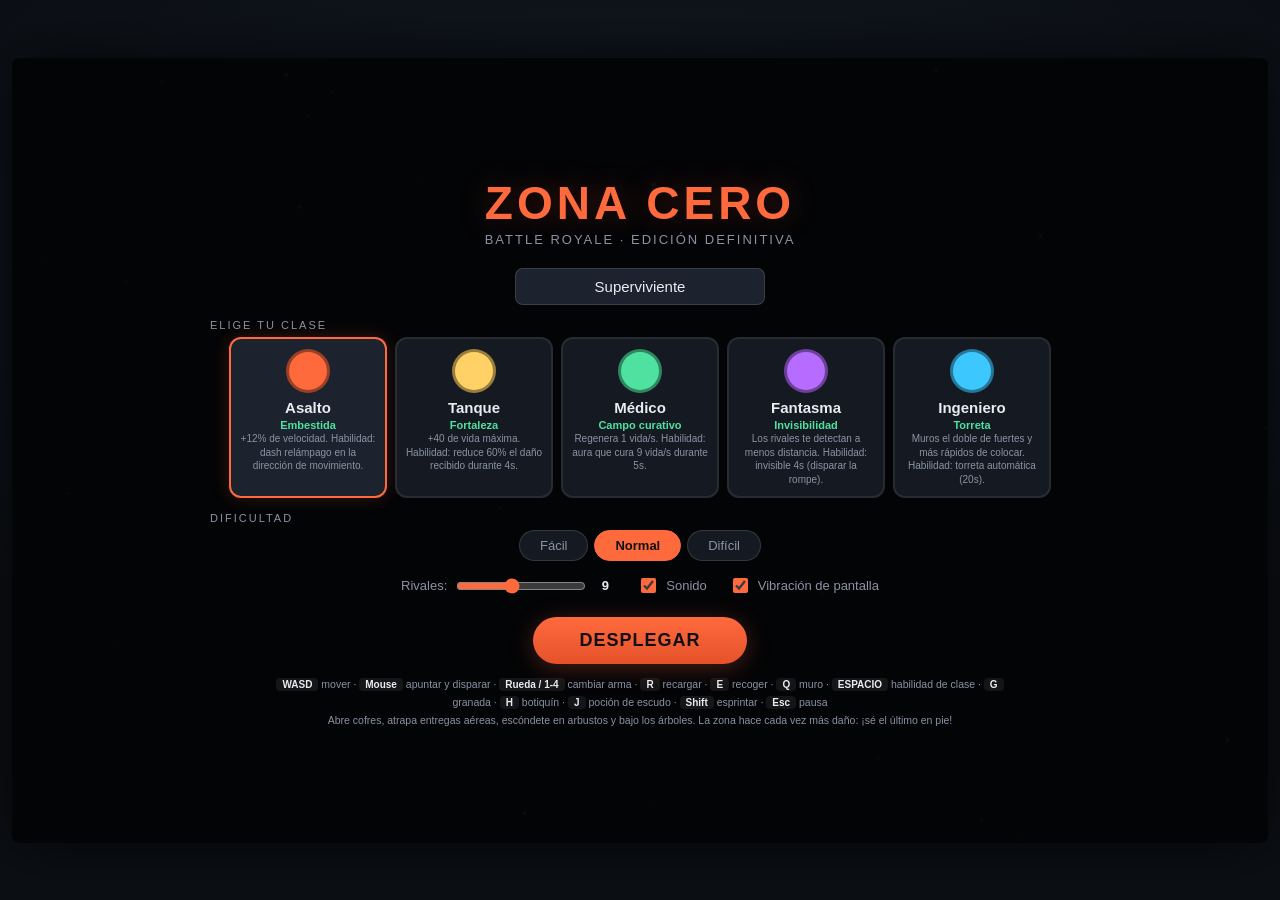
<file: index.html>
<!DOCTYPE html>
<html lang="es">
<head>
<meta charset="UTF-8">
<meta name="viewport" content="width=device-width, initial-scale=1.0">
<title>Zona Cero — Battle Royale Definitivo</title>
<style>
  :root{
    --bg:#0c0f14;
    --panel:#151a22;
    --panel2:#1c232e;
    --accent:#ff6a3d;
    --accent2:#4ee1a0;
    --text:#e8ecf1;
    --muted:#8993a4;
    --danger:#ff4757;
    --hp:#4ee1a0;
    --shield:#3dc7ff;
    --stam:#ffd166;
    --rare:#3da5ff;
    --epic:#b56cff;
    --legend:#ffa62e;
  }
  *{box-sizing:border-box;}
  html,body{margin:0;padding:0;background:var(--bg);color:var(--text);font-family:'Segoe UI',Arial,sans-serif;overflow:hidden;height:100%;}
  #game-wrap{position:relative;width:100%;height:100vh;display:flex;align-items:center;justify-content:center;background:radial-gradient(1200px 700px at 50% 30%, #131a24 0%, #0c0f14 70%);}
  #stage{position:relative;}
  canvas{background:#1a2318;display:block;border-radius:6px;box-shadow:0 0 60px rgba(0,0,0,0.7);}

  /* ---------- HUD ---------- */
  #hud{position:absolute;top:0;left:0;width:100%;height:100%;pointer-events:none;font-variant-numeric:tabular-nums;}
  .bar-wrap{position:absolute;left:14px;bottom:14px;width:280px;}
  .bar-row{display:flex;align-items:center;gap:8px;margin-bottom:5px;}
  .bar-label{font-size:10px;color:var(--muted);letter-spacing:1px;text-transform:uppercase;width:58px;text-align:right;}
  .bar-bg{flex:1;height:15px;background:#0008;border:1px solid #ffffff22;border-radius:8px;overflow:hidden;position:relative;}
  .bar-fill{height:100%;transition:width .12s ease;}
  .bar-num{position:absolute;right:6px;top:0;font-size:10px;line-height:15px;color:#fffc;text-shadow:0 1px 2px #000;}
  #hpFill{background:linear-gradient(90deg,var(--hp),#2b9);}
  #shieldFill{background:linear-gradient(90deg,var(--shield),#2af);}
  #stamFill{background:linear-gradient(90deg,var(--stam),#f9a825);}
  #levelTag{position:absolute;left:14px;bottom:88px;font-size:11px;color:var(--accent2);background:#0008;padding:3px 10px;border-radius:12px;border:1px solid #ffffff1a;}
  #xpMini{display:inline-block;width:70px;height:5px;background:#0009;border-radius:3px;overflow:hidden;vertical-align:middle;margin-left:6px;}
  #xpMiniFill{display:block;height:100%;background:var(--accent2);width:0%;}

  #slots{position:absolute;right:14px;bottom:14px;display:flex;gap:6px;}
  .slot{width:74px;height:58px;background:#000a;border:2px solid #ffffff22;border-radius:8px;padding:4px 5px;font-size:10px;color:var(--muted);display:flex;flex-direction:column;justify-content:space-between;}
  .slot .k{font-size:9px;color:#ffffff55;}
  .slot .n{font-size:10px;font-weight:700;color:var(--text);white-space:nowrap;overflow:hidden;text-overflow:ellipsis;}
  .slot .a{font-size:9px;color:var(--muted);}
  .slot.active{border-color:var(--accent);box-shadow:0 0 12px #ff6a3d55;background:#1a1410ee;}
  .slot.empty{opacity:.35;}

  #consumRow{position:absolute;right:14px;bottom:80px;display:flex;gap:6px;}
  .consum{width:58px;height:44px;background:#000a;border:1px solid #ffffff22;border-radius:8px;text-align:center;padding:3px;font-size:9px;color:var(--muted);}
  .consum b{display:block;font-size:14px;color:var(--text);}
  .consum .k{color:#ffffff55;}

  #abilityRow{position:absolute;left:50%;transform:translateX(-50%);bottom:14px;display:flex;gap:8px;}
  .abil{width:64px;height:64px;background:#000b;border:2px solid #ffffff22;border-radius:10px;text-align:center;padding:5px 2px;position:relative;overflow:hidden;}
  .abil .k{font-size:9px;color:#ffffff66;}
  .abil .icon{font-size:20px;line-height:24px;font-weight:800;color:var(--accent2);}
  .abil .nm{font-size:8px;color:var(--muted);white-space:nowrap;overflow:hidden;}
  .abil .cdmask{position:absolute;left:0;bottom:0;width:100%;background:#000c;transition:height .1s linear;}
  .abil .cdtxt{position:absolute;top:50%;left:50%;transform:translate(-50%,-50%);font-size:16px;font-weight:800;color:#fff;text-shadow:0 1px 3px #000;}
  .abil.ready{border-color:var(--accent2);box-shadow:0 0 10px #4ee1a044;}

  #topCenter{position:absolute;top:12px;left:50%;transform:translateX(-50%);text-align:center;}
  #zoneInfo{background:#000a;padding:5px 18px;border-radius:20px;border:1px solid #ffffff1a;font-size:13px;color:var(--muted);display:inline-block;}
  #zoneInfo b{color:var(--accent);}
  #matchInfo{margin-top:5px;font-size:12px;color:var(--muted);background:#0008;display:inline-block;padding:3px 14px;border-radius:14px;border:1px solid #ffffff12;}
  #matchInfo b{color:var(--text);}

  #killfeed{position:absolute;top:150px;right:12px;font-size:11px;color:var(--muted);text-align:right;max-width:240px;}
  #killfeed div{margin-bottom:3px;background:#0008;display:inline-block;padding:2px 8px;border-radius:6px;border:1px solid #ffffff10;}
  #killfeed .me{color:var(--accent2);border-color:#4ee1a033;}

  #announce{position:absolute;top:22%;left:50%;transform:translateX(-50%);font-size:26px;font-weight:800;letter-spacing:2px;color:var(--accent);text-shadow:0 2px 14px #000;opacity:0;transition:opacity .3s;text-align:center;white-space:nowrap;}
  #subAnnounce{font-size:13px;font-weight:400;color:var(--muted);letter-spacing:1px;margin-top:4px;}

  #pickupHint{position:absolute;top:56%;left:50%;transform:translateX(-50%);font-size:13px;color:var(--accent2);background:#000b;padding:5px 14px;border-radius:6px;display:none;border:1px solid #4ee1a033;}
  #pickupHint b{color:#fff;}

  #dmgVignette{position:absolute;inset:0;pointer-events:none;box-shadow:inset 0 0 120px 40px rgba(255,40,40,.55);opacity:0;border-radius:6px;}
  #healVignette{position:absolute;inset:0;pointer-events:none;box-shadow:inset 0 0 100px 30px rgba(78,225,160,.35);opacity:0;border-radius:6px;}

  /* ---------- OVERLAYS ---------- */
  .overlay{position:absolute;inset:0;background:#000c;display:flex;flex-direction:column;align-items:center;justify-content:center;text-align:center;z-index:10;border-radius:6px;overflow-y:auto;}
  .hidden{display:none !important;}

  /* LOBBY */
  #lobby h1{font-size:46px;margin:6px 0 0 0;letter-spacing:4px;color:var(--accent);text-shadow:0 0 30px #ff6a3d44;}
  #lobby .tagline{color:var(--muted);font-size:13px;margin:2px 0 14px 0;letter-spacing:2px;text-transform:uppercase;}
  .lob-section{margin:7px 0;width:min(860px,94%);}
  .lob-label{font-size:11px;color:var(--muted);text-transform:uppercase;letter-spacing:2px;margin-bottom:6px;text-align:left;}
  #nameInput{background:var(--panel2);border:1px solid #ffffff22;color:var(--text);font-size:15px;padding:9px 14px;border-radius:8px;width:250px;outline:none;text-align:center;}
  #nameInput:focus{border-color:var(--accent);}

  #classGrid{display:flex;gap:8px;justify-content:center;flex-wrap:wrap;}
  .classCard{background:var(--panel);border:2px solid #ffffff14;border-radius:12px;padding:10px 8px;width:158px;cursor:pointer;transition:all .15s;text-align:center;}
  .classCard:hover{transform:translateY(-3px);border-color:#ffffff44;}
  .classCard.sel{border-color:var(--accent);box-shadow:0 0 18px #ff6a3d33;background:var(--panel2);}
  .classCard .cIcon{width:44px;height:44px;border-radius:50%;margin:0 auto 6px auto;border:3px solid #0006;}
  .classCard h3{margin:0;font-size:15px;}
  .classCard .cAb{font-size:11px;color:var(--accent2);margin:3px 0 1px 0;font-weight:700;}
  .classCard .cDesc{font-size:10px;color:var(--muted);line-height:1.35;min-height:40px;}

  .segRow{display:flex;gap:6px;justify-content:center;flex-wrap:wrap;}
  .segBtn{background:var(--panel);border:1px solid #ffffff22;color:var(--muted);padding:7px 20px;border-radius:20px;cursor:pointer;font-size:13px;transition:all .12s;}
  .segBtn:hover{color:var(--text);}
  .segBtn.sel{background:var(--accent);color:#101010;border-color:var(--accent);font-weight:700;}

  .optRow{display:flex;gap:22px;justify-content:center;align-items:center;flex-wrap:wrap;font-size:13px;color:var(--muted);}
  .optRow label{display:flex;align-items:center;gap:7px;cursor:pointer;}
  input[type=range]{accent-color:var(--accent);width:130px;}
  input[type=checkbox]{accent-color:var(--accent);width:15px;height:15px;}
  #botCountVal{color:var(--text);font-weight:700;min-width:20px;display:inline-block;}

  #startBtn{margin-top:14px;background:linear-gradient(180deg,var(--accent),#e5522a);color:#101010;border:none;padding:13px 46px;border-radius:30px;font-size:18px;font-weight:800;cursor:pointer;letter-spacing:1px;box-shadow:0 4px 24px #ff6a3d44;}
  #startBtn:hover{filter:brightness(1.12);transform:translateY(-1px);}
  #lobbyControls{margin-top:12px;font-size:10.5px;color:var(--muted);line-height:1.7;max-width:760px;}
  #lobbyControls b{color:var(--text);background:#ffffff12;padding:1px 6px;border-radius:4px;font-size:10px;}

  /* PAUSE */
  #pauseOv h1{font-size:38px;margin:0 0 10px 0;letter-spacing:3px;}
  .ovBtn{margin-top:10px;background:var(--panel2);color:var(--text);border:1px solid #ffffff33;padding:11px 34px;border-radius:26px;font-size:15px;font-weight:700;cursor:pointer;min-width:220px;}
  .ovBtn:hover{border-color:var(--accent);color:var(--accent);}
  .ovBtn.primary{background:var(--accent);color:#101010;border-color:var(--accent);}
  .ovBtn.primary:hover{color:#101010;filter:brightness(1.1);}

  /* END */
  #endOv h1{font-size:50px;margin:0;letter-spacing:3px;}
  #placement{font-size:17px;color:var(--muted);margin:6px 0 14px 0;}
  #placement b{color:var(--text);font-size:22px;}
  #statsGrid{display:flex;gap:10px;flex-wrap:wrap;justify-content:center;margin-bottom:8px;}
  .statBox{background:var(--panel);border:1px solid #ffffff14;border-radius:10px;padding:10px 20px;min-width:110px;}
  .statBox .v{font-size:22px;font-weight:800;color:var(--accent2);}
  .statBox .l{font-size:10px;color:var(--muted);text-transform:uppercase;letter-spacing:1px;margin-top:2px;}
</style>
</head>
<body>
<div id="game-wrap">
  <div id="stage">
    <canvas id="c" width="960" height="600"></canvas>

    <div id="hud" class="hidden">
      <div id="dmgVignette"></div>
      <div id="healVignette"></div>

      <div class="bar-wrap">
        <div class="bar-row"><div class="bar-label">Escudo</div><div class="bar-bg"><div class="bar-fill" id="shieldFill" style="width:0%"></div><div class="bar-num" id="shieldNum">0</div></div></div>
        <div class="bar-row"><div class="bar-label">Vida</div><div class="bar-bg"><div class="bar-fill" id="hpFill" style="width:100%"></div><div class="bar-num" id="hpNum">100</div></div></div>
        <div class="bar-row"><div class="bar-label">Estamina</div><div class="bar-bg"><div class="bar-fill" id="stamFill" style="width:100%"></div><div class="bar-num" id="stamNum">100</div></div></div>
      </div>
      <div id="levelTag">Nivel <b id="lvlNum">1</b><span id="xpMini"><span id="xpMiniFill"></span></span></div>

      <div id="slots">
        <div class="slot" id="slotM"><span class="k">1 · CUERPO</span><span class="n" id="slotMName">Puños</span><span class="a">∞</span></div>
        <div class="slot empty" id="slotG1"><span class="k">2</span><span class="n" id="slotG1Name">—</span><span class="a" id="slotG1Ammo"></span></div>
        <div class="slot empty" id="slotG2"><span class="k">3</span><span class="n" id="slotG2Name">—</span><span class="a" id="slotG2Ammo"></span></div>
        <div class="slot empty" id="slotG3"><span class="k">4</span><span class="n" id="slotG3Name">—</span><span class="a" id="slotG3Ammo"></span></div>
      </div>
      <div id="consumRow">
        <div class="consum"><span class="k">G</span><b id="grenN">0</b>Granada</div>
        <div class="consum"><span class="k">H</span><b id="medN">0</b>Botiquín</div>
        <div class="consum"><span class="k">J</span><b id="shldN">0</b>P. Escudo</div>
      </div>

      <div id="abilityRow">
        <div class="abil" id="abWall"><span class="k">Q</span><div class="icon">▬</div><div class="nm">Muro</div><div class="cdmask" id="wallMask" style="height:0%"></div><div class="cdtxt" id="wallCdTxt"></div></div>
        <div class="abil" id="abClass"><span class="k">ESPACIO</span><div class="icon" id="abIcon">✦</div><div class="nm" id="abName">Habilidad</div><div class="cdmask" id="abMask" style="height:0%"></div><div class="cdtxt" id="abCdTxt"></div></div>
      </div>

      <div id="topCenter">
        <div id="zoneInfo"><span id="zoneLabel">Zona se cierra en</span> <b id="zoneTimer">--</b></div>
        <div id="matchInfo">Vivos: <b id="aliveN">--</b> · Bajas: <b id="killsN">0</b> · <b id="timeN">0:00</b></div>
      </div>

      <div id="killfeed"></div>
      <div id="announce"><span id="announceTxt"></span><div id="subAnnounce"></div></div>
      <div id="pickupHint">Presiona <b>E</b> — <span id="pickupLabel"></span></div>
    </div>

    <!-- LOBBY -->
    <div id="lobby" class="overlay">
      <h1>ZONA CERO</h1>
      <div class="tagline">Battle Royale · Edición Definitiva</div>

      <div class="lob-section" style="text-align:center;">
        <input id="nameInput" maxlength="14" placeholder="Tu nombre de guerra" value="Superviviente">
      </div>

      <div class="lob-section">
        <div class="lob-label">Elige tu clase</div>
        <div id="classGrid"></div>
      </div>

      <div class="lob-section">
        <div class="lob-label">Dificultad</div>
        <div class="segRow" id="diffRow"></div>
      </div>

      <div class="lob-section">
        <div class="optRow">
          <label>Rivales: <input type="range" id="botCount" min="4" max="16" value="9"> <span id="botCountVal">9</span></label>
          <label><input type="checkbox" id="optSound" checked> Sonido</label>
          <label><input type="checkbox" id="optShake" checked> Vibración de pantalla</label>
        </div>
      </div>

      <button id="startBtn">DESPLEGAR</button>

      <div id="lobbyControls">
        <b>WASD</b> mover · <b>Mouse</b> apuntar y disparar · <b>Rueda / 1-4</b> cambiar arma · <b>R</b> recargar ·
        <b>E</b> recoger · <b>Q</b> muro · <b>ESPACIO</b> habilidad de clase · <b>G</b> granada ·
        <b>H</b> botiquín · <b>J</b> poción de escudo · <b>Shift</b> esprintar · <b>Esc</b> pausa<br>
        Abre cofres, atrapa entregas aéreas, escóndete en arbustos y bajo los árboles. La zona hace cada vez más daño: ¡sé el último en pie!
      </div>
    </div>

    <!-- PAUSE -->
    <div id="pauseOv" class="overlay hidden">
      <h1>PAUSA</h1>
      <button class="ovBtn primary" id="resumeBtn">Reanudar</button>
      <button class="ovBtn" id="quitBtn">Abandonar partida</button>
    </div>

    <!-- END -->
    <div id="endOv" class="overlay hidden">
      <h1 id="endTitle">FIN</h1>
      <div id="placement"></div>
      <div id="statsGrid">
        <div class="statBox"><div class="v" id="stKills">0</div><div class="l">Bajas</div></div>
        <div class="statBox"><div class="v" id="stDmg">0</div><div class="l">Daño hecho</div></div>
        <div class="statBox"><div class="v" id="stChests">0</div><div class="l">Cofres</div></div>
        <div class="statBox"><div class="v" id="stTime">0:00</div><div class="l">Supervivencia</div></div>
        <div class="statBox"><div class="v" id="stLvl">1</div><div class="l">Nivel</div></div>
      </div>
      <button class="ovBtn primary" id="againBtn">Jugar de nuevo</button>
      <button class="ovBtn" id="toLobbyBtn">Volver al lobby</button>
    </div>
  </div>
</div>

<script>
(function(){
"use strict";

// ============================================================
//  UTILIDADES
// ============================================================
function rand(a,b){return a + Math.random()*(b-a);}
function randi(a,b){return Math.floor(rand(a,b+1));}
function dist(a,b){return Math.hypot(a.x-b.x, a.y-b.y);}
function clamp(v,lo,hi){return Math.max(lo,Math.min(hi,v));}
function lerp(a,b,t){return a+(b-a)*t;}
function angTo(a,b){return Math.atan2(b.y-a.y, b.x-a.x);}
function pick(arr){return arr[Math.floor(Math.random()*arr.length)];}
function esc(s){return String(s).replace(/&/g,'&amp;').replace(/</g,'&lt;').replace(/>/g,'&gt;').replace(/"/g,'&quot;');}
function fmtTime(s){s=Math.max(0,Math.floor(s));return Math.floor(s/60)+':'+String(s%60).padStart(2,'0');}
const $ = id => document.getElementById(id);

// ============================================================
//  CONFIGURACIÓN
// ============================================================
const WORLD = {w: 3000, h: 2200};
const VIEW = {w: 960, h: 600};

const AMMO_NAMES = {ligera:'Munición ligera', media:'Munición media', cartuchos:'Cartuchos', cohetes:'Cohetes'};

const WEAPONS = {
  fists:   {name:'Puños',          melee:true, dmg:10, rate:0.45, range:52,  arc:0.75},
  knife:   {name:'Cuchillo táctico',melee:true, dmg:24, rate:0.38, range:58,  arc:0.65},
  pistol:  {name:'Pistola',        dmg:13, rate:0.26, speed:680,  range:820,  mag:15, ammo:'ligera',   spread:0.035, reload:1.1, color:'#e8ecf1'},
  smg:     {name:'Subfusil',       dmg:8,  rate:0.085,speed:640,  range:620,  mag:28, ammo:'ligera',   spread:0.095, reload:1.5, color:'#9be1ff'},
  shotgun: {name:'Escopeta',       dmg:9,  rate:0.85, speed:560,  range:400,  mag:6,  ammo:'cartuchos',spread:0.17,  reload:1.9, pellets:6, color:'#ffb347'},
  rifle:   {name:'Rifle de asalto',dmg:15, rate:0.125,speed:900,  range:1050, mag:30, ammo:'media',    spread:0.05,  reload:1.7, color:'#4ee1a0'},
  sniper:  {name:'Francotirador',  dmg:72, rate:1.45, speed:1500, range:1700, mag:5,  ammo:'media',    spread:0.004, reload:2.3, tracer:true, color:'#ff8ad4'},
  rocket:  {name:'Lanzacohetes',   dmg:78, rate:1.7,  speed:430,  range:950,  mag:1,  ammo:'cohetes',  spread:0.01,  reload:2.5, explosive:true, radius:100, color:'#ff6a3d'},
  minigun: {name:'Minigun',        dmg:7,  rate:0.055,speed:780,  range:720,  mag:90, ammo:'ligera',   spread:0.12,  reload:3.2, color:'#ffe97a'}
};
const GUN_KEYS = ['pistol','smg','shotgun','rifle','sniper','rocket','minigun'];

const RARITIES = {
  common:   {name:'Común',      mult:1.0,  color:'#b8c2cc', w:50},
  rare:     {name:'Rara',       mult:1.16, color:'#3da5ff', w:30},
  epic:     {name:'Épica',      mult:1.34, color:'#b56cff', w:15},
  legendary:{name:'Legendaria', mult:1.55, color:'#ffa62e', w:5}
};
function rollRarity(bonus){
  bonus = bonus||0;
  let entries = Object.entries(RARITIES);
  let total = 0;
  const ws = entries.map(([k,r],i)=>{ const w = r.w + bonus*i*6; total += w; return w; });
  let roll = Math.random()*total;
  for(let i=0;i<entries.length;i++){ roll -= ws[i]; if(roll<=0) return entries[i][0]; }
  return 'common';
}

const CLASSES = {
  asalto: {
    name:'Asalto', color:'#ff6a3d', icon:'➤',
    ability:'Embestida', cd:6,
    desc:'+12% de velocidad. Habilidad: dash relámpago en la dirección de movimiento.'
  },
  tanque: {
    name:'Tanque', color:'#ffd166', icon:'⬢',
    ability:'Fortaleza', cd:15,
    desc:'+40 de vida máxima. Habilidad: reduce 60% el daño recibido durante 4s.'
  },
  medico: {
    name:'Médico', color:'#4ee1a0', icon:'+',
    ability:'Campo curativo', cd:17,
    desc:'Regenera 1 vida/s. Habilidad: aura que cura 9 vida/s durante 5s.'
  },
  fantasma: {
    name:'Fantasma', color:'#b56cff', icon:'◍',
    ability:'Invisibilidad', cd:18,
    desc:'Los rivales te detectan a menos distancia. Habilidad: invisible 4s (disparar la rompe).'
  },
  ingeniero: {
    name:'Ingeniero', color:'#3dc7ff', icon:'⚙',
    ability:'Torreta', cd:24,
    desc:'Muros el doble de fuertes y más rápidos de colocar. Habilidad: torreta automática (20s).'
  }
};

const DIFFS = {
  facil:   {name:'Fácil',   bots:6,  acc:0.5,  botDmg:0.65, botHp:0.8, detect:360, reaction:1.5, rarBonus:0,   fireMult:1.9},
  normal:  {name:'Normal',  bots:9,  acc:0.75, botDmg:0.9,  botHp:1.0, detect:450, reaction:1.15, rarBonus:0.6, fireMult:1.45},
  dificil: {name:'Difícil', bots:13, acc:0.9,  botDmg:1.15, botHp:1.25, detect:560, reaction:0.9, rarBonus:1.2, fireMult:1.1}
};

const ZONE_PHASES = [
  {wait:26, shrink:11, factor:0.68, dmg:2},
  {wait:19, shrink:10, factor:0.64, dmg:4},
  {wait:16, shrink:9,  factor:0.60, dmg:7},
  {wait:13, shrink:8,  factor:0.55, dmg:12},
  {wait:11, shrink:7,  factor:0.50, dmg:18},
  {wait:10, shrink:6,  factor:0.45, dmg:26}
];

const BOT_NAMES = ['Víbora','Cóndor','Trueno','Sombra','Lobo','Águila','Chispa','Bruma','Colmillo','Titán','Cuervo','Relámpago','Pantera','Escarcha','Fénix','Halcón','Tormenta','Duende','Coyote','Avispa','Puma','Ceniza'];

const N_CHESTS = 26;
const N_ROCKS = 16;
const N_TREES = 18;
const N_BUSHES = 14;
const AIRDROP_INTERVAL = 42;
const WALL_MAX = 6;

// ============================================================
//  SONIDO (WebAudio sintetizado)
// ============================================================
let AC = null;
function audio(){ if(!settings.sound) return null; if(!AC){ try{ AC = new (window.AudioContext||window.webkitAudioContext)(); }catch(e){ return null; } } if(AC.state==='suspended') AC.resume(); return AC; }
function tone(freq, dur, type, vol, slideTo, delay){
  const ac = audio(); if(!ac) return;
  const t0 = ac.currentTime + (delay||0);
  const o = ac.createOscillator(), g = ac.createGain();
  o.type = type||'square'; o.frequency.setValueAtTime(freq, t0);
  if(slideTo) o.frequency.exponentialRampToValueAtTime(Math.max(20,slideTo), t0+dur);
  g.gain.setValueAtTime(vol||0.08, t0);
  g.gain.exponentialRampToValueAtTime(0.0001, t0+dur);
  o.connect(g); g.connect(ac.destination);
  o.start(t0); o.stop(t0+dur+0.02);
}
function noise(dur, vol, freq){
  const ac = audio(); if(!ac) return;
  const len = Math.floor(ac.sampleRate*dur);
  const buf = ac.createBuffer(1,len,ac.sampleRate);
  const d = buf.getChannelData(0);
  for(let i=0;i<len;i++) d[i] = (Math.random()*2-1)*(1-i/len);
  const src = ac.createBufferSource(); src.buffer = buf;
  const f = ac.createBiquadFilter(); f.type='lowpass'; f.frequency.value = freq||1200;
  const g = ac.createGain(); g.gain.value = vol||0.15;
  src.connect(f); f.connect(g); g.connect(ac.destination); src.start();
}
const SFX = {
  shot(key){ const f = {pistol:520,smg:640,rifle:430,sniper:200,minigun:700,rocket:150,shotgun:240}[key]||500;
    if(key==='shotgun'){ noise(0.16,0.2,900); tone(f,0.12,'sawtooth',0.06,f*0.4); }
    else if(key==='rocket'){ noise(0.3,0.22,500); tone(f,0.3,'sawtooth',0.1,60); }
    else if(key==='sniper'){ noise(0.2,0.25,1400); tone(f,0.25,'sawtooth',0.09,50); }
    else { tone(f,0.07,'square',0.05,f*0.5); noise(0.05,0.08,2000); } },
  melee(){ noise(0.08,0.1,600); tone(180,0.08,'triangle',0.06,90); },
  hit(){ tone(220,0.06,'square',0.07,140); },
  hitConfirm(){ tone(880,0.05,'sine',0.06,660); },
  hurt(){ tone(140,0.18,'sawtooth',0.1,60); },
  explosion(){ noise(0.6,0.35,300); tone(80,0.5,'sine',0.2,30); },
  pickup(){ tone(660,0.07,'sine',0.07); tone(990,0.09,'sine',0.07,undefined,0.07); },
  heal(){ tone(440,0.15,'sine',0.05,660); tone(660,0.2,'sine',0.05,880,0.12); },
  shield(){ tone(330,0.2,'triangle',0.06,520); },
  reload(){ tone(300,0.05,'square',0.04); tone(420,0.05,'square',0.04,undefined,0.12); },
  empty(){ tone(200,0.05,'square',0.05,150); },
  wall(){ noise(0.12,0.12,400); tone(120,0.1,'triangle',0.07); },
  zone(){ tone(520,0.25,'sine',0.09,520); tone(520,0.25,'sine',0.09,520,undefined,0.35); },
  airdrop(){ tone(700,0.2,'sine',0.07,900); tone(900,0.25,'sine',0.07,1100,0.2); },
  levelup(){ [523,659,784,1046].forEach((f,i)=>tone(f,0.14,'sine',0.07,undefined,i*0.08)); },
  death(){ tone(300,0.6,'sawtooth',0.12,50); },
  victory(){ [523,659,784,1046,784,1046,1318].forEach((f,i)=>tone(f,0.22,'triangle',0.08,undefined,i*0.13)); },
  dash(){ noise(0.12,0.1,3000); tone(900,0.1,'sine',0.05,1400); },
  turret(){ tone(760,0.04,'square',0.04,600); },
  grenadeThrow(){ noise(0.06,0.06,2500); }
};

// ============================================================
//  ESTADO GLOBAL
// ============================================================
const canvas = $('c');
const ctx = canvas.getContext('2d');

let state = 'lobby'; // lobby | game | pause | over
let settings = {name:'Superviviente', cls:'asalto', diff:'normal', bots:9, sound:true, shake:true};

let keys = {};
let mouse = {x:VIEW.w/2, y:VIEW.h/2, down:false};
let cam = {x:0,y:0};
let shake = 0;
let elapsed = 0;
let lastTime = 0;

let obstacles = [], bushes = [], walls = [], turrets = [];
let chests = [], items = [], airdrops = [];
let bullets = [], grenades = [], particles = [], floaters = [];
let decor = [];
let bots = [];
let player = null;
let zone = null;
let airdropTimer = AIRDROP_INTERVAL;
let killfeedMsgs = [];
let announceTimer = 0;
let dmgFlash = 0, healFlash = 0;
let totalCombatants = 0;
let gameOverPending = -1;
let stats = {kills:0, dmg:0, chests:0, time:0};
let lobbyEmbers = [];

// ============================================================
//  LOBBY
// ============================================================
function buildLobby(){
  const grid = $('classGrid');
  grid.innerHTML = '';
  for(const [key,c] of Object.entries(CLASSES)){
    const card = document.createElement('div');
    card.className = 'classCard' + (key===settings.cls?' sel':'');
    card.innerHTML = `<div class="cIcon" style="background:${c.color}"></div><h3>${c.name}</h3><div class="cAb">${c.ability}</div><div class="cDesc">${c.desc}</div>`;
    card.addEventListener('click', ()=>{
      settings.cls = key;
      grid.querySelectorAll('.classCard').forEach(el=>el.classList.remove('sel'));
      card.classList.add('sel');
      SFX.pickup();
    });
    grid.appendChild(card);
  }
  const diffRow = $('diffRow');
  diffRow.innerHTML = '';
  for(const [key,d] of Object.entries(DIFFS)){
    const b = document.createElement('button');
    b.className = 'segBtn' + (key===settings.diff?' sel':'');
    b.textContent = d.name;
    b.addEventListener('click', ()=>{
      settings.diff = key;
      diffRow.querySelectorAll('.segBtn').forEach(el=>el.classList.remove('sel'));
      b.classList.add('sel');
      $('botCount').value = d.bots;
      $('botCountVal').textContent = d.bots;
      SFX.pickup();
    });
    diffRow.appendChild(b);
  }
  $('botCount').addEventListener('input', e=>{ $('botCountVal').textContent = e.target.value; });
  for(let i=0;i<40;i++) lobbyEmbers.push({x:rand(0,VIEW.w),y:rand(0,VIEW.h),s:rand(0.4,1.6),v:rand(6,26)});
}

$('startBtn').addEventListener('click', ()=>{
  settings.name = $('nameInput').value.trim() || 'Superviviente';
  settings.bots = parseInt($('botCount').value,10);
  settings.sound = $('optSound').checked;
  settings.shake = $('optShake').checked;
  audio();
  startGame();
});
$('resumeBtn').addEventListener('click', ()=> setPause(false));
$('quitBtn').addEventListener('click', ()=> toLobby());
$('againBtn').addEventListener('click', ()=> startGame());
$('toLobbyBtn').addEventListener('click', ()=> toLobby());

function toLobby(){
  state = 'lobby';
  $('lobby').classList.remove('hidden');
  $('pauseOv').classList.add('hidden');
  $('endOv').classList.add('hidden');
  $('hud').classList.add('hidden');
  canvas.style.cursor = 'default';
}

function setPause(p){
  if(state!=='game' && state!=='pause') return;
  state = p ? 'pause' : 'game';
  $('pauseOv').classList.toggle('hidden', !p);
  canvas.style.cursor = p ? 'default' : 'none';
}

// ============================================================
//  CREACIÓN DE ENTIDADES
// ============================================================
function makeWeaponInst(key, rarity){
  return {key, rarity: rarity||'common', mag: WEAPONS[key].melee ? Infinity : WEAPONS[key].mag};
}
function weaponDmg(inst){ return WEAPONS[inst.key].dmg * RARITIES[inst.rarity].mult; }
function weaponLabel(inst){ return WEAPONS[inst.key].name + ' (' + RARITIES[inst.rarity].name + ')'; }

function makePlayer(){
  const cls = CLASSES[settings.cls];
  const maxHp = settings.cls==='tanque' ? 140 : 100;
  return {
    isPlayer:true, name: settings.name, cls: settings.cls, color: cls.color,
    x: 0, y: 0, r: 16,
    hp: maxHp, maxHp, shield: 0, maxShield: 100,
    stam: 100, maxStam: 100,
    baseSpeed: settings.cls==='asalto' ? 213 : 190,
    facing: 0, alive: true,
    meleeKey: 'fists',
    guns: [null,null,null], slot: 1,
    reserve: {ligera:45, media:0, cartuchos:0, cohetes:0},
    meds:1, shieldPots:0, grens:0,
    fireT:0, reloadT:0, reloading:false,
    channel:null,
    speedUntil:0, fortifyUntil:0, invisUntil:0, healFieldUntil:0,
    abilityCd:0, wallCd:0,
    dashT:0, dashDx:0, dashDy:0,
    hitFlash:0, lastShotT:-99,
    xp:0, level:1, xpNext:100,
    inBush:false
  };
}

function makeBot(diff, usedNames){
  let x,y,tries=0;
  do{ x = rand(160, WORLD.w-160); y = rand(160, WORLD.h-160); tries++; }
  while((dist({x,y},player)<520 || blockedAt(x,y,16)) && tries<80);
  const names = BOT_NAMES.filter(n=>!usedNames.has(n));
  const nm = names.length ? pick(names) : 'Rival '+randi(10,99);
  usedNames.add(nm);
  const wkey = pick(['pistol','pistol','smg','shotgun','rifle']);
  return {
    isPlayer:false, name: nm, color:'#ff6a3d',
    x, y, r:16,
    hp: Math.round(80*diff.botHp), maxHp: Math.round(80*diff.botHp),
    shield: Math.random()<0.4 ? randi(20,50) : 0, maxShield:100,
    speed: rand(120,150), alive:true, facing: rand(0,Math.PI*2),
    weapon: makeWeaponInst(wkey, rollRarity(diff.rarBonus)),
    dmgMult: diff.botDmg,
    fireT: rand(0.4,1.4), reloadT:0, aimAngle:0,
    state:'roam', roamTarget:{x:rand(100,WORLD.w-100),y:rand(100,WORLD.h-100)},
    target:null, threat:null, threatT:0, reactT: rand(0.2,diff.reaction),
    strafeDir: Math.random()<0.5?1:-1, strafeT: rand(0.5,1.5),
    meds: randi(0,2), healT:0,
    hitFlash:0, lootChest:null, invisUntil:0, speedUntil:0, fortifyUntil:0,
    dropRarBonus: diff.rarBonus
  };
}

function spawnChest(){
  let x,y,tries=0;
  do{ x = rand(120, WORLD.w-120); y = rand(120, WORLD.h-120); tries++; }
  while(blockedAt(x,y,20) && tries<60);
  return {x, y, r:17, opened:false, openAnim:0};
}

// ============================================================
//  INICIO DE PARTIDA
// ============================================================
function startGame(){
  const diff = DIFFS[settings.diff];
  obstacles=[]; bushes=[]; walls=[]; turrets=[];
  chests=[]; items=[]; airdrops=[];
  bullets=[]; grenades=[]; particles=[]; floaters=[];
  decor=[]; bots=[]; killfeedMsgs=[];
  elapsed=0; shake=0; airdropTimer=AIRDROP_INTERVAL; announceTimer=0;
  dmgFlash=0; healFlash=0; gameOverPending=-1;
  stats = {kills:0, dmg:0, chests:0, time:0};

  zone = {cx: WORLD.w/2, cy: WORLD.h/2, r: Math.hypot(WORLD.w,WORLD.h)*0.42,
          phase:0, timer: ZONE_PHASES[0].wait, shrinking:false, shrinkT:0,
          startR:0,targetR:0,startCx:0,startCy:0,targetCx:0,targetCy:0, done:false};

  for(let i=0;i<N_ROCKS;i++) obstacles.push({x:rand(90,WORLD.w-90),y:rand(90,WORLD.h-90),r:rand(24,46),type:'rock',shade:rand(0.85,1.15)});
  for(let i=0;i<N_TREES;i++) obstacles.push({x:rand(90,WORLD.w-90),y:rand(90,WORLD.h-90),r:rand(12,17),canopy:rand(46,74),type:'tree',shade:rand(0.8,1.2)});
  for(let i=0;i<N_BUSHES;i++) bushes.push({x:rand(80,WORLD.w-80),y:rand(80,WORLD.h-80),r:rand(28,40),shade:rand(0.85,1.15)});
  for(let i=0;i<120;i++) decor.push({x:rand(0,WORLD.w),y:rand(0,WORLD.h),r:rand(6,22),c:Math.random()<0.5?'rgba(70,110,60,0.25)':'rgba(45,75,50,0.3)'});

  player = makePlayer();
  // posición inicial despejada, algo alejada del centro
  let px,py,tries=0;
  do{ const a=rand(0,Math.PI*2), d=rand(300, zone.r*0.7); px=clamp(zone.cx+Math.cos(a)*d,60,WORLD.w-60); py=clamp(zone.cy+Math.sin(a)*d,60,WORLD.h-60); tries++; }
  while(blockedAt(px,py,18) && tries<80);
  player.x=px; player.y=py;
  player.guns[0] = makeWeaponInst('pistol','common');

  for(let i=0;i<N_CHESTS;i++) chests.push(spawnChest());
  const usedNames = new Set();
  for(let i=0;i<settings.bots;i++) bots.push(makeBot(diff, usedNames));
  totalCombatants = settings.bots + 1;

  $('lobby').classList.add('hidden');
  $('endOv').classList.add('hidden');
  $('pauseOv').classList.add('hidden');
  $('hud').classList.remove('hidden');
  canvas.style.cursor = 'none';
  const cls = CLASSES[settings.cls];
  $('abIcon').textContent = cls.icon;
  $('abName').textContent = cls.ability;
  renderKillfeed();
  announce('¡QUE EMPIECE LA BATALLA!', totalCombatants + ' combatientes en la isla');
  state = 'game';
  lastTime = performance.now();
}

// ============================================================
//  ENTRADA
// ============================================================
window.addEventListener('keydown', e=>{
  const k = e.key.toLowerCase();
  keys[k] = true;
  if(k==='escape'){ if(state==='game') setPause(true); else if(state==='pause') setPause(false); return; }
  if(state!=='game') return;
  if(k===' '){ e.preventDefault(); useAbility(); }
  if(k==='1') selectSlot(0);
  if(k==='2') selectSlot(1);
  if(k==='3') selectSlot(2);
  if(k==='4') selectSlot(3);
  if(k==='r') startReload();
  if(k==='e') tryPickup();
  if(k==='q') tryPlaceWall();
  if(k==='g') throwGrenade();
  if(k==='h' || k==='5') useMed();
  if(k==='j' || k==='6') useShieldPot();
});
window.addEventListener('keyup', e=>{ keys[e.key.toLowerCase()] = false; });
window.addEventListener('blur', ()=>{ keys={}; mouse.down=false; });

canvas.addEventListener('mousemove', e=>{
  const rect = canvas.getBoundingClientRect();
  mouse.x = (e.clientX - rect.left) * (canvas.width/rect.width);
  mouse.y = (e.clientY - rect.top) * (canvas.height/rect.height);
});
canvas.addEventListener('mousedown', e=>{ if(e.button===0) mouse.down = true; });
window.addEventListener('mouseup', ()=>{ mouse.down = false; });
canvas.addEventListener('contextmenu', e=>e.preventDefault());
canvas.addEventListener('wheel', e=>{
  if(state!=='game') return;
  e.preventDefault();
  const dir = e.deltaY>0 ? 1 : -1;
  let s = player.slot;
  for(let i=0;i<4;i++){
    s = (s + dir + 4) % 4;
    if(s===0 || player.guns[s-1]){ selectSlot(s); break; }
  }
},{passive:false});

// escalado responsivo del canvas
function fitCanvas(){
  const availW = window.innerWidth - 24, availH = window.innerHeight - 24;
  const scale = Math.min(availW/VIEW.w, availH/VIEW.h, 1.6);
  canvas.style.width = (VIEW.w*scale)+'px';
  canvas.style.height = (VIEW.h*scale)+'px';
}
window.addEventListener('resize', fitCanvas);

// ============================================================
//  INVENTARIO / ACCIONES DEL JUGADOR
// ============================================================
function currentWeapon(){
  if(player.slot===0) return makeCurrentMelee();
  return player.guns[player.slot-1];
}
let _meleeCache = null;
function makeCurrentMelee(){
  if(!_meleeCache || _meleeCache.key!==player.meleeKey) _meleeCache = makeWeaponInst(player.meleeKey,'common');
  return _meleeCache;
}
function selectSlot(s){
  if(s!==0 && !player.guns[s-1]) return;
  if(player.slot===s) return;
  player.slot = s;
  player.reloading = false; player.reloadT = 0;
  player.channel = null;
  player.fireT = Math.max(player.fireT, 0.12);
}
function startReload(){
  const w = currentWeapon();
  if(!w || WEAPONS[w.key].melee || player.reloading || player.channel) return;
  const def = WEAPONS[w.key];
  if(w.mag >= def.mag) return;
  if(player.reserve[def.ammo] <= 0){ SFX.empty(); addFloater(player.x, player.y-26, 'Sin ' + AMMO_NAMES[def.ammo].toLowerCase(), '#ff6a3d'); return; }
  player.reloading = true;
  player.reloadT = def.reload;
  SFX.reload();
}
function finishReload(){
  const w = currentWeapon();
  player.reloading = false;
  if(!w || WEAPONS[w.key].melee) return;
  const def = WEAPONS[w.key];
  const need = def.mag - w.mag;
  const take = Math.min(need, player.reserve[def.ammo]);
  w.mag += take;
  player.reserve[def.ammo] -= take;
}
function useMed(){
  if(player.meds<=0 || player.channel || player.hp>=player.maxHp) return;
  player.channel = {type:'med', t:2.4, total:2.4};
}
function useShieldPot(){
  if(player.shieldPots<=0 || player.channel || player.shield>=player.maxShield) return;
  player.channel = {type:'shield', t:1.6, total:1.6};
}
function throwGrenade(){
  if(player.grens<=0 || player.channel) return;
  player.grens--;
  const a = player.facing;
  const d = clamp(dist(player, screenToWorld(mouse.x,mouse.y)), 120, 460);
  // 3.3 compensa el rozamiento para que caiga cerca del cursor
  grenades.push({
    x:player.x+Math.cos(a)*20, y:player.y+Math.sin(a)*20,
    dx:Math.cos(a)*d*3.3, dy:Math.sin(a)*d*3.3,
    fuse:1.15, owner:player, r:6
  });
  SFX.grenadeThrow();
  breakInvis(player);
}
function tryPlaceWall(){
  if(player.wallCd>0 || player.channel) return;
  const a = player.facing;
  const wx = player.x + Math.cos(a)*52, wy = player.y + Math.sin(a)*52;
  const hp = player.cls==='ingeniero' ? 200 : 100;
  // el muro se coloca perpendicular a la dirección de apuntado (como escudo)
  walls.push({x:wx,y:wy,angle:a+Math.PI/2,len:76,thick:14,hp,maxHp:hp});
  const max = player.cls==='ingeniero' ? WALL_MAX+4 : WALL_MAX;
  while(walls.length>max) walls.shift();
  player.wallCd = player.cls==='ingeniero' ? 1.8 : 4;
  SFX.wall();
}
function useAbility(){
  if(player.abilityCd>0 || !player.alive) return;
  const cls = player.cls;
  if(cls==='asalto'){
    let dx=0,dy=0;
    if(keys['w'])dy-=1; if(keys['s'])dy+=1; if(keys['a'])dx-=1; if(keys['d'])dx+=1;
    if(dx===0&&dy===0){ dx=Math.cos(player.facing); dy=Math.sin(player.facing); }
    const l=Math.hypot(dx,dy); dx/=l; dy/=l;
    player.dashT=0.16; player.dashDx=dx*1500; player.dashDy=dy*1500;
    SFX.dash();
    addFloater(player.x,player.y-30,'¡Embestida!','#ff6a3d');
  } else if(cls==='tanque'){
    player.fortifyUntil = elapsed+4;
    SFX.shield();
    addFloater(player.x,player.y-30,'¡Fortaleza!','#ffd166');
  } else if(cls==='medico'){
    player.healFieldUntil = elapsed+5;
    SFX.heal();
    addFloater(player.x,player.y-30,'Campo curativo','#4ee1a0');
  } else if(cls==='fantasma'){
    player.invisUntil = elapsed+4;
    SFX.dash();
    addFloater(player.x,player.y-30,'Invisible','#b56cff');
  } else if(cls==='ingeniero'){
    const a=player.facing;
    turrets.push({x:player.x+Math.cos(a)*44, y:player.y+Math.sin(a)*44, r:13, hp:70, maxHp:70, life:20, fireT:0.4, angle:a});
    SFX.wall();
    addFloater(player.x,player.y-30,'Torreta desplegada','#3dc7ff');
  }
  player.abilityCd = CLASSES[cls].cd;
}
function breakInvis(ent){ if(ent.invisUntil>elapsed) ent.invisUntil = elapsed; }

// ============================================================
//  BOTÍN
// ============================================================
function spawnItem(x,y,it){
  it.x = x + rand(-22,22); it.y = y + rand(-22,22);
  it.bob = rand(0,Math.PI*2);
  items.push(it);
}
function chestLoot(x,y,rarBonus,rich){
  const n = rich ? randi(3,4) : randi(2,3);
  for(let i=0;i<n;i++){
    const roll = Math.random();
    if(roll<0.42){
      const key = rich ? pick(['rifle','sniper','rocket','minigun','shotgun']) : pick(GUN_KEYS.slice(0, 6));
      spawnItem(x,y,{type:'weapon', inst: makeWeaponInst(key, rich?'legendary':rollRarity(rarBonus))});
    } else if(roll<0.62){
      const at = pick(['ligera','ligera','media','cartuchos','media','cohetes']);
      spawnItem(x,y,{type:'ammo', ammo:at, amount: at==='cohetes'?3:(at==='cartuchos'?10:randi(20,40))});
    } else if(roll<0.74){ spawnItem(x,y,{type:'med', amount:1});
    } else if(roll<0.84){ spawnItem(x,y,{type:'shieldPot', amount:1});
    } else if(roll<0.92){ spawnItem(x,y,{type:'gren', amount:2});
    } else if(roll<0.97){ spawnItem(x,y,{type:'speed', duration:9});
    } else { spawnItem(x,y,{type:'knife'}); }
  }
}
function itemLabel(it){
  if(it.type==='weapon') return weaponLabel(it.inst);
  if(it.type==='ammo') return AMMO_NAMES[it.ammo]+' ×'+it.amount;
  if(it.type==='med') return 'Botiquín';
  if(it.type==='shieldPot') return 'Poción de escudo';
  if(it.type==='gren') return 'Granadas ×'+it.amount;
  if(it.type==='speed') return 'Poción de velocidad';
  if(it.type==='knife') return 'Cuchillo táctico';
  return 'objeto';
}
function itemColor(it){
  if(it.type==='weapon') return RARITIES[it.inst.rarity].color;
  return {ammo:'#b8c2cc', med:'#4ee1a0', shieldPot:'#3dc7ff', gren:'#ff6a3d', speed:'#ffd166', knife:'#ff8ad4'}[it.type]||'#fff';
}

function nearestPickup(){
  let best=null, bd=48;
  for(const it of items){ const d=dist(it,player); if(d<bd){bd=d;best={kind:'item',ref:it,label:itemLabel(it)};} }
  for(const c of chests){ if(c.opened) continue; const d=dist(c,player); if(d<bd+6){bd=d;best={kind:'chest',ref:c,label:'Abrir cofre'};} }
  for(const a of airdrops){ if(a.opened||a.fall>0) continue; const d=dist(a,player); if(d<bd+10){bd=d;best={kind:'drop',ref:a,label:'Abrir entrega aérea'};} }
  return best;
}

function tryPickup(){
  const p = nearestPickup();
  if(!p) return;
  if(p.kind==='chest'){
    p.ref.opened = true; p.ref.openAnim = 0.4;
    stats.chests++;
    givePlayerXp(10);
    chestLoot(p.ref.x, p.ref.y, DIFFS[settings.diff].rarBonus, false);
    SFX.pickup();
    return;
  }
  if(p.kind==='drop'){
    p.ref.opened = true;
    stats.chests++;
    givePlayerXp(25);
    chestLoot(p.ref.x, p.ref.y, 0, true);
    spawnItem(p.ref.x, p.ref.y, {type:'med', amount:1});
    spawnItem(p.ref.x, p.ref.y, {type:'shieldPot', amount:1});
    SFX.pickup();
    addMsg('Has saqueado una entrega aérea', true);
    return;
  }
  const it = p.ref;
  if(it.type==='weapon'){
    let slot = player.guns.findIndex(g=>!g);
    if(slot===-1) slot = player.slot===0 ? 0 : player.slot-1;
    const old = player.guns[slot];
    player.guns[slot] = it.inst;
    if(old) spawnItem(player.x, player.y, {type:'weapon', inst: old});
    player.slot = slot+1;
    player.reloading=false; player.reloadT=0;
    addMsg('Equipada: '+weaponLabel(it.inst), true);
  } else if(it.type==='ammo'){
    player.reserve[it.ammo] = Math.min(999, player.reserve[it.ammo]+it.amount);
  } else if(it.type==='med'){ player.meds = Math.min(5, player.meds+it.amount);
  } else if(it.type==='shieldPot'){ player.shieldPots = Math.min(5, player.shieldPots+it.amount);
  } else if(it.type==='gren'){ player.grens = Math.min(6, player.grens+it.amount);
  } else if(it.type==='speed'){
    player.speedUntil = elapsed + it.duration;
    addFloater(player.x, player.y-30, '¡Velocidad!', '#ffd166');
  } else if(it.type==='knife'){
    player.meleeKey = 'knife';
    addMsg('Cuchillo táctico obtenido', true);
  }
  const idx = items.indexOf(it);
  if(idx>=0) items.splice(idx,1);
  SFX.pickup();
}

function givePlayerXp(n){
  player.xp += n;
  while(player.xp >= player.xpNext){
    player.xp -= player.xpNext;
    player.level++;
    player.xpNext = Math.round(player.xpNext*1.35);
    player.maxHp += 6;
    player.hp = Math.min(player.maxHp, player.hp+15);
    SFX.levelup();
    addFloater(player.x, player.y-36, '¡NIVEL '+player.level+'!', '#4ee1a0');
  }
}

// ============================================================
//  COLISIONES
// ============================================================
function wallHitTest(x,y,r,wall){
  const dx = Math.cos(wall.angle), dy = Math.sin(wall.angle);
  const half = wall.len/2;
  const relx = x-wall.x, rely = y-wall.y;
  const t = clamp(relx*dx + rely*dy, -half, half);
  const cx = wall.x + dx*t, cy = wall.y + dy*t;
  return Math.hypot(x-cx, y-cy) < r + wall.thick/2;
}
function blockedAt(x,y,r){
  for(const o of obstacles){ if(Math.hypot(x-o.x,y-o.y) < r + o.r) return true; }
  for(const w of walls){ if(wallHitTest(x,y,r,w)) return true; }
  return false;
}
function hasLOS(a,b){
  const d = dist(a,b);
  const steps = Math.ceil(d/36);
  for(let i=1;i<steps;i++){
    const x = a.x + (b.x-a.x)*i/steps, y = a.y + (b.y-a.y)*i/steps;
    for(const o of obstacles){ if(Math.hypot(x-o.x,y-o.y) < o.r) return false; }
    for(const w of walls){ if(wallHitTest(x,y,2,w)) return false; }
  }
  return true;
}
function moveEntity(ent, dx, dy, dt, speed){
  const nx = ent.x + dx*speed*dt;
  const ny = ent.y + dy*speed*dt;
  if(!blockedAt(nx, ent.y, ent.r)) ent.x = clamp(nx, ent.r, WORLD.w-ent.r);
  if(!blockedAt(ent.x, ny, ent.r)) ent.y = clamp(ny, ent.r, WORLD.h-ent.r);
}

// ============================================================
//  COMBATE
// ============================================================
function shoot(shooter, inst, angle){
  const def = WEAPONS[inst.key];
  if(def.melee){ meleeAttack(shooter, inst, angle); return true; }
  if(inst.mag<=0) return false;
  inst.mag--;
  const pellets = def.pellets||1;
  for(let i=0;i<pellets;i++){
    const a = angle + (Math.random()-0.5)*(def.spread||0)*2;
    bullets.push({
      x: shooter.x + Math.cos(a)*(shooter.r+4), y: shooter.y + Math.sin(a)*(shooter.r+4),
      dx: Math.cos(a)*def.speed, dy: Math.sin(a)*def.speed,
      dmg: weaponDmg(inst) * (shooter.dmgMult||1), life: def.range/def.speed,
      owner: shooter, color: def.color||'#fff',
      explosive: !!def.explosive, radius: def.radius||0,
      big: inst.key==='rocket', tracer: !!def.tracer
    });
  }
  // fogonazo
  particles.push({x:shooter.x+Math.cos(angle)*(shooter.r+8), y:shooter.y+Math.sin(angle)*(shooter.r+8), dx:0,dy:0, life:0.06, maxLife:0.06, color:'#ffe9a8', size:7});
  SFX.shot(inst.key);
  breakInvis(shooter);
  if(shooter.isPlayer) shooter.lastShotT = elapsed; // disparar delata la posición ante los bots
  return true;
}

function meleeAttack(shooter, inst, angle){
  const def = WEAPONS[inst.key];
  const targets = [];
  if(shooter.isPlayer){ for(const b of bots) if(b.alive) targets.push(b); }
  else { if(player.alive) targets.push(player); for(const b of bots) if(b.alive && b!==shooter) targets.push(b); }
  for(const t of targets){
    const a2 = angTo(shooter,t);
    let diff = Math.abs(a2-angle);
    if(diff>Math.PI) diff = 2*Math.PI-diff;
    if(dist(shooter,t) < def.range + t.r && diff < def.arc){
      damageEntity(t, weaponDmg(inst) * (shooter.dmgMult||1), shooter);
      spawnHitParticles(t.x,t.y);
    }
  }
  particles.push({x:shooter.x+Math.cos(angle)*32,y:shooter.y+Math.sin(angle)*32,dx:0,dy:0,life:0.15,maxLife:0.15,color:'#fff',swing:true,angle});
  SFX.melee();
  breakInvis(shooter);
}

function explode(x,y,radius,dmg,source){
  const victims = [player, ...bots].filter(e=>e.alive);
  for(const v of victims){
    const d = dist({x,y}, v);
    if(d < radius + v.r){
      let mult = 1 - clamp((d-20)/radius, 0, 0.75);
      if(v===source) mult *= 0.5;
      damageEntity(v, dmg*mult, source, true);
    }
  }
  for(let i=walls.length-1;i>=0;i--){
    if(Math.hypot(x-walls[i].x, y-walls[i].y) < radius+40){
      walls[i].hp -= 130;
      if(walls[i].hp<=0) walls.splice(i,1);
    }
  }
  for(let i=turrets.length-1;i>=0;i--){
    if(Math.hypot(x-turrets[i].x,y-turrets[i].y) < radius){ turrets[i].hp -= dmg; }
  }
  for(let i=0;i<26;i++){
    const a=rand(0,Math.PI*2), sp=rand(60,320);
    particles.push({x,y,dx:Math.cos(a)*sp,dy:Math.sin(a)*sp,life:rand(0.3,0.7),maxLife:0.7,color:pick(['#ff6a3d','#ffd166','#ffe9a8','#888']),size:rand(2,5)});
  }
  particles.push({x,y,dx:0,dy:0,life:0.28,maxLife:0.28,color:'#ffde8a',boom:true,size:radius});
  addShake(9);
  SFX.explosion();
}

function damageEntity(ent, dmg, source, isExplosion){
  if(!ent.alive) return;
  if(ent.fortifyUntil && elapsed < ent.fortifyUntil) dmg *= 0.4;
  let remaining = dmg;
  if(ent.shield > 0){
    const absorbed = Math.min(ent.shield, remaining);
    ent.shield -= absorbed;
    remaining -= absorbed;
    addFloater(ent.x+rand(-8,8), ent.y-24, Math.round(absorbed)+'', '#3dc7ff');
  }
  if(remaining>0){
    ent.hp -= remaining;
    addFloater(ent.x+rand(-8,8), ent.y-24, Math.round(remaining)+'', ent.isPlayer?'#ff4757':'#ffd166');
  }
  ent.hitFlash = 0.15;
  if(source===player && ent!==player){
    stats.dmg += Math.round(dmg);
    SFX.hitConfirm();
  }
  if(ent.isPlayer){
    dmgFlash = Math.min(1, dmgFlash + dmg/40);
    addShake(clamp(dmg*0.25, 1.5, 6));
    SFX.hurt();
  }
  if(!ent.isPlayer && source && source.name){
    // los bots recuerdan quién les disparó y contraatacan
    ent.threat = source; ent.threatT = 5;
  }
  if(ent.hp <= 0) onDeath(ent, source, isExplosion);
}

function onDeath(ent, source, isExplosion){
  if(!ent.alive) return;
  ent.alive = false;
  const cause = isExplosion ? ' voló por los aires gracias a ' : ' fue eliminado por ';
  const srcName = source ? (source.isPlayer ? settings.name : source.name) : 'la zona';
  if(ent.isPlayer){
    addMsg(esc(settings.name) + (source&&source.name ? cause + esc(srcName) : ' murió en la zona'), false);
    SFX.death();
    gameOverPending = 1.2;
  } else {
    addMsg(esc(ent.name) + (source ? cause + esc(srcName) : ' murió en la zona'), source===player);
    if(source===player){
      stats.kills++;
      givePlayerXp(45);
      addFloater(ent.x, ent.y-30, '+1 BAJA', '#ff6a3d');
    }
    // suelta botín
    spawnItem(ent.x, ent.y, {type:'weapon', inst: ent.weapon});
    const at = WEAPONS[ent.weapon.key].ammo || 'ligera';
    spawnItem(ent.x, ent.y, {type:'ammo', ammo:at, amount: at==='cohetes'?2:(at==='cartuchos'?8:randi(15,30))});
    if(Math.random()<0.4) spawnItem(ent.x, ent.y, {type: pick(['med','shieldPot','gren']), amount:1});
    spawnDeathParticles(ent.x, ent.y);
    const alive = bots.filter(b=>b.alive).length;
    if(alive>0 && player.alive) announce(alive + (alive===1?' rival queda':' rivales quedan'), '', 1.4);
  }
}

function spawnHitParticles(x,y){
  for(let i=0;i<6;i++) particles.push({x,y,dx:rand(-130,130),dy:rand(-130,130),life:0.3,maxLife:0.3,color:'#ff5555',size:3});
}
function spawnDeathParticles(x,y){
  for(let i=0;i<16;i++) particles.push({x,y,dx:rand(-200,200),dy:rand(-200,200),life:rand(0.3,0.6),maxLife:0.6,color:pick(['#ff4757','#a03','#666']),size:rand(2,4)});
}
function addShake(n){ if(settings.shake) shake = Math.min(16, shake+n); }
function addFloater(x,y,txt,color){ floaters.push({x,y,txt,color,life:0.9,maxLife:0.9}); }

// ============================================================
//  ACTUALIZACIÓN: JUGADOR
// ============================================================
function updatePlayer(dt){
  if(!player.alive) return;

  // temporizadores
  if(player.fireT>0) player.fireT-=dt;
  if(player.abilityCd>0) player.abilityCd-=dt;
  if(player.wallCd>0) player.wallCd-=dt;
  if(player.hitFlash>0) player.hitFlash-=dt;

  // movimiento
  let dx=0,dy=0;
  if(keys['w']||keys['arrowup'])dy-=1;
  if(keys['s']||keys['arrowdown'])dy+=1;
  if(keys['a']||keys['arrowleft'])dx-=1;
  if(keys['d']||keys['arrowright'])dx+=1;
  const moving = dx!==0||dy!==0;
  if(moving){ const l=Math.hypot(dx,dy); dx/=l; dy/=l; }

  let speed = player.baseSpeed;
  if(elapsed < player.speedUntil) speed *= 1.55;
  if(player.channel) speed *= 0.45;
  const sprinting = keys['shift'] && player.stam>4 && moving && !player.channel;
  if(sprinting){
    speed *= 1.5;
    player.stam = Math.max(0, player.stam - dt*26);
    if(Math.random()<dt*10) particles.push({x:player.x+rand(-6,6),y:player.y+12,dx:rand(-15,15),dy:rand(-10,0),life:0.35,maxLife:0.35,color:'rgba(200,200,180,0.5)',size:3});
  } else {
    player.stam = Math.min(player.maxStam, player.stam + dt*15);
  }

  if(player.dashT>0){
    player.dashT -= dt;
    moveEntity(player, player.dashDx/1500, player.dashDy/1500, dt, 1500);
    if(Math.random()<dt*40) particles.push({x:player.x,y:player.y,dx:0,dy:0,life:0.25,maxLife:0.25,color:player.color,size:8,ghost:true});
  } else if(moving){
    moveEntity(player, dx, dy, dt, speed);
  }

  // arbusto
  player.inBush = false;
  for(const b of bushes){ if(dist(player,b) < b.r){ player.inBush = true; break; } }

  // apuntado
  const wm = screenToWorld(mouse.x, mouse.y);
  player.facing = angTo(player, wm);

  // disparo
  const w = currentWeapon();
  if(mouse.down && w && player.fireT<=0 && !player.reloading && !player.channel){
    const def = WEAPONS[w.key];
    if(!def.melee && w.mag<=0){
      startReload();
      if(!player.reloading){ player.fireT = 0.3; }
    } else {
      if(shoot(player, w, player.facing)){
        player.fireT = def.rate;
        addShake(def.melee?0: (w.key==='sniper'||w.key==='rocket'?4:1));
        if(!def.melee && w.mag<=0) startReload();
      }
    }
  }

  // recarga
  if(player.reloading){
    player.reloadT -= dt;
    if(player.reloadT<=0) finishReload();
  }

  // canalización de consumibles
  if(player.channel){
    player.channel.t -= dt;
    if(player.channel.t<=0){
      if(player.channel.type==='med'){
        player.meds--;
        player.hp = Math.min(player.maxHp, player.hp+55);
        healFlash = 1; SFX.heal();
        addFloater(player.x,player.y-30,'+55','#4ee1a0');
      } else {
        player.shieldPots--;
        player.shield = Math.min(player.maxShield, player.shield+50);
        SFX.shield();
        addFloater(player.x,player.y-30,'+50 escudo','#3dc7ff');
      }
      player.channel = null;
    }
  }

  // pasivas de clase
  if(player.cls==='medico') player.hp = Math.min(player.maxHp, player.hp + dt*1);
  if(elapsed < player.healFieldUntil){
    player.hp = Math.min(player.maxHp, player.hp + dt*9);
    if(Math.random()<dt*14) particles.push({x:player.x+rand(-40,40),y:player.y+rand(-40,40),dx:0,dy:-30,life:0.6,maxLife:0.6,color:'#4ee1a0',size:3});
  }

  // daño de zona
  if(dist(player, {x:zone.cx,y:zone.cy}) > zone.r){
    const zdmg = ZONE_PHASES[Math.min(zone.phase, ZONE_PHASES.length-1)].dmg;
    player.hp -= zdmg*dt;
    dmgFlash = Math.max(dmgFlash, 0.25);
    if(player.hp<=0) onDeath(player, null);
  }
}

// ============================================================
//  ACTUALIZACIÓN: BOTS
// ============================================================
function botVisibleTarget(b, diff){
  // amenaza reciente primero (salvo que sea el jugador invisible)
  if(b.threat && b.threat.alive && b.threatT>0 && dist(b,b.threat)<620
     && !(b.threat.isPlayer && elapsed < player.invisUntil)) return b.threat;
  // periodo de gracia inicial: no cazan al jugador salvo que él dispare
  const grace = elapsed < 4 && elapsed - player.lastShotT > 2;
  // jugador
  if(player.alive && elapsed >= player.invisUntil && !grace){
    let detect = diff.detect;
    if(player.cls==='fantasma') detect *= 0.72;
    if(player.inBush) detect *= 0.32;
    if(elapsed - player.lastShotT < 1.2) detect *= 1.8; // disparar te delata
    if(dist(b,player) < detect && hasLOS(b,player)) return player;
  }
  // otro bot cercano (riñas internas)
  if(b.rival && b.rival.alive && dist(b,b.rival)<420) return b.rival;
  b.rival = null;
  for(const o of bots){
    if(o===b || !o.alive) continue;
    if(dist(b,o) < 210 && Math.random()<0.0012 && hasLOS(b,o)){ b.rival = o; return o; }
  }
  return null;
}

function updateBot(b, dt){
  if(!b.alive) return;
  const diff = DIFFS[settings.diff];
  if(b.hitFlash>0) b.hitFlash-=dt;
  if(b.threatT>0) b.threatT-=dt;
  if(b.fireT>0) b.fireT-=dt;
  if(b.reloadT>0){ b.reloadT-=dt; if(b.reloadT<=0) b.weapon.mag = WEAPONS[b.weapon.key].mag; }

  // daño de zona (siempre, incluso curándose)
  if(dist(b, {x:zone.cx,y:zone.cy}) > zone.r){
    const zdmg = ZONE_PHASES[Math.min(zone.phase, ZONE_PHASES.length-1)].dmg;
    b.hp -= zdmg*dt;
    if(b.hp<=0){ onDeath(b, null); return; }
  }

  // curarse si está herido y a salvo
  if(b.state==='healing'){
    b.healT -= dt;
    if(b.healT<=0){
      b.meds--; b.hp = Math.min(b.maxHp, b.hp+55);
      b.state='roam';
      addFloater(b.x,b.y-26,'+55','#4ee1a0');
    }
    return; // quieto mientras se cura
  }

  const target = botVisibleTarget(b, diff);
  const hurt = (b.hp + b.shield) < b.maxHp*0.35;

  if(hurt && b.meds>0 && (!target || dist(b,target)>420)){
    b.state='healing'; b.healT = 2.2;
    return;
  }

  let moveTarget = null;
  let wantFire = false;

  if(target && !(hurt && b.meds<=0 && Math.random()<0.5)){
    b.state = 'engage';
    b.target = target;
    const d = dist(b, target);
    const def = WEAPONS[b.weapon.key];
    const prefer = def.melee ? 40 : clamp(def.range*0.35, 140, 330);
    // strafeo lateral
    b.strafeT -= dt;
    if(b.strafeT<=0){ b.strafeDir*=-1; b.strafeT = rand(0.5,1.6); }
    const ta = angTo(b, target);
    const perp = ta + Math.PI/2*b.strafeDir;
    let mx=0,my=0;
    if(d > prefer+50){ mx += Math.cos(ta); my += Math.sin(ta); }
    else if(d < prefer-50){ mx -= Math.cos(ta); my -= Math.sin(ta); }
    mx += Math.cos(perp)*0.7; my += Math.sin(perp)*0.7;
    const ml = Math.hypot(mx,my)||1;
    moveTarget = {x: b.x + mx/ml*100, y: b.y + my/ml*100};

    // apuntar con error según dificultad y distancia
    const err = (1-diff.acc)*0.35 + d*0.00012*(1-diff.acc*0.7);
    b.aimAngle = ta + rand(-err,err);
    b.facing = b.aimAngle;
    if(b.fireT<=0 && b.reloadT<=0 && d < WEAPONS[b.weapon.key].range*0.9){
      wantFire = true;
    }
  } else {
    b.target = null;
    // saqueo de cofres
    if(!b.lootChest || b.lootChest.opened){
      b.lootChest = null;
      let bd = 420;
      for(const c of chests){ if(c.opened) continue; const d=dist(b,c); if(d<bd){bd=d;b.lootChest=c;} }
    }
    if(b.lootChest){
      b.state='loot';
      moveTarget = b.lootChest;
      if(dist(b,b.lootChest)<40){
        b.lootChest.opened = true; b.lootChest.openAnim = 0.4;
        // mejora su equipo
        if(Math.random()<0.45){
          const key = pick(['smg','shotgun','rifle','rifle','sniper','minigun']);
          const inst = makeWeaponInst(key, rollRarity(b.dropRarBonus+0.5));
          if(weaponDmg(inst)/WEAPONS[inst.key].rate > weaponDmg(b.weapon)/WEAPONS[b.weapon.key].rate || Math.random()<0.3) b.weapon = inst;
        }
        if(Math.random()<0.5) b.meds = Math.min(3, b.meds+1);
        if(Math.random()<0.4) b.shield = Math.min(100, b.shield+40);
        b.lootChest = null;
      }
    } else {
      b.state='roam';
      if(dist(b, b.roamTarget)<40) b.roamTarget = {x:rand(100,WORLD.w-100),y:rand(100,WORLD.h-100)};
      moveTarget = b.roamTarget;
      b.facing = angTo(b, moveTarget);
    }
  }

  // prioridad: salir de la zona
  const zc = {x:zone.cx, y:zone.cy};
  if(dist(b, zc) > zone.r*0.92){
    moveTarget = {x: zone.cx + rand(-zone.r,zone.r)*0.3, y: zone.cy + rand(-zone.r,zone.r)*0.3};
    wantFire = wantFire && dist(b,zc)<zone.r;
  }

  if(moveTarget){
    const a = angTo(b, moveTarget);
    let mdx = Math.cos(a), mdy = Math.sin(a);
    // esquivar obstáculos: si está bloqueado, probar perpendicular
    const nx = b.x + mdx*b.speed*dt*8, ny = b.y + mdy*b.speed*dt*8;
    if(blockedAt(nx,ny,b.r)){
      const a2 = a + Math.PI/2*b.strafeDir;
      mdx = Math.cos(a2); mdy = Math.sin(a2);
    }
    moveEntity(b, mdx, mdy, dt, b.speed);
  }

  if(wantFire && b.target){
    // no dispara al jugador oculto en arbusto salvo muy cerca, ni sin línea de visión
    if(b.target===player && player.inBush && dist(b,player)>110){ /* lo perdió */ }
    else if(!hasLOS(b, b.target)){ /* hay cobertura de por medio */ }
    else{
      if(b.weapon.mag<=0){ b.reloadT = WEAPONS[b.weapon.key].reload*1.2; }
      else if(shoot(b, b.weapon, b.aimAngle)){
        b.fireT = WEAPONS[b.weapon.key].rate * diff.fireMult * rand(1.0,1.5);
      }
    }
  }
}

// ============================================================
//  ACTUALIZACIÓN: PROYECTILES, GRANADAS, TORRETAS
// ============================================================
function updateBullets(dt){
  for(let i=bullets.length-1;i>=0;i--){
    const bl = bullets[i];
    // subpasos para balas rápidas (evita atravesar objetivos)
    const steps = Math.ceil(Math.hypot(bl.dx,bl.dy)*dt / 12);
    let dead = false, hitX=bl.x, hitY=bl.y;
    for(let s=0;s<steps && !dead;s++){
      bl.x += bl.dx*dt/steps; bl.y += bl.dy*dt/steps;
      hitX=bl.x; hitY=bl.y;
      // fuera del mundo
      if(bl.x<0||bl.x>WORLD.w||bl.y<0||bl.y>WORLD.h){ dead=true; break; }
      // obstáculos
      for(const o of obstacles){
        if(Math.hypot(bl.x-o.x,bl.y-o.y) < o.r){ dead=true; break; }
      }
      if(dead) break;
      // muros
      for(let wi=walls.length-1; wi>=0; wi--){
        const w = walls[wi];
        if(wallHitTest(bl.x,bl.y,3,w)){
          w.hp -= bl.dmg*1.4;
          if(w.hp<=0) walls.splice(wi,1);
          dead=true; break;
        }
      }
      if(dead) break;
      // torretas (solo balas de bots)
      if(!bl.owner.isPlayer){
        for(const t of turrets){
          if(Math.hypot(bl.x-t.x,bl.y-t.y) < t.r){ t.hp -= bl.dmg; dead=true; break; }
        }
      }
      if(dead) break;
      // entidades
      const victims = bl.owner.isPlayer ? bots : [player, ...bots];
      for(const v of victims){
        if(!v.alive || v===bl.owner) continue;
        if(Math.hypot(bl.x-v.x, bl.y-v.y) < v.r){
          if(!bl.explosive){
            damageEntity(v, bl.dmg, bl.owner);
            spawnHitParticles(bl.x, bl.y);
          }
          dead=true; break;
        }
      }
    }
    bl.life -= dt;
    if(bl.life<=0) dead = true;
    if(bl.big && Math.random()<dt*60) particles.push({x:bl.x,y:bl.y,dx:rand(-20,20),dy:rand(-20,20),life:0.4,maxLife:0.4,color:'#999',size:4});
    if(dead){
      if(bl.explosive) explode(hitX, hitY, bl.radius, bl.dmg, bl.owner);
      bullets.splice(i,1);
    }
  }
}

function updateGrenades(dt){
  for(let i=grenades.length-1;i>=0;i--){
    const g = grenades[i];
    g.fuse -= dt;
    g.x += g.dx*dt; g.y += g.dy*dt;
    g.dx *= (1-3.2*dt); g.dy *= (1-3.2*dt);
    if(blockedAt(g.x,g.y,4)){ g.dx*=-0.4; g.dy*=-0.4; g.x -= g.dx*dt*2; g.y -= g.dy*dt*2; }
    g.x = clamp(g.x, 6, WORLD.w-6); g.y = clamp(g.y, 6, WORLD.h-6);
    if(g.fuse<=0){
      explode(g.x, g.y, 95, 58, g.owner);
      grenades.splice(i,1);
    }
  }
}

function updateTurrets(dt){
  for(let i=turrets.length-1;i>=0;i--){
    const t = turrets[i];
    t.life -= dt;
    if(t.hp<=0 || t.life<=0){
      explode(t.x,t.y,50,20,player);
      turrets.splice(i,1);
      continue;
    }
    if(t.fireT>0) t.fireT-=dt;
    let best=null, bd=400;
    for(const b of bots){ if(!b.alive) continue; const d=dist(t,b); if(d<bd){bd=d;best=b;} }
    if(best){
      t.angle = angTo(t,best);
      if(t.fireT<=0){
        const a = t.angle + rand(-0.05,0.05);
        bullets.push({x:t.x+Math.cos(a)*16,y:t.y+Math.sin(a)*16,dx:Math.cos(a)*820,dy:Math.sin(a)*820,dmg:8,life:0.55,owner:player,color:'#3dc7ff'});
        t.fireT = 0.16;
        SFX.turret();
      }
    }
  }
}

// ============================================================
//  ZONA Y ENTREGAS AÉREAS
// ============================================================
function updateZone(dt){
  const phases = ZONE_PHASES;
  if(zone.done) return;
  if(!zone.shrinking){
    zone.timer -= dt;
    if(zone.timer<=0){
      if(zone.phase >= phases.length){ zone.done = true; return; }
      const ph = phases[zone.phase];
      zone.shrinking = true;
      zone.shrinkT = ph.shrink;
      zone.startR = zone.r;
      zone.targetR = Math.max(80, zone.r*ph.factor);
      zone.startCx = zone.cx; zone.startCy = zone.cy;
      const maxOff = (zone.startR - zone.targetR)*0.6;
      zone.targetCx = clamp(zone.cx + rand(-maxOff,maxOff), zone.targetR, WORLD.w - zone.targetR);
      zone.targetCy = clamp(zone.cy + rand(-maxOff,maxOff), zone.targetR, WORLD.h - zone.targetR);
      announce('¡LA ZONA SE CIERRA!', 'Daño exterior: ' + ph.dmg + '/s');
      SFX.zone();
    }
  } else {
    const ph = phases[zone.phase];
    zone.shrinkT -= dt;
    const t = clamp(1 - zone.shrinkT/ph.shrink, 0, 1);
    zone.r  = lerp(zone.startR, zone.targetR, t);
    zone.cx = lerp(zone.startCx, zone.targetCx, t);
    zone.cy = lerp(zone.startCy, zone.targetCy, t);
    if(t>=1){
      zone.shrinking = false;
      zone.phase++;
      if(zone.phase < phases.length) zone.timer = phases[zone.phase].wait;
      else zone.done = true;
    }
  }
}

function updateAirdrops(dt){
  airdropTimer -= dt;
  if(airdropTimer<=0){
    airdropTimer = AIRDROP_INTERVAL;
    const a = rand(0,Math.PI*2), d = rand(0, zone.r*0.75);
    airdrops.push({
      x: clamp(zone.cx+Math.cos(a)*d, 80, WORLD.w-80),
      y: clamp(zone.cy+Math.sin(a)*d, 80, WORLD.h-80),
      fall: 5, opened:false, r:20
    });
    announce('ENTREGA AÉREA ENTRANTE', 'Botín legendario marcado en el minimapa');
    SFX.airdrop();
  }
  for(const a of airdrops){ if(a.fall>0) a.fall -= dt; }
}

// ============================================================
//  PARTÍCULAS Y TEXTOS FLOTANTES
// ============================================================
function updateParticles(dt){
  for(let i=particles.length-1;i>=0;i--){
    const p = particles[i];
    p.life -= dt;
    p.x += (p.dx||0)*dt; p.y += (p.dy||0)*dt;
    if(p.life<=0) particles.splice(i,1);
  }
  for(let i=floaters.length-1;i>=0;i--){
    const f = floaters[i];
    f.life -= dt; f.y -= 34*dt;
    if(f.life<=0) floaters.splice(i,1);
  }
}

// ============================================================
//  MENSAJES / ANUNCIOS
// ============================================================
function addMsg(html, isMe){
  killfeedMsgs.unshift({html, isMe, t: elapsed});
  if(killfeedMsgs.length>7) killfeedMsgs.pop();
  renderKillfeed();
}
function renderKillfeed(){
  $('killfeed').innerHTML = killfeedMsgs.map(m=>`<div class="${m.isMe?'me':''}">${m.html}</div>`).join('<br>');
}
function announce(txt, sub, dur){
  $('announceTxt').textContent = txt;
  $('subAnnounce').textContent = sub||'';
  announceTimer = dur||2.6;
}

// ============================================================
//  CÁMARA
// ============================================================
function updateCamera(dt){
  const tx = clamp(player.x - VIEW.w/2, 0, WORLD.w-VIEW.w);
  const ty = clamp(player.y - VIEW.h/2, 0, WORLD.h-VIEW.h);
  cam.x = lerp(cam.x, tx, Math.min(1, dt*9));
  cam.y = lerp(cam.y, ty, Math.min(1, dt*9));
  if(shake>0){
    shake = Math.max(0, shake - dt*26);
    cam.x += rand(-shake,shake);
    cam.y += rand(-shake,shake);
  }
}
function screenToWorld(sx,sy){ return {x:sx+cam.x, y:sy+cam.y}; }
function w2s(x,y){ return {x:x-cam.x, y:y-cam.y}; }
function inView(x,y,m){ m=m||80; return x>cam.x-m && x<cam.x+VIEW.w+m && y>cam.y-m && y<cam.y+VIEW.h+m; }

// ============================================================
//  RENDER
// ============================================================
function drawBackdrop(){
  ctx.fillStyle = '#1a2318';
  ctx.fillRect(0,0,VIEW.w,VIEW.h);
  for(const d of decor){
    if(!inView(d.x,d.y,40)) continue;
    const s = w2s(d.x,d.y);
    ctx.fillStyle = d.c;
    ctx.beginPath(); ctx.arc(s.x,s.y,d.r,0,Math.PI*2); ctx.fill();
  }
  ctx.strokeStyle = 'rgba(255,255,255,0.035)';
  ctx.lineWidth = 1;
  const grid = 70;
  for(let x = -(cam.x%grid); x<VIEW.w; x+=grid){ ctx.beginPath(); ctx.moveTo(x,0); ctx.lineTo(x,VIEW.h); ctx.stroke(); }
  for(let y = -(cam.y%grid); y<VIEW.h; y+=grid){ ctx.beginPath(); ctx.moveTo(0,y); ctx.lineTo(VIEW.w,y); ctx.stroke(); }
  // borde del mundo
  ctx.strokeStyle = 'rgba(255,80,80,0.35)';
  ctx.lineWidth = 4;
  ctx.strokeRect(-cam.x, -cam.y, WORLD.w, WORLD.h);
}

function drawChestsItems(){
  for(const c of chests){
    if(!inView(c.x,c.y)) continue;
    const s = w2s(c.x,c.y);
    if(c.openAnim>0) c.openAnim -= 1/60;
    if(c.opened && c.openAnim<=0){
      ctx.globalAlpha = 0.35;
      ctx.fillStyle = '#7a531a';
      ctx.fillRect(s.x-13,s.y-8,26,16);
      ctx.globalAlpha = 1;
      continue;
    }
    const pop = c.opened ? 1 + (0.4-c.openAnim) : 1;
    ctx.save();
    ctx.translate(s.x,s.y); ctx.scale(pop,pop);
    ctx.fillStyle = '#c98a2c';
    ctx.fillRect(-15,-11,30,22);
    ctx.strokeStyle = '#7a531a'; ctx.lineWidth=2;
    ctx.strokeRect(-15,-11,30,22);
    ctx.fillStyle = '#ffd873';
    ctx.fillRect(-3.5,-11,7,22);
    ctx.restore();
    if(!c.opened){
      // brillo
      ctx.globalAlpha = 0.25 + 0.15*Math.sin(elapsed*3 + c.x);
      ctx.beginPath(); ctx.arc(s.x,s.y,24,0,Math.PI*2);
      ctx.fillStyle = '#ffd873'; ctx.fill();
      ctx.globalAlpha = 1;
    }
  }
  for(const it of items){
    if(!inView(it.x,it.y)) continue;
    const s = w2s(it.x,it.y);
    const bobY = Math.sin(elapsed*3 + it.bob)*3;
    const col = itemColor(it);
    ctx.save();
    ctx.translate(s.x, s.y+bobY);
    ctx.shadowColor = col; ctx.shadowBlur = 10;
    ctx.fillStyle = col;
    if(it.type==='weapon'){
      ctx.rotate(-0.5);
      ctx.fillRect(-11,-3.5,22,7);
      ctx.fillRect(2,-7,5,7);
    } else if(it.type==='med'){ ctx.fillRect(-8,-8,16,16); ctx.fillStyle='#fff'; ctx.fillRect(-2,-6,4,12); ctx.fillRect(-6,-2,12,4);
    } else if(it.type==='shieldPot'){ ctx.beginPath(); ctx.arc(0,0,8,0,Math.PI*2); ctx.fill(); ctx.fillStyle='#0af4'; ctx.beginPath(); ctx.arc(0,0,5,0,Math.PI*2); ctx.fill();
    } else if(it.type==='gren'){ ctx.beginPath(); ctx.arc(0,0,7,0,Math.PI*2); ctx.fill(); ctx.fillStyle='#333'; ctx.fillRect(-2,-10,4,4);
    } else if(it.type==='ammo'){ ctx.fillRect(-8,-6,16,12); ctx.fillStyle='#0006'; ctx.fillRect(-5,-3,3,6); ctx.fillRect(0,-3,3,6);
    } else { ctx.beginPath(); ctx.arc(0,0,7,0,Math.PI*2); ctx.fill(); }
    ctx.restore();
  }
}

function drawAirdrops(){
  for(const a of airdrops){
    if(a.opened) continue;
    if(!inView(a.x,a.y,200)) continue;
    const s = w2s(a.x,a.y);
    if(a.fall>0){
      const h = a.fall*90;
      // sombra creciente
      ctx.globalAlpha = clamp(1-a.fall/5,0.1,0.6);
      ctx.beginPath(); ctx.ellipse(s.x,s.y,24*(1-a.fall/6),12*(1-a.fall/6),0,0,Math.PI*2);
      ctx.fillStyle='#000'; ctx.fill();
      ctx.globalAlpha = 1;
      // caja con paracaídas
      const cy = s.y - h;
      ctx.fillStyle = '#c0392b';
      ctx.fillRect(s.x-15, cy-15, 30, 30);
      ctx.strokeStyle='#fff'; ctx.lineWidth=2;
      ctx.strokeRect(s.x-15, cy-15, 30, 30);
      ctx.beginPath();
      ctx.moveTo(s.x-15,cy-15); ctx.lineTo(s.x-30,cy-45);
      ctx.moveTo(s.x+15,cy-15); ctx.lineTo(s.x+30,cy-45);
      ctx.strokeStyle='#ddd'; ctx.lineWidth=1.5; ctx.stroke();
      ctx.beginPath(); ctx.arc(s.x, cy-45, 32, Math.PI, 0);
      ctx.fillStyle='#ffa62e'; ctx.fill();
    } else {
      // haz de luz
      ctx.globalAlpha = 0.18 + 0.08*Math.sin(elapsed*4);
      ctx.fillStyle = '#ffa62e';
      ctx.fillRect(s.x-18, s.y-320, 36, 320);
      ctx.globalAlpha = 1;
      ctx.fillStyle = '#c0392b';
      ctx.fillRect(s.x-16, s.y-16, 32, 32);
      ctx.strokeStyle='#ffa62e'; ctx.lineWidth=2.5;
      ctx.strokeRect(s.x-16, s.y-16, 32, 32);
      ctx.fillStyle='#ffd873';
      ctx.font='bold 16px Arial'; ctx.textAlign='center';
      ctx.fillText('★', s.x, s.y+6);
    }
  }
}

function drawWalls(){
  for(const w of walls){
    if(!inView(w.x,w.y)) continue;
    const s = w2s(w.x,w.y);
    ctx.save();
    ctx.translate(s.x,s.y);
    ctx.rotate(w.angle+Math.PI/2);
    ctx.fillStyle = '#a9713b';
    ctx.fillRect(-w.thick/2, -w.len/2, w.thick, w.len);
    ctx.strokeStyle = '#6b4423'; ctx.lineWidth=2;
    ctx.strokeRect(-w.thick/2, -w.len/2, w.thick, w.len);
    ctx.strokeStyle = '#6b442388'; ctx.lineWidth=1;
    for(let i=1;i<4;i++){ const yy=-w.len/2+i*w.len/4; ctx.beginPath(); ctx.moveTo(-w.thick/2,yy); ctx.lineTo(w.thick/2,yy); ctx.stroke(); }
    ctx.restore();
    ctx.fillStyle = '#0008';
    ctx.fillRect(s.x-18, s.y-26, 36, 4);
    ctx.fillStyle = '#4ee1a0';
    ctx.fillRect(s.x-18, s.y-26, 36*clamp(w.hp/w.maxHp,0,1), 4);
  }
}

function drawTurrets(){
  for(const t of turrets){
    if(!inView(t.x,t.y)) continue;
    const s = w2s(t.x,t.y);
    ctx.beginPath(); ctx.arc(s.x,s.y,t.r,0,Math.PI*2);
    ctx.fillStyle = '#26313e'; ctx.fill();
    ctx.strokeStyle = '#3dc7ff'; ctx.lineWidth=2; ctx.stroke();
    ctx.save();
    ctx.translate(s.x,s.y); ctx.rotate(t.angle);
    ctx.fillStyle = '#3dc7ff';
    ctx.fillRect(0,-3,t.r+8,6);
    ctx.restore();
    ctx.fillStyle = '#0008'; ctx.fillRect(s.x-14,s.y-t.r-9,28,3.5);
    ctx.fillStyle = '#3dc7ff'; ctx.fillRect(s.x-14,s.y-t.r-9,28*clamp(t.hp/t.maxHp,0,1),3.5);
  }
}

function drawObstaclesBase(){
  for(const o of obstacles){
    if(!inView(o.x,o.y,o.canopy||o.r)) continue;
    const s = w2s(o.x,o.y);
    if(o.type==='rock'){
      ctx.beginPath(); ctx.arc(s.x,s.y,o.r,0,Math.PI*2);
      ctx.fillStyle = `rgb(${Math.round(91*o.shade)},${Math.round(95*o.shade)},${Math.round(102*o.shade)})`;
      ctx.fill();
      ctx.strokeStyle = 'rgba(0,0,0,0.4)'; ctx.lineWidth=2; ctx.stroke();
      ctx.beginPath(); ctx.arc(s.x-o.r*0.25,s.y-o.r*0.3,o.r*0.4,0,Math.PI*2);
      ctx.fillStyle = 'rgba(255,255,255,0.07)'; ctx.fill();
    } else {
      ctx.beginPath(); ctx.arc(s.x,s.y,o.r,0,Math.PI*2);
      ctx.fillStyle = '#5a4326'; ctx.fill();
      ctx.strokeStyle = 'rgba(0,0,0,0.4)'; ctx.stroke();
    }
  }
}
function drawCanopies(){
  for(const o of obstacles){
    if(o.type!=='tree') continue;
    if(!inView(o.x,o.y,o.canopy)) continue;
    const s = w2s(o.x,o.y);
    const nearPlayer = dist(o,player) < o.canopy+10;
    ctx.globalAlpha = nearPlayer ? 0.45 : 0.88;
    ctx.beginPath(); ctx.arc(s.x,s.y,o.canopy,0,Math.PI*2);
    ctx.fillStyle = `rgba(${Math.round(47*o.shade)},${Math.round(82*o.shade)},${Math.round(51*o.shade)},1)`;
    ctx.fill();
    ctx.globalAlpha = nearPlayer? 0.3 : 0.5;
    ctx.beginPath(); ctx.arc(s.x-o.canopy*0.2,s.y-o.canopy*0.2,o.canopy*0.55,0,Math.PI*2);
    ctx.fillStyle = 'rgba(90,140,90,0.6)'; ctx.fill();
    ctx.globalAlpha = 1;
  }
}
function drawBushes(){
  for(const b of bushes){
    if(!inView(b.x,b.y,b.r)) continue;
    const s = w2s(b.x,b.y);
    const hasPlayer = dist(b,player) < b.r;
    ctx.globalAlpha = hasPlayer ? 0.55 : 0.92;
    for(let i=0;i<3;i++){
      const a = i*2.1 + b.x;
      ctx.beginPath();
      ctx.arc(s.x+Math.cos(a)*b.r*0.35, s.y+Math.sin(a)*b.r*0.35, b.r*0.72, 0, Math.PI*2);
      ctx.fillStyle = `rgba(${Math.round(40*b.shade)},${Math.round(95*b.shade)},${Math.round(45*b.shade)},1)`;
      ctx.fill();
    }
    ctx.globalAlpha = 1;
  }
}

function drawGrenades(){
  for(const g of grenades){
    const s = w2s(g.x,g.y);
    ctx.beginPath(); ctx.arc(s.x,s.y,6,0,Math.PI*2);
    ctx.fillStyle = (Math.sin(elapsed*20)>0)?'#ff4757':'#334';
    ctx.fill();
    ctx.strokeStyle='#000'; ctx.stroke();
  }
}

function drawBullets(){
  for(const bl of bullets){
    const s = w2s(bl.x,bl.y);
    if(bl.tracer){
      ctx.strokeStyle = bl.color; ctx.lineWidth = 2;
      ctx.globalAlpha = 0.7;
      ctx.beginPath();
      ctx.moveTo(s.x - bl.dx*0.03, s.y - bl.dy*0.03);
      ctx.lineTo(s.x, s.y);
      ctx.stroke();
      ctx.globalAlpha = 1;
    }
    ctx.beginPath();
    ctx.arc(s.x,s.y, bl.big?6:3.5, 0, Math.PI*2);
    ctx.fillStyle = bl.color;
    ctx.shadowColor = bl.color; ctx.shadowBlur = 8;
    ctx.fill();
    ctx.shadowBlur = 0;
  }
}

function drawParticles(){
  for(const p of particles){
    const s = w2s(p.x,p.y);
    const a = clamp(p.life/(p.maxLife||0.35),0,1);
    ctx.globalAlpha = a;
    if(p.swing){
      ctx.strokeStyle = p.color; ctx.lineWidth = 3;
      ctx.beginPath(); ctx.arc(s.x,s.y,30,p.angle-0.6,p.angle+0.6); ctx.stroke();
    } else if(p.boom){
      ctx.beginPath(); ctx.arc(s.x,s.y,p.size*(1-a*0.5),0,Math.PI*2);
      ctx.strokeStyle = p.color; ctx.lineWidth = 5*a; ctx.stroke();
    } else if(p.ghost){
      ctx.beginPath(); ctx.arc(s.x,s.y,p.size,0,Math.PI*2);
      ctx.fillStyle = p.color; ctx.fill();
    } else {
      ctx.fillStyle = p.color;
      ctx.beginPath(); ctx.arc(s.x,s.y,p.size||3,0,Math.PI*2); ctx.fill();
    }
    ctx.globalAlpha = 1;
  }
  ctx.textAlign = 'center';
  for(const f of floaters){
    const s = w2s(f.x,f.y);
    ctx.globalAlpha = clamp(f.life/f.maxLife,0,1);
    ctx.font = 'bold 13px Arial';
    ctx.fillStyle = f.color;
    ctx.strokeStyle = '#000a'; ctx.lineWidth=3;
    ctx.strokeText(f.txt, s.x, s.y);
    ctx.fillText(f.txt, s.x, s.y);
    ctx.globalAlpha = 1;
  }
}

function drawCharacter(ent){
  if(!inView(ent.x,ent.y)) return;
  // bots ocultos en arbustos lejos del jugador no se dibujan
  if(!ent.isPlayer){
    let inBush=false;
    for(const b of bushes){ if(dist(ent,b)<b.r){ inBush=true; break; } }
    if(inBush && dist(ent,player)>240) return;
    if(inBush) ctx.globalAlpha = 0.5;
  }
  const s = w2s(ent.x,ent.y);
  const invis = ent.isPlayer && elapsed < ent.invisUntil;
  if(invis) ctx.globalAlpha = 0.28;

  // sombra
  ctx.beginPath();
  ctx.ellipse(s.x,s.y+ent.r*0.75,ent.r*0.9,ent.r*0.38,0,0,Math.PI*2);
  ctx.fillStyle = 'rgba(0,0,0,0.35)'; ctx.fill();

  // anillos de estado
  if(ent.fortifyUntil && elapsed<ent.fortifyUntil){
    ctx.beginPath(); ctx.arc(s.x,s.y,ent.r+7,0,Math.PI*2);
    ctx.strokeStyle='#ffd166'; ctx.lineWidth=3; ctx.stroke();
  }
  if(ent.isPlayer && elapsed<ent.healFieldUntil){
    ctx.beginPath(); ctx.arc(s.x,s.y,46+Math.sin(elapsed*5)*4,0,Math.PI*2);
    ctx.strokeStyle='rgba(78,225,160,0.5)'; ctx.lineWidth=2; ctx.stroke();
  }
  if(ent.shield>0){
    ctx.beginPath(); ctx.arc(s.x,s.y,ent.r+4,0,Math.PI*2);
    ctx.strokeStyle='rgba(61,199,255,0.6)'; ctx.lineWidth=2; ctx.stroke();
  }

  // cuerpo
  ctx.beginPath(); ctx.arc(s.x,s.y,ent.r,0,Math.PI*2);
  ctx.fillStyle = ent.hitFlash>0 ? '#ff9a9a' : ent.color;
  ctx.fill();
  ctx.strokeStyle = 'rgba(0,0,0,0.5)'; ctx.lineWidth=2.5; ctx.stroke();

  // arma en las manos
  const ang = ent.isPlayer ? ent.facing : (ent.aimAngle||ent.facing||0);
  const wInst = ent.isPlayer ? currentWeapon() : ent.weapon;
  ctx.save();
  ctx.translate(s.x,s.y); ctx.rotate(ang);
  if(wInst && !WEAPONS[wInst.key].melee){
    ctx.fillStyle = RARITIES[wInst.rarity].color;
    const ln = wInst.key==='sniper'?26 : wInst.key==='rocket'?22 : wInst.key==='pistol'?14 : 19;
    ctx.fillRect(ent.r-4, -3, ln, 6);
    ctx.strokeStyle='#0008'; ctx.lineWidth=1; ctx.strokeRect(ent.r-4,-3,ln,6);
  } else {
    ctx.fillStyle = '#e8ecf1';
    ctx.beginPath(); ctx.arc(ent.r+2, -6, 4.5, 0, Math.PI*2); ctx.fill();
    ctx.beginPath(); ctx.arc(ent.r+2,  6, 4.5, 0, Math.PI*2); ctx.fill();
  }
  ctx.restore();

  // barras de vida/escudo
  const bw = 40;
  ctx.fillStyle = '#000a';
  ctx.fillRect(s.x-bw/2, s.y-ent.r-15, bw, 5);
  ctx.fillStyle = ent.isPlayer ? '#4ee1a0' : '#ff6a3d';
  ctx.fillRect(s.x-bw/2, s.y-ent.r-15, bw*clamp(ent.hp/ent.maxHp,0,1), 5);
  if(ent.shield>0){
    ctx.fillStyle = '#3dc7ff';
    ctx.fillRect(s.x-bw/2, s.y-ent.r-19, bw*clamp(ent.shield/ent.maxShield,0,1), 3);
  }

  // nombre
  ctx.font = '10px Arial'; ctx.textAlign='center';
  ctx.fillStyle = ent.isPlayer ? '#c2f5dd' : '#ffb8a0';
  ctx.fillText(ent.name, s.x, s.y-ent.r-23);

  // canalización
  if(ent.isPlayer && ent.channel){
    const pr = 1 - ent.channel.t/ent.channel.total;
    ctx.fillStyle = '#000a'; ctx.fillRect(s.x-24, s.y+ent.r+8, 48, 6);
    ctx.fillStyle = ent.channel.type==='med' ? '#4ee1a0' : '#3dc7ff';
    ctx.fillRect(s.x-24, s.y+ent.r+8, 48*pr, 6);
  }
  // recarga
  if(ent.isPlayer && ent.reloading){
    ctx.font='10px Arial'; ctx.fillStyle='#ffd166';
    ctx.fillText('Recargando…', s.x, s.y+ent.r+20);
  }
  ctx.globalAlpha = 1;
}

function drawZoneOverlay(){
  const s = w2s(zone.cx, zone.cy);
  ctx.save();
  ctx.beginPath();
  ctx.rect(0,0,VIEW.w,VIEW.h);
  ctx.arc(s.x,s.y,zone.r,0,Math.PI*2,true);
  ctx.fillStyle = 'rgba(140,0,40,0.32)';
  ctx.fill('evenodd');
  ctx.restore();

  ctx.beginPath();
  ctx.arc(s.x,s.y,zone.r,0,Math.PI*2);
  ctx.strokeStyle = '#3dc7ff';
  ctx.lineWidth = 3;
  ctx.shadowColor = '#3dc7ff'; ctx.shadowBlur = 14;
  ctx.stroke();
  ctx.shadowBlur = 0;

  if(zone.shrinking){
    const t = w2s(zone.targetCx, zone.targetCy);
    ctx.beginPath();
    ctx.arc(t.x,t.y,zone.targetR,0,Math.PI*2);
    ctx.setLineDash([8,8]);
    ctx.strokeStyle = 'rgba(255,255,255,0.5)';
    ctx.lineWidth = 2;
    ctx.stroke();
    ctx.setLineDash([]);
  }
}

function drawCrosshair(){
  if(!player.alive) return;
  const w = currentWeapon();
  const def = w ? WEAPONS[w.key] : null;
  const spread = def && !def.melee ? (def.spread||0)*300 + 6 : 10;
  ctx.strokeStyle = 'rgba(255,255,255,0.85)';
  ctx.lineWidth = 1.5;
  const mx=mouse.x, my=mouse.y;
  ctx.beginPath(); ctx.arc(mx,my,spread,0,Math.PI*2); ctx.stroke();
  ctx.beginPath();
  ctx.moveTo(mx-spread-5,my); ctx.lineTo(mx-spread+2,my);
  ctx.moveTo(mx+spread+5,my); ctx.lineTo(mx+spread-2,my);
  ctx.moveTo(mx,my-spread-5); ctx.lineTo(mx,my-spread+2);
  ctx.moveTo(mx,my+spread+5); ctx.lineTo(mx,my+spread-2);
  ctx.stroke();
  ctx.fillStyle='#fff';
  ctx.fillRect(mx-1,my-1,2,2);
}

function drawMinimap(){
  const mw = 158, mh = Math.round(mw*WORLD.h/WORLD.w);
  const mx = VIEW.w - mw - 12, my = 12;
  const sc = mw/WORLD.w;
  ctx.fillStyle = 'rgba(8,12,10,0.82)';
  ctx.fillRect(mx,my,mw,mh);
  ctx.strokeStyle = '#ffffff33'; ctx.lineWidth=1.5;
  ctx.strokeRect(mx,my,mw,mh);
  // zona actual
  ctx.beginPath();
  ctx.arc(mx+zone.cx*sc, my+zone.cy*sc, zone.r*sc, 0, Math.PI*2);
  ctx.strokeStyle = '#3dc7ff'; ctx.lineWidth=1.5; ctx.stroke();
  if(zone.shrinking){
    ctx.beginPath();
    ctx.arc(mx+zone.targetCx*sc, my+zone.targetCy*sc, zone.targetR*sc, 0, Math.PI*2);
    ctx.setLineDash([3,3]); ctx.strokeStyle='#fff8'; ctx.stroke(); ctx.setLineDash([]);
  }
  // entregas aéreas
  for(const a of airdrops){
    if(a.opened) continue;
    ctx.fillStyle = '#ffa62e';
    ctx.fillRect(mx+a.x*sc-2.5, my+a.y*sc-2.5, 5, 5);
  }
  // bots
  for(const b of bots){
    if(!b.alive) continue;
    ctx.beginPath(); ctx.arc(mx+b.x*sc, my+b.y*sc, 2, 0, Math.PI*2);
    ctx.fillStyle = '#ff4757'; ctx.fill();
  }
  // jugador
  ctx.beginPath(); ctx.arc(mx+player.x*sc, my+player.y*sc, 3, 0, Math.PI*2);
  ctx.fillStyle = '#4ee1a0'; ctx.fill();
  ctx.beginPath();
  ctx.moveTo(mx+player.x*sc, my+player.y*sc);
  ctx.lineTo(mx+(player.x+Math.cos(player.facing)*90)*sc, my+(player.y+Math.sin(player.facing)*90)*sc);
  ctx.strokeStyle='#4ee1a0aa'; ctx.lineWidth=1; ctx.stroke();
  // vista de cámara
  ctx.strokeStyle='#ffffff22';
  ctx.strokeRect(mx+cam.x*sc, my+cam.y*sc, VIEW.w*sc, VIEW.h*sc);
}

function renderGame(){
  drawBackdrop();
  drawChestsItems();
  drawAirdrops();
  drawWalls();
  drawTurrets();
  drawObstaclesBase();
  drawGrenades();
  for(const b of bots){ if(b.alive) drawCharacter(b); }
  if(player.alive) drawCharacter(player);
  drawBullets();
  drawBushes();
  drawCanopies();
  drawParticles();
  drawZoneOverlay();
  drawCrosshair();
  drawMinimap();
}

function renderLobbyBg(){
  ctx.fillStyle = '#10151c';
  ctx.fillRect(0,0,VIEW.w,VIEW.h);
  for(const e of lobbyEmbers){
    e.y -= e.v/60; if(e.y<-5){ e.y = VIEW.h+5; e.x = rand(0,VIEW.w); }
    ctx.globalAlpha = 0.35;
    ctx.beginPath(); ctx.arc(e.x,e.y,e.s,0,Math.PI*2);
    ctx.fillStyle = '#ff6a3d'; ctx.fill();
    ctx.globalAlpha = 1;
  }
}

// ============================================================
//  HUD
// ============================================================
function updateHUD(){
  $('hpFill').style.width = clamp(player.hp/player.maxHp*100,0,100)+'%';
  $('hpNum').textContent = Math.max(0,Math.ceil(player.hp)) + '/' + player.maxHp;
  $('shieldFill').style.width = clamp(player.shield/player.maxShield*100,0,100)+'%';
  $('shieldNum').textContent = Math.ceil(player.shield);
  $('stamFill').style.width = clamp(player.stam/player.maxStam*100,0,100)+'%';
  $('stamNum').textContent = Math.ceil(player.stam);
  $('lvlNum').textContent = player.level;
  $('xpMiniFill').style.width = clamp(player.xp/player.xpNext*100,0,100)+'%';

  // ranuras
  $('slotMName').textContent = WEAPONS[player.meleeKey].name;
  $('slotM').classList.toggle('active', player.slot===0);
  const slotEls = [['slotG1','slotG1Name','slotG1Ammo'],['slotG2','slotG2Name','slotG2Ammo'],['slotG3','slotG3Name','slotG3Ammo']];
  for(let i=0;i<3;i++){
    const g = player.guns[i];
    const [se,ne,ae] = slotEls[i].map($);
    se.classList.toggle('active', player.slot===i+1);
    se.classList.toggle('empty', !g);
    if(g){
      const def = WEAPONS[g.key];
      ne.textContent = def.name;
      ne.style.color = RARITIES[g.rarity].color;
      se.style.borderColor = player.slot===i+1 ? 'var(--accent)' : RARITIES[g.rarity].color+'66';
      ae.textContent = (player.reloading&&player.slot===i+1) ? 'Recargando…' : g.mag + ' / ' + player.reserve[def.ammo];
    } else {
      ne.textContent = '—'; ne.style.color=''; ae.textContent=''; se.style.borderColor='';
    }
  }
  $('grenN').textContent = player.grens;
  $('medN').textContent = player.meds;
  $('shldN').textContent = player.shieldPots;

  // habilidades
  const cls = CLASSES[player.cls];
  const abPct = clamp(player.abilityCd/cls.cd,0,1);
  $('abMask').style.height = (abPct*100)+'%';
  $('abCdTxt').textContent = player.abilityCd>0.05 ? Math.ceil(player.abilityCd) : '';
  $('abClass').classList.toggle('ready', player.abilityCd<=0);
  const wallMax = player.cls==='ingeniero'?1.8:4;
  $('wallMask').style.height = (clamp(player.wallCd/wallMax,0,1)*100)+'%';
  $('wallCdTxt').textContent = player.wallCd>0.05 ? Math.ceil(player.wallCd) : '';
  $('abWall').classList.toggle('ready', player.wallCd<=0);

  // zona
  if(zone.done){
    $('zoneLabel').textContent = 'Zona final —';
    $('zoneTimer').textContent = '¡lucha!';
  } else if(zone.shrinking){
    $('zoneLabel').textContent = '¡Cerrándose!';
    $('zoneTimer').textContent = Math.ceil(zone.shrinkT)+'s';
  } else {
    $('zoneLabel').textContent = 'Zona se cierra en';
    $('zoneTimer').textContent = Math.ceil(zone.timer)+'s';
  }
  $('aliveN').textContent = (player.alive?1:0) + bots.filter(b=>b.alive).length;
  $('killsN').textContent = stats.kills;
  $('timeN').textContent = fmtTime(elapsed);

  // aviso de recogida
  const p = player.alive ? nearestPickup() : null;
  $('pickupHint').style.display = p ? 'block' : 'none';
  if(p) $('pickupLabel').textContent = p.label;

  // anuncios
  if(announceTimer>0){ announceTimer -= 1/60; $('announce').style.opacity = clamp(announceTimer/0.5,0,1); }
  else $('announce').style.opacity = 0;

  // viñetas de daño/curación
  if(dmgFlash>0) dmgFlash = Math.max(0, dmgFlash-0.025);
  const lowHp = player.alive && player.hp < player.maxHp*0.3 ? 0.25+0.15*Math.sin(elapsed*6) : 0;
  $('dmgVignette').style.opacity = clamp(Math.max(dmgFlash, lowHp),0,1);
  if(healFlash>0) healFlash = Math.max(0, healFlash-0.03);
  $('healVignette').style.opacity = healFlash;
}

// ============================================================
//  FIN DE PARTIDA
// ============================================================
function endGame(won){
  state = 'over';
  stats.time = elapsed;
  const aliveBots = bots.filter(b=>b.alive).length;
  const placement = won ? 1 : aliveBots+1;
  $('endTitle').textContent = won ? '¡VICTORIA MAGISTRAL!' : 'HAS CAÍDO';
  $('endTitle').style.color = won ? 'var(--accent2)' : 'var(--danger)';
  $('placement').innerHTML = won
    ? 'Último en pie de <b>'+totalCombatants+'</b> combatientes'
    : 'Puesto <b>#'+placement+'</b> de '+totalCombatants;
  $('stKills').textContent = stats.kills;
  $('stDmg').textContent = Math.round(stats.dmg);
  $('stChests').textContent = stats.chests;
  $('stTime').textContent = fmtTime(stats.time);
  $('stLvl').textContent = player.level;
  $('endOv').classList.remove('hidden');
  canvas.style.cursor = 'default';
  if(won) SFX.victory();
}

function checkWin(){
  if(!player.alive) return;
  if(bots.every(b=>!b.alive)){
    endGame(true);
  }
}

// ============================================================
//  BUCLE PRINCIPAL
// ============================================================
function loop(ts){
  requestAnimationFrame(loop);
  const dt = Math.min(0.05, (ts-lastTime)/1000 || 0.016);
  lastTime = ts;

  if(state==='lobby'){
    renderLobbyBg();
    return;
  }
  if(state==='pause'){
    return; // congela el frame actual
  }
  if(state==='over'){
    // sigue animando el mundo de fondo suavemente
    updateParticles(dt);
    updateCamera(dt);
    renderGame();
    return;
  }

  // state === 'game'
  elapsed += dt;
  updatePlayer(dt);
  for(const b of bots) updateBot(b, dt);
  updateBullets(dt);
  updateGrenades(dt);
  updateTurrets(dt);
  updateZone(dt);
  updateAirdrops(dt);
  updateParticles(dt);
  updateCamera(dt);

  if(gameOverPending>0){
    gameOverPending -= dt;
    if(gameOverPending<=0){ endGame(false); return; }
  } else {
    checkWin();
  }

  renderGame();
  updateHUD();
}

// ============================================================
//  ARRANQUE
// ============================================================
buildLobby();
fitCanvas();
lastTime = performance.now();
requestAnimationFrame(loop);

})();
</script>
</body>
</html>
</file>
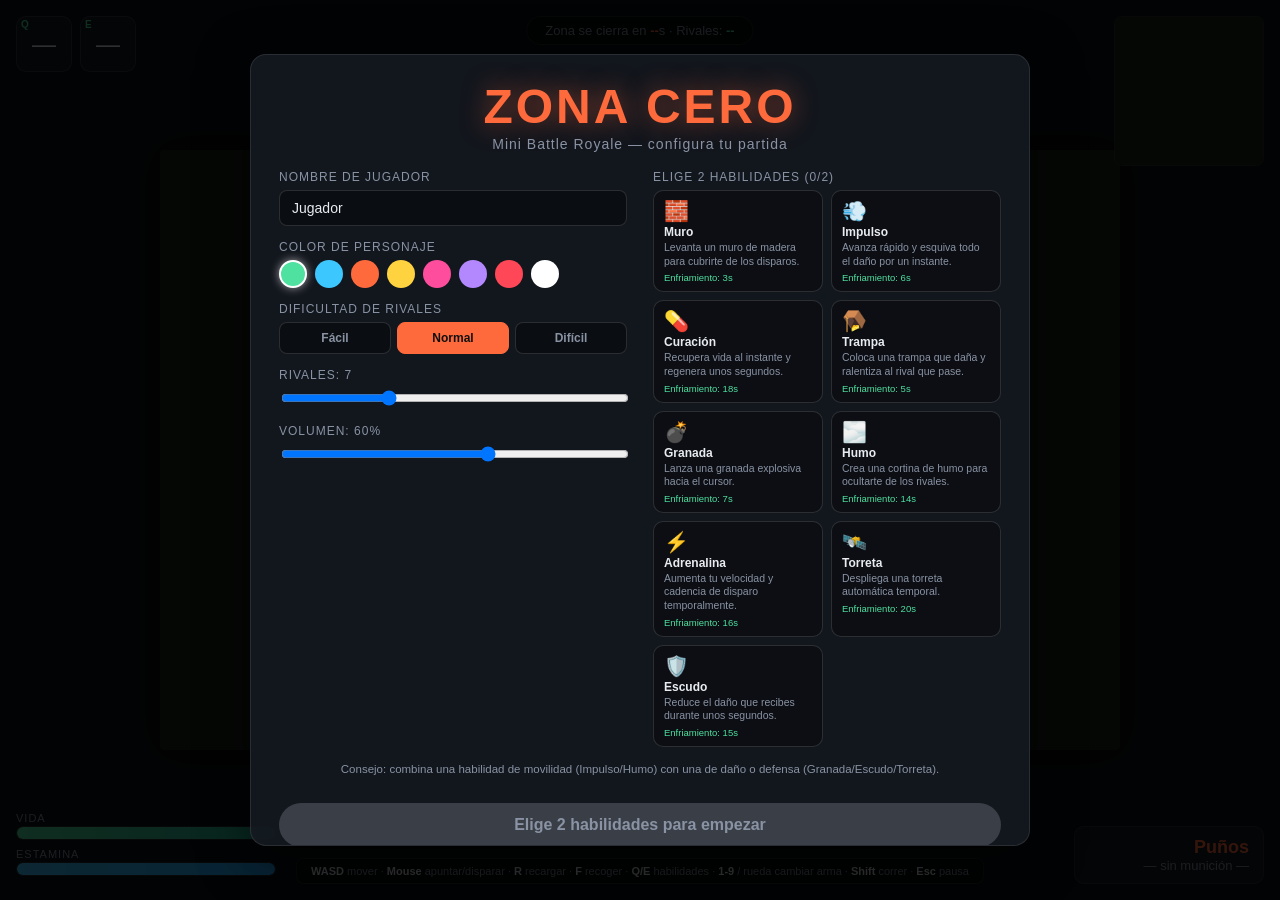
<file: zona-cero-battle-royale.html>
<!DOCTYPE html>
<html lang="es">
<head>
<meta charset="UTF-8">
<meta name="viewport" content="width=device-width, initial-scale=1">
<title>Zona Cero — Battle Royale</title>
<style>
  :root{
    --bg:#0c0f14;
    --panel:#151a22;
    --panel-a:rgba(21,26,34,0.88);
    --accent:#ff6a3d;
    --accent2:#4ee1a0;
    --text:#e8ecf1;
    --muted:#8993a4;
    --danger:#ff4757;
    --hp:#4ee1a0;
    --stam:#3dc7ff;
    --rare:#3dc7ff;
    --epic:#b388ff;
  }
  *{box-sizing:border-box;}
  html,body{margin:0;padding:0;background:var(--bg);color:var(--text);font-family:'Segoe UI',Arial,sans-serif;overflow:hidden;height:100%;}
  #game-wrap{position:relative;width:100%;height:100vh;display:flex;align-items:center;justify-content:center;}
  canvas{background:#1a2318;display:block;image-rendering:pixelated;border-radius:4px;box-shadow:0 0 40px rgba(0,0,0,0.6);}
  #c{cursor:none;}

  #hud{position:absolute;top:0;left:0;width:100%;height:100%;pointer-events:none;font-variant-numeric:tabular-nums;}
  .bar-wrap{position:absolute;left:16px;bottom:16px;width:260px;}
  .bar-label{font-size:11px;color:var(--muted);letter-spacing:1px;text-transform:uppercase;margin-bottom:2px;}
  .bar-bg{width:100%;height:14px;background:#0006;border:1px solid #ffffff22;border-radius:8px;overflow:hidden;margin-bottom:8px;}
  .bar-fill{height:100%;transition:width .15s ease;}
  #hpFill{background:linear-gradient(90deg,var(--hp),#2b9);}
  #stamFill{background:linear-gradient(90deg,var(--stam),#2af);}

  #weaponBox{position:absolute;right:16px;bottom:16px;background:var(--panel-a);border:1px solid #ffffff1a;border-radius:10px;padding:10px 14px;text-align:right;min-width:190px;}
  #weaponName{font-size:18px;font-weight:700;color:var(--accent);}
  #ammoCount{font-size:13px;color:var(--muted);}

  #slots{position:absolute;right:16px;bottom:96px;display:flex;gap:6px;flex-direction:row-reverse;}
  .slot{position:relative;width:42px;height:42px;background:#0007;border:1px solid #ffffff22;border-radius:6px;display:flex;align-items:center;justify-content:center;font-size:18px;color:var(--muted);}
  .slot.active{border-color:var(--accent);box-shadow:0 0 10px rgba(255,106,61,0.5);}
  .slot-num{position:absolute;top:1px;left:3px;font-size:9px;color:var(--muted);}

  #abilityBar{position:absolute;left:16px;top:16px;display:flex;gap:8px;}
  .ability-slot{position:relative;width:56px;height:56px;background:var(--panel-a);border:1px solid #ffffff22;border-radius:10px;display:flex;align-items:center;justify-content:center;overflow:hidden;}
  .ability-key{position:absolute;top:2px;left:4px;font-size:10px;font-weight:700;color:var(--accent2);z-index:3;}
  .ability-icon{font-size:24px;z-index:2;}
  .ability-cd{position:absolute;left:0;right:0;bottom:0;height:0%;background:rgba(0,0,0,0.72);z-index:1;display:flex;align-items:center;justify-content:center;font-size:13px;font-weight:700;color:#fff;transition:height .1s linear;}

  #zoneInfo{position:absolute;top:16px;left:50%;transform:translateX(-50%);text-align:center;background:#0007;padding:6px 18px;border-radius:20px;border:1px solid #ffffff1a;font-size:13px;color:var(--muted);}
  #zoneInfo b{color:var(--accent);}
  #zoneInfo .rivals-b{color:var(--accent2);}

  #minimapWrap{position:absolute;top:16px;right:16px;width:150px;height:150px;border:1px solid #ffffff22;border-radius:8px;overflow:hidden;background:#0007;}
  #minimap{display:block;width:150px;height:150px;}

  #killfeed{position:absolute;top:182px;right:16px;font-size:12px;color:var(--muted);text-align:right;max-width:220px;}
  #killfeed div{margin-bottom:3px;opacity:0.9;background:#0005;padding:2px 6px;border-radius:4px;display:inline-block;}

  #controls{position:absolute;bottom:16px;left:50%;transform:translateX(-50%);font-size:11px;color:var(--muted);background:#0007;padding:6px 14px;border-radius:8px;border:1px solid #ffffff1a;white-space:nowrap;}
  #controls b{color:var(--text);}

  .hidden{display:none !important;}

  /* ---------- Overlays ---------- */
  #lobby,#pauseOverlay,#endOverlay{position:absolute;top:0;left:0;width:100%;height:100%;background:#000c;display:flex;flex-direction:column;align-items:center;justify-content:center;text-align:center;z-index:10;padding:20px;}

  .panel-box{background:var(--panel-a);border:1px solid #ffffff1a;border-radius:16px;padding:26px 32px;max-width:520px;box-shadow:0 10px 40px rgba(0,0,0,0.5);}

  #lobby h1{font-size:48px;margin:0;letter-spacing:3px;color:var(--accent);text-shadow:0 0 24px rgba(255,106,61,0.5);}
  #lobby .subtitle{color:var(--muted);margin:2px 0 18px 0;font-size:14px;letter-spacing:1px;}
  .lobby-panel{background:var(--panel-a);border:1px solid #ffffff1a;border-radius:16px;padding:24px 28px;max-width:780px;max-height:88vh;overflow-y:auto;box-shadow:0 10px 50px rgba(0,0,0,0.55);}
  .lobby-grid{display:grid;grid-template-columns:1fr 1fr;gap:26px;text-align:left;margin-top:6px;}
  @media (max-width:700px){ .lobby-grid{grid-template-columns:1fr;} }
  .lobby-label{display:block;font-size:12px;color:var(--muted);text-transform:uppercase;letter-spacing:1px;margin:14px 0 6px 0;}
  .lobby-label:first-child{margin-top:0;}
  #playerNameInput{width:100%;padding:9px 12px;border-radius:8px;border:1px solid #ffffff22;background:#0006;color:var(--text);font-size:14px;}
  .swatches{display:flex;gap:8px;flex-wrap:wrap;}
  .swatch{width:28px;height:28px;border-radius:50%;cursor:pointer;border:2px solid transparent;transition:transform .1s;}
  .swatch:hover{transform:scale(1.12);}
  .swatch.selected{border-color:#fff;box-shadow:0 0 10px rgba(255,255,255,0.6);}
  .diff-buttons{display:flex;gap:6px;}
  .diff-btn{flex:1;padding:8px 4px;border-radius:8px;border:1px solid #ffffff22;background:#0006;color:var(--muted);cursor:pointer;font-size:12px;font-weight:600;}
  .diff-btn.selected{background:var(--accent);color:#101010;border-color:var(--accent);}
  input[type="range"]{width:100%;}
  .ability-grid{display:grid;grid-template-columns:1fr 1fr;gap:8px;}
  .ability-card{border:1px solid #ffffff22;background:#0005;border-radius:10px;padding:8px 10px;cursor:pointer;transition:.12s;}
  .ability-card:hover{background:#0009;}
  .ability-card.selected{border-color:var(--accent2);background:rgba(78,225,160,0.14);}
  .ability-card-icon{font-size:20px;}
  .ability-card-name{font-size:12px;font-weight:700;margin-top:2px;}
  .ability-card-desc{font-size:10.5px;color:var(--muted);margin-top:2px;line-height:1.3;}
  .ability-card-cd{font-size:9.5px;color:var(--accent2);margin-top:4px;}
  .lobby-hint{color:var(--muted);font-size:11.5px;margin-top:16px;}
  #startBtn{margin-top:16px;background:var(--accent);color:#101010;border:none;padding:13px 30px;border-radius:30px;font-size:16px;font-weight:700;cursor:pointer;width:100%;}
  #startBtn:disabled{background:#3a3f47;color:var(--muted);cursor:not-allowed;}
  #startBtn:not(:disabled):hover{filter:brightness(1.1);}

  #pauseOverlay .panel-box, #endOverlay .panel-box{min-width:320px;}
  #pauseOverlay h2{margin:0 0 16px 0;color:var(--accent);}
  #pauseOverlay button, .end-buttons button{display:block;width:100%;margin:8px 0;background:#0006;border:1px solid #ffffff22;color:var(--text);padding:11px;border-radius:10px;font-size:14px;cursor:pointer;font-weight:600;}
  #pauseOverlay button:hover, .end-buttons button:hover{background:#0009;border-color:var(--accent);}
  #pauseOverlay label{font-size:11px;color:var(--muted);display:block;margin-top:14px;}

  #endOverlay h1{font-size:44px;margin:0 0 6px 0;letter-spacing:2px;}
  #endOverlay p{color:var(--muted);max-width:440px;line-height:1.5;font-size:13.5px;margin:0 auto 16px auto;}
  .stats-box{background:#0005;border-radius:10px;padding:6px 16px;margin:10px 0 18px 0;}
  .stat-row{display:flex;justify-content:space-between;padding:6px 0;border-bottom:1px solid #ffffff10;font-size:13px;}
  .stat-row:last-child{border-bottom:none;}
  .stat-row b{color:var(--accent2);}
  .end-buttons{display:flex;gap:10px;}

  #pickupHint{position:absolute;top:50%;left:50%;transform:translate(-50%,40px);font-size:13px;color:var(--accent2);background:#0009;padding:5px 12px;border-radius:6px;display:none;}
</style>
</head>
<body>
<div id="game-wrap">
  <canvas id="c" width="960" height="600"></canvas>

  <div id="hud">
    <div class="bar-wrap">
      <div class="bar-label">Vida</div>
      <div class="bar-bg"><div class="bar-fill" id="hpFill" style="width:100%"></div></div>
      <div class="bar-label">Estamina</div>
      <div class="bar-bg"><div class="bar-fill" id="stamFill" style="width:100%"></div></div>
    </div>

    <div id="slots"></div>
    <div id="weaponBox">
      <div id="weaponName">Puños</div>
      <div id="ammoCount">— sin munición —</div>
    </div>

    <div id="abilityBar">
      <div class="ability-slot" id="abilitySlotQ">
        <div class="ability-key">Q</div>
        <div class="ability-icon">—</div>
        <div class="ability-cd" id="abilityCdQ"></div>
      </div>
      <div class="ability-slot" id="abilitySlotE">
        <div class="ability-key">E</div>
        <div class="ability-icon">—</div>
        <div class="ability-cd" id="abilityCdE"></div>
      </div>
    </div>

    <div id="zoneInfo">Zona se cierra en <b id="zoneTimer">--</b>s · Rivales: <b class="rivals-b" id="rivalsCount">--</b></div>

    <div id="minimapWrap"><canvas id="minimap" width="150" height="150"></canvas></div>
    <div id="killfeed"></div>

    <div id="controls">
      <b>WASD</b> mover · <b>Mouse</b> apuntar/disparar · <b>R</b> recargar · <b>F</b> recoger ·
      <b>Q/E</b> habilidades · <b>1-9</b> / rueda cambiar arma · <b>Shift</b> correr · <b>Esc</b> pausa
    </div>
    <div id="pickupHint">Presiona F para recoger</div>
  </div>

  <!-- ---------------- LOBBY ---------------- -->
  <div id="lobby">
    <div class="lobby-panel">
      <h1>ZONA CERO</h1>
      <p class="subtitle">Mini Battle Royale — configura tu partida</p>

      <div class="lobby-grid">
        <div class="lobby-col">
          <label class="lobby-label">Nombre de jugador</label>
          <input id="playerNameInput" maxlength="16" placeholder="Jugador" value="Jugador">

          <label class="lobby-label">Color de personaje</label>
          <div id="colorSwatches" class="swatches"></div>

          <label class="lobby-label">Dificultad de rivales</label>
          <div id="diffButtons" class="diff-buttons">
            <button data-diff="facil" class="diff-btn">Fácil</button>
            <button data-diff="normal" class="diff-btn selected">Normal</button>
            <button data-diff="dificil" class="diff-btn">Difícil</button>
          </div>

          <label class="lobby-label">Rivales: <span id="botCountLabel">7</span></label>
          <input type="range" id="botCountSlider" min="4" max="14" value="7">

          <label class="lobby-label">Volumen: <span id="volumeLabel">60</span>%</label>
          <input type="range" id="volumeSlider" min="0" max="100" value="60">
        </div>
        <div class="lobby-col">
          <label class="lobby-label">Elige 2 habilidades (<span id="abilityCountLabel">0</span>/2)</label>
          <div id="abilityGrid" class="ability-grid"></div>
        </div>
      </div>

      <p class="lobby-hint">Consejo: combina una habilidad de movilidad (Impulso/Humo) con una de daño o defensa (Granada/Escudo/Torreta).</p>
      <button id="startBtn" disabled>Elige 2 habilidades para empezar</button>
    </div>
  </div>

  <!-- ---------------- PAUSE ---------------- -->
  <div id="pauseOverlay" class="hidden">
    <div class="panel-box">
      <h2>Pausa</h2>
      <button id="resumeBtn">▶ Reanudar</button>
      <button id="restartBtn">↻ Reiniciar partida</button>
      <button id="quitBtn">🏠 Volver al lobby</button>
      <label>Volumen: <span id="pauseVolumeLabel">60</span>%</label>
      <input type="range" id="pauseVolumeSlider" min="0" max="100" value="60">
    </div>
  </div>

  <!-- ---------------- END GAME ---------------- -->
  <div id="endOverlay" class="hidden">
    <div class="panel-box">
      <h1 id="endTitle" style="color:var(--accent)">ZONA CERO</h1>
      <p id="endDesc">Resumen de la partida</p>
      <div id="statsBox" class="stats-box"></div>
      <div class="end-buttons">
        <button id="playAgainBtn">🔁 Jugar de nuevo</button>
        <button id="toLobbyBtn">🏠 Volver al lobby</button>
      </div>
    </div>
  </div>
</div>

<script>
(function(){
"use strict";

// ======================================================================
//  CONFIG
// ======================================================================
const WORLD = {w: 2600, h: 1900};
const VIEW = {w: 960, h: 600};
const ZONE_START_R = 1200;
const ZONE_MIN_R = 150;
const ZONE_SHRINK_INTERVAL = 22;
const ZONE_SHRINK_TIME = 9;
const ZONE_DAMAGE = 3;
const N_CHESTS = 20;
const N_OBSTACLES = 26;
const WALL_MAX_ALIVE = 5;

const WEAPONS = {
  fists:   {name:"Puños",          dmg:6,  fireRate:0.5,  bulletSpeed:0,    range:46,   ammoMax:Infinity, isMelee:true, color:"#ccc"},
  pistol:  {name:"Pistola",        dmg:12, fireRate:0.28, bulletSpeed:640,  range:900,  ammoMax:18, spread:0.03,  color:"#e8ecf1"},
  smg:     {name:"Subfusil",       dmg:7,  fireRate:0.09, bulletSpeed:760,  range:620,  ammoMax:35, spread:0.08,  color:"#8fd3ff"},
  shotgun: {name:"Escopeta",       dmg:9,  fireRate:0.85, bulletSpeed:560,  range:420,  ammoMax:8,  spread:0.22, pellets:6, color:"#ffb347"},
  rifle:   {name:"Rifle",          dmg:16, fireRate:0.14, bulletSpeed:900,  range:1100, ammoMax:30, spread:0.045, color:"#4ee1a0"},
  sniper:  {name:"Francotirador",  dmg:52, fireRate:1.15, bulletSpeed:1400, range:1600, ammoMax:5,  spread:0.006, color:"#ffe27a"},
  rocket:  {name:"Lanzacohetes",   dmg:42, fireRate:1.4,  bulletSpeed:520,  range:900,  ammoMax:4,  spread:0.01, color:"#ff5555", isExplosive:true, splashRadius:100}
};
const WEAPON_ORDER = ['fists','pistol','smg','shotgun','rifle','sniper','rocket'];
const WEAPON_RANK = {fists:0, pistol:1, smg:2, shotgun:3, rifle:4, sniper:5, rocket:6};
const WEAPON_ICON = {fists:'👊', pistol:'🔫', smg:'🔫', shotgun:'💥', rifle:'🎯', sniper:'🔭', rocket:'🚀'};

const ABILITIES = {
  wall:       {name:'Muro',       icon:'🧱', desc:'Levanta un muro de madera para cubrirte de los disparos.', cooldown:3},
  dash:       {name:'Impulso',    icon:'💨', desc:'Avanza rápido y esquiva todo el daño por un instante.',    cooldown:6},
  heal:       {name:'Curación',   icon:'💊', desc:'Recupera vida al instante y regenera unos segundos.',      cooldown:18},
  trap:       {name:'Trampa',     icon:'🪤', desc:'Coloca una trampa que daña y ralentiza al rival que pase.', cooldown:5},
  grenade:    {name:'Granada',    icon:'💣', desc:'Lanza una granada explosiva hacia el cursor.',             cooldown:7},
  smoke:      {name:'Humo',       icon:'🌫️', desc:'Crea una cortina de humo para ocultarte de los rivales.',  cooldown:14},
  adrenaline: {name:'Adrenalina', icon:'⚡', desc:'Aumenta tu velocidad y cadencia de disparo temporalmente.', cooldown:16},
  turret:     {name:'Torreta',    icon:'🛰️', desc:'Despliega una torreta automática temporal.',               cooldown:20},
  shield:     {name:'Escudo',     icon:'🛡️', desc:'Reduce el daño que recibes durante unos segundos.',        cooldown:15}
};

const DIFFICULTY_PRESETS = {
  facil:   {botHp:50, sight:400, spread:0.20, fireVar:0.65, speedMult:0.88},
  normal:  {botHp:70, sight:480, spread:0.11, fireVar:0.40, speedMult:1.00},
  dificil: {botHp:95, sight:560, spread:0.05, fireVar:0.18, speedMult:1.15}
};

const LOOT_TABLE = [
  {type:'weapon', id:'pistol',  rarity:'common'},
  {type:'weapon', id:'smg',     rarity:'rare'},
  {type:'weapon', id:'shotgun', rarity:'rare'},
  {type:'weapon', id:'rifle',   rarity:'rare'},
  {type:'weapon', id:'sniper',  rarity:'epic'},
  {type:'weapon', id:'rocket',  rarity:'epic'},
  {type:'ammo', weapon:'pistol',  amount:18, rarity:'common'},
  {type:'ammo', weapon:'smg',     amount:30, rarity:'common'},
  {type:'ammo', weapon:'shotgun', amount:12, rarity:'common'},
  {type:'ammo', weapon:'rifle',   amount:24, rarity:'common'},
  {type:'ammo', weapon:'sniper',  amount:6,  rarity:'rare'},
  {type:'ammo', weapon:'rocket',  amount:3,  rarity:'rare'},
  {type:'heal',  amount:40, rarity:'common'},
  {type:'heal',  amount:70, rarity:'rare'},
  {type:'speed', duration:9,  rarity:'common'},
  {type:'shield',duration:12, rarity:'rare'},
  {type:'abilityReset', rarity:'epic'}
];
const RARITY_WEIGHT = {common:6, rare:3, epic:1};
const RARITY_COLOR = {common:'#c98a2c', rare:'#3dc7ff', epic:'#b388ff'};

const COLORS = ['#4ee1a0','#3dc7ff','#ff6a3d','#ffd23f','#ff4d9d','#b388ff','#ff4757','#ffffff'];
const BOT_NAMES = ['Lobo','Halcón','Cobra','Fantasma','Tigre','Víbora','Nómada','Trueno','Sombra','Kaiser','Puma','Bravo','Cazador','Espectro','Buitre','Zorro'];

const canvas = document.getElementById('c');
const ctx = canvas.getContext('2d');
const minimapCanvas = document.getElementById('minimap');
const mctx = minimapCanvas.getContext('2d');

let keys = {};
let mouse = {x:0,y:0,down:false};
let running = false;
let paused = false;
let gameOver = false;
let elapsed = 0;
let killfeedMsgs = [];
let gameConfig = {name:'Jugador', color:'#4ee1a0', difficulty:'normal', botCount:7, abilities:['wall','dash']};
let DIFFICULTY = DIFFICULTY_PRESETS.normal;
let stats = {kills:0, damageDealt:0, damageTaken:0};
let shake = {time:0, mag:0};

function rand(a,b){return a + Math.random()*(b-a);}
function dist(a,b){return Math.hypot(a.x-b.x, a.y-b.y);}
function clamp(v,lo,hi){return Math.max(lo,Math.min(hi,v));}

// ======================================================================
//  AUDIO ENGINE (procedural, no external assets)
// ======================================================================
const AudioEngine = (function(){
  let actx = null, master = null, muted = false, volume = 0.6;
  function ensure(){
    if(!actx){
      actx = new (window.AudioContext||window.webkitAudioContext)();
      master = actx.createGain();
      master.gain.value = volume;
      master.connect(actx.destination);
    }
    if(actx.state === 'suspended') actx.resume();
  }
  function tone(freq,dur,type,gainVal,freqEnd){
    if(muted) return;
    ensure();
    const t0 = actx.currentTime;
    const osc = actx.createOscillator();
    const g = actx.createGain();
    osc.type = type||'sine';
    osc.frequency.setValueAtTime(freq,t0);
    if(freqEnd) osc.frequency.exponentialRampToValueAtTime(Math.max(20,freqEnd), t0+dur);
    g.gain.setValueAtTime(gainVal||0.3, t0);
    g.gain.exponentialRampToValueAtTime(0.001, t0+dur);
    osc.connect(g); g.connect(master);
    osc.start(t0); osc.stop(t0+dur);
  }
  function noise(dur,gainVal,filterFreq){
    if(muted) return;
    ensure();
    const bufferSize = Math.max(1, Math.floor(actx.sampleRate*dur));
    const buffer = actx.createBuffer(1,bufferSize,actx.sampleRate);
    const data = buffer.getChannelData(0);
    for(let i=0;i<bufferSize;i++) data[i] = Math.random()*2-1;
    const src = actx.createBufferSource();
    src.buffer = buffer;
    const filt = actx.createBiquadFilter();
    filt.type = 'lowpass'; filt.frequency.value = filterFreq||3000;
    const g = actx.createGain();
    g.gain.setValueAtTime(gainVal||0.3, actx.currentTime);
    g.gain.exponentialRampToValueAtTime(0.001, actx.currentTime+dur);
    src.connect(filt); filt.connect(g); g.connect(master);
    src.start();
  }
  return {
    setVolume(v){ volume=v; if(master) master.gain.value=v; },
    setMuted(m){ muted=m; },
    play(name){
      try{
        switch(name){
          case 'pistol': tone(220,0.08,'square',0.25,90); noise(0.05,0.15,4000); break;
          case 'smg': tone(260,0.05,'square',0.18,120); noise(0.04,0.12,4200); break;
          case 'shotgun': noise(0.18,0.35,2200); tone(120,0.15,'sawtooth',0.25,60); break;
          case 'rifle': tone(200,0.09,'square',0.28,80); noise(0.06,0.2,3800); break;
          case 'sniper': tone(90,0.28,'sawtooth',0.35,40); noise(0.15,0.3,1500); break;
          case 'rocket': noise(0.3,0.3,900); tone(70,0.3,'sawtooth',0.3,30); break;
          case 'fists': tone(140,0.08,'square',0.2,90); break;
          case 'reload': tone(440,0.07,'triangle',0.15); setTimeout(()=>tone(560,0.07,'triangle',0.15),90); break;
          case 'hit': tone(150,0.08,'square',0.18,60); break;
          case 'hurt': tone(90,0.16,'sawtooth',0.25,40); break;
          case 'pickup': tone(660,0.08,'triangle',0.2,880); break;
          case 'heal': tone(500,0.12,'sine',0.22,780); break;
          case 'shield': tone(400,0.18,'sine',0.2,650); break;
          case 'dash': noise(0.12,0.2,5000); break;
          case 'trap': tone(300,0.1,'square',0.2,180); break;
          case 'throw': tone(220,0.1,'triangle',0.18,160); break;
          case 'explosion': noise(0.4,0.4,700); tone(60,0.4,'sawtooth',0.3,25); break;
          case 'smoke': noise(0.3,0.15,600); break;
          case 'adrenaline': tone(300,0.2,'sawtooth',0.2,600); break;
          case 'turret': tone(350,0.1,'square',0.2,500); break;
          case 'wall': tone(180,0.12,'square',0.2,120); break;
          case 'win': [523,659,784,1046].forEach((f,i)=>setTimeout(()=>tone(f,0.3,'triangle',0.25),i*140)); break;
          case 'lose': [300,260,220,180].forEach((f,i)=>setTimeout(()=>tone(f,0.35,'sawtooth',0.25),i*160)); break;
          case 'click': tone(500,0.05,'triangle',0.15); break;
        }
      }catch(e){ /* audio not available */ }
    }
  };
})();
function playSound(n){ AudioEngine.play(n); }

// ======================================================================
//  WORLD STATE
// ======================================================================
let obstacles = [];
let walls = [];
let chests = [];
let bullets = [];
let particles = [];
let traps = [];
let turrets = [];
let smokeClouds = [];
let grenades = [];
let dmgNumbers = [];
let bots = [];

let zone = {cx: WORLD.w/2, cy: WORLD.h/2, r: ZONE_START_R, targetR: ZONE_START_R, nextShrink: ZONE_SHRINK_INTERVAL, shrinking:false, shrinkTimer:0};

function makePlayerBase(){
  return {
    x: WORLD.w/2, y: WORLD.h/2, r: 16,
    hp: 100, maxHp: 100,
    stam: 100, maxStam: 100,
    baseSpeed: 190,
    speedBoostUntil: 0, shieldUntil: 0,
    adrenalineUntil: 0, dashInvulnUntil: 0, healRegenUntil: 0, abilityShieldUntil: 0,
    facing: 0,
    weapons: {fists: true, pistol: true},
    ammo: {pistol:16, smg:0, shotgun:0, rifle:0, sniper:0, rocket:0},
    currentWeapon: 'pistol',
    fireTimer: 0,
    reloading: false,
    reloadTimer: 0,
    alive: true,
    isPlayer: true,
    hitFlash: 0,
    name: 'Jugador',
    color: '#4ee1a0',
    abilitySlots: {Q:null, E:null},
    abilityCooldownTimers: {Q:0, E:0}
  };
}

let player = makePlayerBase();

function resetGame(){
  obstacles = []; walls = []; chests = []; bullets = []; particles = [];
  traps = []; turrets = []; smokeClouds = []; grenades = []; dmgNumbers = [];
  bots = [];
  elapsed = 0;
  gameOver = false;
  killfeedMsgs = [];
  shake = {time:0, mag:0};
  stats = {kills:0, damageDealt:0, damageTaken:0};

  DIFFICULTY = DIFFICULTY_PRESETS[gameConfig.difficulty] || DIFFICULTY_PRESETS.normal;
  const botCount = clamp(gameConfig.botCount||7, 3, 20);

  zone = {cx: WORLD.w/2, cy: WORLD.h/2, r: ZONE_START_R, targetR: ZONE_START_R, nextShrink: ZONE_SHRINK_INTERVAL, shrinking:false, shrinkTimer:0};

  player = makePlayerBase();
  player.name = gameConfig.name || 'Jugador';
  player.color = gameConfig.color || '#4ee1a0';
  player.abilitySlots = {Q: gameConfig.abilities[0]||null, E: gameConfig.abilities[1]||null};
  player.abilityCooldownTimers = {Q:0, E:0};

  for(let i=0;i<N_OBSTACLES;i++){
    const roll = Math.random();
    const type = roll<0.42 ? 'rock' : roll<0.84 ? 'tree' : 'water';
    obstacles.push({
      x: rand(100, WORLD.w-100), y: rand(100, WORLD.h-100),
      r: type==='water' ? rand(55,95) : rand(22,42), type
    });
  }
  for(let i=0;i<N_CHESTS;i++) chests.push(spawnChest());
  for(let i=0;i<botCount;i++) bots.push(makeBot());

  updateHUDStatic();
}

function pickLoot(){
  const totalWeight = LOOT_TABLE.reduce((s,l)=>s+RARITY_WEIGHT[l.rarity],0);
  let r = Math.random()*totalWeight;
  for(const l of LOOT_TABLE){
    r -= RARITY_WEIGHT[l.rarity];
    if(r<=0) return l;
  }
  return LOOT_TABLE[0];
}

function spawnChest(){
  return {
    x: rand(120, WORLD.w-120), y: rand(120, WORLD.h-120),
    opened: false, loot: pickLoot(), r: 16
  };
}

function makeBot(){
  let x,y;
  do{ x = rand(150, WORLD.w-150); y = rand(150, WORLD.h-150); } while(dist({x,y}, player) < 700);
  const hp = DIFFICULTY.botHp;
  return {
    x, y, r:16, hp, maxHp:hp,
    speed: 130*DIFFICULTY.speedMult, alive:true,
    weapon:'pistol', ammo:{pistol:999,smg:999,shotgun:999,rifle:999,sniper:999,rocket:999},
    fireTimer: rand(0,1),
    state:'roam', roamTarget:{x:rand(0,WORLD.w),y:rand(0,WORLD.h)},
    lootCooldown: rand(2,5),
    hitFlash:0,
    name: BOT_NAMES[Math.floor(Math.random()*BOT_NAMES.length)] + ' #' + Math.floor(rand(10,99)),
    speedBoostUntil:0, shieldUntil:0, slowUntil:0
  };
}

// ======================================================================
//  INPUT
// ======================================================================
window.addEventListener('keydown', e=>{
  const k = e.key.toLowerCase();
  keys[k] = true;
  if(e.key === 'Escape'){ togglePause(); return; }
  if(!running || gameOver || paused) return;
  if(k >= '1' && k <= '9') selectWeaponSlot(parseInt(k,10));
  if(k === 'r') reload();
  if(k === 'f') tryPickup();
  if(k === 'q') useAbility('Q');
  if(k === 'e') useAbility('E');
});
window.addEventListener('keyup', e=>{ keys[e.key.toLowerCase()] = false; });
canvas.addEventListener('mousemove', e=>{
  const rect = canvas.getBoundingClientRect();
  mouse.x = e.clientX - rect.left;
  mouse.y = e.clientY - rect.top;
});
canvas.addEventListener('mousedown', ()=>{ mouse.down = true; });
window.addEventListener('mouseup', ()=>{ mouse.down = false; });
canvas.addEventListener('wheel', e=>{
  if(running && !gameOver && !paused) cycleWeapon(e.deltaY>0?1:-1);
  e.preventDefault();
}, {passive:false});
canvas.addEventListener('contextmenu', e=>e.preventDefault());

function getOwnedWeaponsOrdered(){
  return WEAPON_ORDER.filter(w=>player.weapons[w]);
}
function selectWeaponSlot(n){
  const owned = getOwnedWeaponsOrdered();
  if(owned[n-1]) equip(owned[n-1]);
}
function cycleWeapon(dir){
  const list = getOwnedWeaponsOrdered();
  if(list.length<2) return;
  let idx = list.indexOf(player.currentWeapon);
  idx = (idx+dir+list.length) % list.length;
  equip(list[idx]);
}
function equip(w){ player.currentWeapon = w; }

function reload(){
  const w = player.currentWeapon;
  if(WEAPONS[w].isMelee) return;
  if(player.reloading) return;
  const cap = WEAPONS[w].ammoMax;
  if(player.ammo[w] >= cap) return;
  player.reloading = true;
  player.reloadTimer = 1.3;
  playSound('reload');
}

// ======================================================================
//  ABILITIES
// ======================================================================
function useAbility(slotKey){
  const id = player.abilitySlots[slotKey];
  if(!id) return;
  if(player.abilityCooldownTimers[slotKey] > 0) return;
  if(castAbility(id)){
    player.abilityCooldownTimers[slotKey] = ABILITIES[id].cooldown;
  }
}

function castAbility(id){
  switch(id){
    case 'wall': {
      const dx = Math.cos(player.facing), dy = Math.sin(player.facing);
      const px = player.x + dx*50, py = player.y + dy*50;
      walls.push({x:px, y:py, angle: player.facing, len:70, thick:14, hp:80, maxHp:80});
      if(walls.length > WALL_MAX_ALIVE) walls.shift();
      playSound('wall');
      return true;
    }
    case 'dash': {
      const dx = Math.cos(player.facing), dy = Math.sin(player.facing);
      const nx = clamp(player.x + dx*170, player.r, WORLD.w-player.r);
      const ny = clamp(player.y + dy*170, player.r, WORLD.h-player.r);
      if(!blockedAt(nx, player.y, player.r)) player.x = nx;
      if(!blockedAt(player.x, ny, player.r)) player.y = ny;
      player.dashInvulnUntil = elapsed + 0.3;
      spawnDashTrail(player.x, player.y);
      playSound('dash');
      return true;
    }
    case 'heal': {
      player.hp = Math.min(player.maxHp, player.hp + 25);
      player.healRegenUntil = elapsed + 5;
      addMsg('💊 Usaste Curación');
      playSound('heal');
      return true;
    }
    case 'trap': {
      const dx = Math.cos(player.facing), dy = Math.sin(player.facing);
      traps.push({x: player.x+dx*40, y: player.y+dy*40, r:26, armed:true, life:20});
      if(traps.length > 6) traps.shift();
      playSound('trap');
      return true;
    }
    case 'grenade': {
      const wm = screenToWorld(mouse.x, mouse.y);
      const ang = Math.atan2(wm.y-player.y, wm.x-player.x);
      grenades.push({x: player.x, y: player.y, dx: Math.cos(ang)*420, dy: Math.sin(ang)*420, life:0.9});
      playSound('throw');
      return true;
    }
    case 'smoke': {
      smokeClouds.push({x: player.x, y: player.y, r:120, life:6, maxLife:6});
      playSound('smoke');
      return true;
    }
    case 'adrenaline': {
      player.adrenalineUntil = elapsed + 6;
      addMsg('⚡ ¡Adrenalina activada!');
      playSound('adrenaline');
      return true;
    }
    case 'turret': {
      turrets.push({x: player.x, y: player.y, life:10, fireTimer:0});
      playSound('turret');
      return true;
    }
    case 'shield': {
      player.abilityShieldUntil = elapsed + 5;
      playSound('shield');
      return true;
    }
  }
  return false;
}

function tryPickup(){
  for(const chest of chests){
    if(chest.opened) continue;
    if(dist(chest, player) < 46){
      openChest(chest, player, true);
      return;
    }
  }
}

function openChest(chest, entity, isPlayerEntity){
  chest.opened = true;
  applyLoot(entity, chest.loot, isPlayerEntity);
  if(isPlayerEntity){
    addMsg('🎁 Cofre abierto: ' + lootLabel(chest.loot));
    playSound('pickup');
  }
}

function applyLoot(entity, loot, isPlayerEntity){
  if(loot.type === 'weapon'){
    if(isPlayerEntity){
      entity.weapons[loot.id] = true;
      entity.ammo[loot.id] = Math.min(WEAPONS[loot.id].ammoMax, (entity.ammo[loot.id]||0) + Math.floor(WEAPONS[loot.id].ammoMax*0.6));
      equip(loot.id);
    } else {
      entity.ammo[loot.id] = 999;
      if(WEAPON_RANK[loot.id] > WEAPON_RANK[entity.weapon]) entity.weapon = loot.id;
    }
  } else if(loot.type === 'ammo'){
    if(isPlayerEntity){
      entity.ammo[loot.weapon] = Math.min(WEAPONS[loot.weapon].ammoMax*3, (entity.ammo[loot.weapon]||0) + loot.amount);
    }
  } else if(loot.type === 'heal'){
    entity.hp = Math.min(entity.maxHp, entity.hp + loot.amount);
  } else if(loot.type === 'speed'){
    entity.speedBoostUntil = elapsed + loot.duration;
  } else if(loot.type === 'shield'){
    entity.shieldUntil = elapsed + loot.duration;
  } else if(loot.type === 'abilityReset' && isPlayerEntity){
    player.abilityCooldownTimers.Q = 0;
    player.abilityCooldownTimers.E = 0;
  }
}

function lootLabel(loot){
  if(loot.type==='weapon') return WEAPONS[loot.id].name;
  if(loot.type==='ammo') return "Munición " + WEAPONS[loot.weapon].name;
  if(loot.type==='heal') return "Botiquín +"+loot.amount;
  if(loot.type==='speed') return "Poción de velocidad";
  if(loot.type==='shield') return "Escudo temporal";
  if(loot.type==='abilityReset') return "Recarga de habilidades";
  return "objeto";
}

function addMsg(text){
  killfeedMsgs.unshift(text);
  if(killfeedMsgs.length>7) killfeedMsgs.pop();
  renderKillfeed();
}
function renderKillfeed(){
  document.getElementById('killfeed').innerHTML = killfeedMsgs.map(m=>`<div>${m}</div>`).join('');
}

// ======================================================================
//  COLLISION HELPERS
// ======================================================================
function circleBlockedByObstacles(x,y,r,list){
  for(const o of list){
    if(o.type === 'water') continue;
    if(dist({x,y}, o) < r + o.r) return true;
  }
  return false;
}
function wallBlocks(x,y,r,wall){
  const dx = Math.cos(wall.angle), dy = Math.sin(wall.angle);
  const half = wall.len/2;
  const cx = wall.x, cy = wall.y;
  const relx = x-cx, rely = y-cy;
  const t = clamp(relx*dx + rely*dy, -half, half);
  const closestX = cx + dx*t, closestY = cy + dy*t;
  return dist({x,y},{x:closestX,y:closestY}) < r + wall.thick/2;
}
function blockedAt(x,y,r){
  if(circleBlockedByObstacles(x,y,r,obstacles)) return true;
  for(const w of walls){ if(wallBlocks(x,y,r,w)) return true; }
  return false;
}
function terrainSpeedMultiplier(x,y){
  for(const o of obstacles){
    if(o.type==='water' && Math.hypot(x-o.x, y-o.y) < o.r) return 0.55;
  }
  return 1;
}

// ======================================================================
//  COMBAT
// ======================================================================
function weaponIcon(attacker){
  if(!attacker) return '☠️';
  const wKey = attacker.isPlayer ? attacker.currentWeapon : attacker.weapon;
  return WEAPON_ICON[wKey] || '☠️';
}

function fireWeapon(shooter, isPlayer){
  const wKey = isPlayer ? player.currentWeapon : shooter.weapon;
  const wDef = WEAPONS[wKey];
  let angle;
  if(isPlayer){
    const worldMouse = screenToWorld(mouse.x, mouse.y);
    angle = Math.atan2(worldMouse.y - shooter.y, worldMouse.x - shooter.x);
    player.facing = angle;
  } else {
    angle = shooter.aimAngle;
  }

  if(wDef.isMelee){
    let targets;
    if(isPlayer){ targets = bots.filter(b=>b.alive); }
    else {
      targets = [];
      if(player.alive) targets.push(player);
      for(const ob of bots){ if(ob!==shooter && ob.alive) targets.push(ob); }
    }
    for(const t of targets){
      const a2 = Math.atan2(t.y-shooter.y, t.x-shooter.x);
      let diff = Math.abs(a2-angle);
      if(diff>Math.PI) diff = 2*Math.PI-diff;
      if(dist(shooter,t) < wDef.range && diff < 0.6){
        damageEntity(t, wDef.dmg, shooter);
        spawnHitParticles(t.x,t.y);
      }
    }
    spawnMeleeSwing(shooter, angle);
    playSound('fists');
    return;
  }

  if(isPlayer){
    if(player.ammo[wKey] <= 0){ return; }
    if(player.reloading) return;
    player.ammo[wKey]--;
  }

  const pellets = wDef.pellets || 1;
  for(let i=0;i<pellets;i++){
    const spread = (Math.random()-0.5) * (wDef.spread||0) * 2;
    const a = angle + spread;
    bullets.push({
      x: shooter.x + Math.cos(a)*shooter.r, y: shooter.y + Math.sin(a)*shooter.r,
      dx: Math.cos(a)*wDef.bulletSpeed, dy: Math.sin(a)*wDef.bulletSpeed,
      dmg: wDef.dmg, life: wDef.range/wDef.bulletSpeed,
      owner: isPlayer?'player':'bot', sourceEntity: shooter,
      color: wDef.color, isExplosive: !!wDef.isExplosive, splashRadius: wDef.splashRadius||0
    });
  }
  playSound(wKey);
  if(isPlayer) addShake(wKey==='shotgun'?3:wKey==='rocket'?5:1.4, 0.08);
}

function spawnHitParticles(x,y){
  for(let i=0;i<6;i++) particles.push({x,y,dx:rand(-120,120),dy:rand(-120,120),life:0.35,color:'#ff5555'});
}
function spawnMeleeSwing(shooter,angle){
  particles.push({x:shooter.x+Math.cos(angle)*30,y:shooter.y+Math.sin(angle)*30,dx:0,dy:0,life:0.15,color:'#fff',isSwing:true,angle});
}
function spawnExplosionParticles(x,y){
  for(let i=0;i<16;i++) particles.push({x,y,dx:rand(-220,220),dy:rand(-220,220),life:0.45,color: Math.random()<0.5?'#ff9944':'#ffdd55'});
}
function spawnDashTrail(x,y){
  for(let i=0;i<8;i++) particles.push({x:x+rand(-10,10),y:y+rand(-10,10),dx:0,dy:0,life:0.3,color:'#3dc7ff'});
}
function spawnDamageNumber(x,y,val){
  dmgNumbers.push({x,y,val,life:0.7,vy:-35});
}
function addShake(mag,time){
  shake.mag = Math.max(shake.mag, mag);
  shake.time = Math.max(shake.time, time);
}

function damageEntity(ent, dmg, attacker){
  if(ent.isPlayer && elapsed < (ent.dashInvulnUntil||0)) return;
  let reduction = 0;
  if(ent.isPlayer){
    if(elapsed < ent.shieldUntil) reduction = Math.max(reduction, 0.65);
    if(elapsed < (ent.abilityShieldUntil||0)) reduction = Math.max(reduction, 0.5);
  }
  dmg *= (1-reduction);
  if(dmg <= 0) return;
  ent.hp -= dmg;
  ent.hitFlash = 0.15;
  spawnDamageNumber(ent.x, ent.y - ent.r - 6, Math.round(dmg));

  if(ent.isPlayer){
    stats.damageTaken += dmg;
    addShake(6, 0.15);
    playSound('hurt');
  } else if(attacker === player){
    stats.damageDealt += dmg;
  }

  if(ent.hp <= 0 && ent.alive){
    ent.alive = false;
    if(ent.isPlayer){
      endGame(false);
    } else {
      const icon = weaponIcon(attacker);
      const killerLabel = attacker===player ? 'Tú' : (attacker && attacker.name ? attacker.name : 'La zona');
      addMsg(icon+' '+killerLabel+' eliminó a '+ent.name);
      if(attacker === player) stats.kills++;
    }
  }
}

function explodeAt(x,y,radius,maxDmg,attacker){
  addShake(9, 0.25);
  playSound('explosion');
  spawnExplosionParticles(x,y);
  const targets = [];
  if(player.alive) targets.push(player);
  for(const b of bots){ if(b.alive) targets.push(b); }
  for(const t of targets){
    const d = dist({x,y}, t);
    if(d < radius){
      damageEntity(t, maxDmg*(1-d/radius), attacker);
    }
  }
  for(let i=walls.length-1;i>=0;i--){
    if(dist({x,y}, walls[i]) < radius){
      walls[i].hp -= 45;
      if(walls[i].hp<=0) walls.splice(i,1);
    }
  }
}

// ======================================================================
//  CAMERA
// ======================================================================
function screenToWorld(sx,sy){
  const camX = clamp(player.x - VIEW.w/2, 0, WORLD.w-VIEW.w);
  const camY = clamp(player.y - VIEW.h/2, 0, WORLD.h-VIEW.h);
  return {x: sx+camX, y: sy+camY};
}
function worldToScreen(x,y){
  const camX = clamp(player.x - VIEW.w/2, 0, WORLD.w-VIEW.w);
  const camY = clamp(player.y - VIEW.h/2, 0, WORLD.h-VIEW.h);
  return {x:x-camX, y:y-camY};
}

// ======================================================================
//  UPDATE
// ======================================================================
function updatePlayer(dt){
  if(!player.alive) return;
  let dx=0, dy=0;
  if(keys['w']) dy -= 1;
  if(keys['s']) dy += 1;
  if(keys['a']) dx -= 1;
  if(keys['d']) dx += 1;
  const moving = dx!==0 || dy!==0;
  if(moving){ const len = Math.hypot(dx,dy); dx/=len; dy/=len; }

  let speed = player.baseSpeed;
  if(elapsed < player.speedBoostUntil) speed *= 1.6;
  if(elapsed < (player.adrenalineUntil||0)) speed *= 1.25;
  speed *= terrainSpeedMultiplier(player.x, player.y);

  const sprinting = keys['shift'] && player.stam > 5 && moving;
  if(sprinting){
    speed *= 1.5;
    player.stam = Math.max(0, player.stam - dt*28);
  } else {
    player.stam = Math.min(player.maxStam, player.stam + dt*14);
  }

  const nx = player.x + dx*speed*dt;
  const ny = player.y + dy*speed*dt;
  if(!blockedAt(nx, player.y, player.r)) player.x = clamp(nx, player.r, WORLD.w-player.r);
  if(!blockedAt(player.x, ny, player.r)) player.y = clamp(ny, player.r, WORLD.h-player.r);

  const wm = screenToWorld(mouse.x, mouse.y);
  player.facing = Math.atan2(wm.y-player.y, wm.x-player.x);

  if(player.fireTimer>0) player.fireTimer -= dt;
  if(mouse.down && player.fireTimer<=0){
    fireWeapon(player, true);
    const rateMult = elapsed < (player.adrenalineUntil||0) ? 0.55 : 1;
    player.fireTimer = WEAPONS[player.currentWeapon].fireRate * rateMult;
  }

  if(player.reloading){
    player.reloadTimer -= dt;
    if(player.reloadTimer<=0){
      player.reloading = false;
      player.ammo[player.currentWeapon] = WEAPONS[player.currentWeapon].ammoMax;
    }
  }

  if(elapsed < (player.healRegenUntil||0)){
    player.hp = Math.min(player.maxHp, player.hp + dt*6);
  }

  const distZoneCenter = Math.hypot(player.x-zone.cx, player.y-zone.cy);
  if(!(elapsed < (player.dashInvulnUntil||0)) && distZoneCenter > zone.r){
    player.hp -= ZONE_DAMAGE*dt;
    if(player.hp<=0 && player.alive){ player.alive=false; endGame(false); }
  }

  if(player.hitFlash>0) player.hitFlash -= dt;
}

function isPlayerHiddenFromBot(b){
  for(const cloud of smokeClouds){
    if(dist(player,cloud) < cloud.r && dist(b,cloud) > cloud.r*1.2) return true;
  }
  return false;
}
function findBotTarget(b){
  let best=null, bestD=DIFFICULTY.sight;
  if(player.alive && !isPlayerHiddenFromBot(b)){
    const d = dist(b,player);
    if(d<bestD){ bestD=d; best=player; }
  }
  for(const other of bots){
    if(other===b || !other.alive) continue;
    const d = dist(b,other);
    if(d<bestD){ bestD=d; best=other; }
  }
  return best;
}

function updateBots(dt){
  for(const b of bots){
    if(!b.alive) continue;
    if(b.hitFlash>0) b.hitFlash -= dt;

    const target = findBotTarget(b);
    let moveTarget;

    if(target){
      b.state = 'engage';
      const dT = dist(b, target);
      const fleeing = b.hp < b.maxHp*0.22;
      if(fleeing || dT < 150){
        moveTarget = {x: b.x - (target.x-b.x), y: b.y - (target.y-b.y)};
      } else if(dT > 340){
        moveTarget = target;
      } else {
        moveTarget = {x:b.x + (Math.random()-0.5)*40, y:b.y+(Math.random()-0.5)*40};
      }
      b.aimAngle = Math.atan2(target.y-b.y, target.x-b.x) + rand(-DIFFICULTY.spread, DIFFICULTY.spread);
      b.fireTimer -= dt;
      if(b.fireTimer<=0 && dT < WEAPONS[b.weapon].range){
        fireWeapon(b, false);
        b.fireTimer = WEAPONS[b.weapon].fireRate * (1 + rand(0, DIFFICULTY.fireVar));
      }
    } else {
      b.state = 'roam';
      b.lootCooldown -= dt;
      if(b.lootCooldown<=0){
        b.lootCooldown = rand(4,8);
        const openChests = chests.filter(c=>!c.opened);
        if(openChests.length && Math.random()<0.7){
          let nearest=null, nd=Infinity;
          for(const c of openChests){ const d=dist(b,c); if(d<nd){nd=d; nearest=c;} }
          if(nearest) b.roamTarget = nearest;
        } else {
          b.roamTarget = {x:rand(80,WORLD.w-80), y:rand(80,WORLD.h-80)};
        }
      }
      if(dist(b,b.roamTarget) < 30){
        if(b.roamTarget.opened === false){ openChest(b.roamTarget, b, false); }
        b.roamTarget = {x:rand(80,WORLD.w-80), y:rand(80,WORLD.h-80)};
      }
      moveTarget = b.roamTarget;
    }

    const distZoneCenter = Math.hypot(b.x-zone.cx, b.y-zone.cy);
    if(distZoneCenter > zone.r*0.95){
      moveTarget = {x: zone.cx, y: zone.cy};
    }

    let spd = b.speed;
    if(elapsed < (b.speedBoostUntil||0)) spd *= 1.5;
    if(elapsed < (b.slowUntil||0)) spd *= 0.4;
    spd *= terrainSpeedMultiplier(b.x, b.y);

    const ang = Math.atan2(moveTarget.y-b.y, moveTarget.x-b.x);
    const nx = b.x + Math.cos(ang)*spd*dt, ny = b.y + Math.sin(ang)*spd*dt;
    if(!blockedAt(nx,b.y,b.r)) b.x = clamp(nx,b.r,WORLD.w-b.r);
    if(!blockedAt(b.x,ny,b.r)) b.y = clamp(ny,b.r,WORLD.h-b.r);

    if(distZoneCenter > zone.r){
      b.hp -= ZONE_DAMAGE*dt;
      if(b.hp<=0 && b.alive){ b.alive=false; addMsg('☠️ La zona eliminó a '+b.name); }
    }
  }
}

function updateBullets(dt){
  for(let i=bullets.length-1;i>=0;i--){
    const bl = bullets[i];
    bl.x += bl.dx*dt; bl.y += bl.dy*dt; bl.life -= dt;
    let dead = bl.life<=0;
    let explodeHere = dead && bl.isExplosive;

    if(!dead){
      for(const o of obstacles){
        if(o.type!=='water' && dist(bl,o) < o.r){ dead=true; explodeHere=bl.isExplosive; break; }
      }
    }
    if(!dead){
      for(const w of walls){
        if(wallBlocks(bl.x,bl.y,3,w)){
          w.hp -= bl.isExplosive?60:18;
          dead=true; explodeHere=bl.isExplosive;
          if(w.hp<=0){ const idx=walls.indexOf(w); if(idx>=0) walls.splice(idx,1); }
          break;
        }
      }
    }
    if(!dead){
      const candidates = [];
      if(player.alive && bl.sourceEntity!==player) candidates.push(player);
      for(const b of bots){ if(b.alive && b!==bl.sourceEntity) candidates.push(b); }
      for(const t of candidates){
        if(dist(bl,t) < t.r){
          if(bl.isExplosive){ explodeHere=true; }
          else { damageEntity(t, bl.dmg, bl.sourceEntity); spawnHitParticles(bl.x,bl.y); }
          dead=true; break;
        }
      }
    }
    if(explodeHere) explodeAt(bl.x, bl.y, bl.splashRadius||90, bl.dmg, bl.sourceEntity);
    if(dead) bullets.splice(i,1);
  }
}

function updateGrenades(dt){
  for(let i=grenades.length-1;i>=0;i--){
    const g = grenades[i];
    g.x += g.dx*dt; g.y += g.dy*dt; g.life -= dt;
    let explode = g.life<=0;
    if(!explode){
      for(const o of obstacles){ if(o.type!=='water' && dist(g,o)<o.r){ explode=true; break; } }
    }
    if(explode){
      explodeAt(g.x, g.y, 110, 55, player);
      grenades.splice(i,1);
    }
  }
}

function updateTraps(dt){
  for(let i=traps.length-1;i>=0;i--){
    const t = traps[i];
    t.life -= dt;
    if(t.life<=0){ traps.splice(i,1); continue; }
    if(!t.armed) continue;
    for(const b of bots){
      if(b.alive && dist(t,b) < t.r){
        damageEntity(b, 28, player);
        b.slowUntil = elapsed + 2.5;
        t.armed = false;
        spawnHitParticles(b.x,b.y);
        playSound('trap');
        break;
      }
    }
    if(!t.armed) traps.splice(i,1);
  }
}

function updateTurrets(dt){
  for(let i=turrets.length-1;i>=0;i--){
    const tur = turrets[i];
    tur.life -= dt;
    if(tur.life<=0){ turrets.splice(i,1); continue; }
    tur.fireTimer -= dt;
    if(tur.fireTimer<=0){
      let nearest=null, nd=260;
      for(const b of bots){ if(b.alive){ const d=dist(tur,b); if(d<nd){nd=d; nearest=b;} } }
      if(nearest){
        const ang = Math.atan2(nearest.y-tur.y, nearest.x-tur.x);
        bullets.push({x:tur.x,y:tur.y,dx:Math.cos(ang)*700,dy:Math.sin(ang)*700,dmg:11,life:260/700,owner:'player',sourceEntity:player,color:'#4ee1a0',isExplosive:false,splashRadius:0});
        tur.fireTimer = 0.45;
        playSound('turret');
      } else {
        tur.fireTimer = 0.2;
      }
    }
  }
}

function updateSmoke(dt){
  for(let i=smokeClouds.length-1;i>=0;i--){
    smokeClouds[i].life -= dt;
    if(smokeClouds[i].life<=0) smokeClouds.splice(i,1);
  }
}

function updateParticles(dt){
  for(let i=particles.length-1;i>=0;i--){
    const p = particles[i];
    p.life -= dt;
    p.x += (p.dx||0)*dt; p.y += (p.dy||0)*dt;
    if(p.life<=0) particles.splice(i,1);
  }
}

function updateDamageNumbers(dt){
  for(let i=dmgNumbers.length-1;i>=0;i--){
    const d = dmgNumbers[i];
    d.y += d.vy*dt; d.life -= dt;
    if(d.life<=0) dmgNumbers.splice(i,1);
  }
}

function updateShake(dt){
  if(shake.time>0){
    shake.time -= dt;
    if(shake.time<=0){ shake.time=0; shake.mag=0; }
  }
}

function updateAbilityCooldowns(dt){
  if(player.abilityCooldownTimers.Q>0) player.abilityCooldownTimers.Q = Math.max(0, player.abilityCooldownTimers.Q-dt);
  if(player.abilityCooldownTimers.E>0) player.abilityCooldownTimers.E = Math.max(0, player.abilityCooldownTimers.E-dt);
}

function updateZone(dt){
  zone.nextShrink -= dt;
  if(!zone.shrinking && zone.nextShrink<=0 && zone.r > ZONE_MIN_R){
    zone.shrinking = true;
    zone.shrinkTimer = ZONE_SHRINK_TIME;
    zone.startR = zone.r;
    zone.targetR = Math.max(ZONE_MIN_R, zone.r*0.62);
    zone.startCx = zone.cx; zone.startCy = zone.cy;
    zone.targetCx = clamp(zone.cx + rand(-260,260), zone.targetR+50, WORLD.w-zone.targetR-50);
    zone.targetCy = clamp(zone.cy + rand(-260,260), zone.targetR+50, WORLD.h-zone.targetR-50);
  }
  if(zone.shrinking){
    zone.shrinkTimer -= dt;
    const t = clamp(1 - zone.shrinkTimer/ZONE_SHRINK_TIME, 0, 1);
    zone.r = zone.startR + (zone.targetR-zone.startR)*t;
    zone.cx = zone.startCx + (zone.targetCx-zone.startCx)*t;
    zone.cy = zone.startCy + (zone.targetCy-zone.startCy)*t;
    if(t>=1){
      zone.shrinking = false;
      zone.nextShrink = ZONE_SHRINK_INTERVAL;
    }
  }
}

// ======================================================================
//  RENDER
// ======================================================================
function drawWorldBackdrop(){
  const camX = clamp(player.x - VIEW.w/2, 0, WORLD.w-VIEW.w);
  const camY = clamp(player.y - VIEW.h/2, 0, WORLD.h-VIEW.h);
  ctx.fillStyle = '#1a2318';
  ctx.fillRect(0,0,VIEW.w,VIEW.h);
  ctx.strokeStyle = 'rgba(255,255,255,0.04)';
  ctx.lineWidth = 1;
  const grid = 60;
  for(let x = -((camX)%grid); x<VIEW.w; x+=grid){ ctx.beginPath(); ctx.moveTo(x,0); ctx.lineTo(x,VIEW.h); ctx.stroke(); }
  for(let y = -((camY)%grid); y<VIEW.h; y+=grid){ ctx.beginPath(); ctx.moveTo(0,y); ctx.lineTo(VIEW.w,y); ctx.stroke(); }
}

function drawZone(){
  const camX = clamp(player.x - VIEW.w/2, 0, WORLD.w-VIEW.w);
  const camY = clamp(player.y - VIEW.h/2, 0, WORLD.h-VIEW.h);
  const sx = zone.cx-camX, sy = zone.cy-camY;

  ctx.save();
  ctx.beginPath();
  ctx.rect(0,0,VIEW.w,VIEW.h);
  ctx.arc(sx,sy,zone.r,0,Math.PI*2,true);
  ctx.fillStyle = 'rgba(120,0,20,0.35)';
  ctx.fill('evenodd');
  ctx.restore();

  ctx.beginPath();
  ctx.arc(sx,sy,zone.r,0,Math.PI*2);
  ctx.strokeStyle = '#3dc7ff';
  ctx.lineWidth = 3;
  ctx.shadowColor = '#3dc7ff';
  ctx.shadowBlur = 12;
  ctx.stroke();
  ctx.shadowBlur = 0;
}

function drawObstacles(){
  for(const o of obstacles){
    const s = worldToScreen(o.x,o.y);
    if(s.x<-100||s.x>VIEW.w+100||s.y<-100||s.y>VIEW.h+100) continue;
    ctx.beginPath();
    ctx.arc(s.x,s.y,o.r,0,Math.PI*2);
    if(o.type==='rock') ctx.fillStyle = '#5b5f66';
    else if(o.type==='tree') ctx.fillStyle = '#2f5233';
    else ctx.fillStyle = 'rgba(61,199,255,0.32)';
    ctx.fill();
    ctx.strokeStyle = o.type==='water' ? 'rgba(61,199,255,0.6)' : 'rgba(0,0,0,0.4)';
    ctx.stroke();
  }
}

function drawWalls(){
  for(const w of walls){
    const s = worldToScreen(w.x,w.y);
    ctx.save();
    ctx.translate(s.x,s.y);
    ctx.rotate(w.angle+Math.PI/2);
    ctx.fillStyle = '#a9713b';
    ctx.fillRect(-w.len/2, -w.thick/2, w.len, w.thick);
    ctx.strokeStyle = '#6b4423';
    ctx.strokeRect(-w.len/2, -w.thick/2, w.len, w.thick);
    ctx.restore();
    ctx.fillStyle = '#0008';
    ctx.fillRect(s.x-20, s.y-w.thick, 40, 4);
    ctx.fillStyle = '#4ee1a0';
    ctx.fillRect(s.x-20, s.y-w.thick, 40*(w.hp/w.maxHp), 4);
  }
}

function drawChests(){
  for(const c of chests){
    if(c.opened) continue;
    const s = worldToScreen(c.x,c.y);
    if(s.x<-40||s.x>VIEW.w+40||s.y<-40||s.y>VIEW.h+40) continue;
    const glow = RARITY_COLOR[c.loot.rarity] || '#7a531a';
    const isSpecial = c.loot.rarity !== 'common';
    if(isSpecial){ ctx.save(); ctx.shadowColor = glow; ctx.shadowBlur = 14; }
    ctx.fillStyle = '#c98a2c';
    ctx.fillRect(s.x-14,s.y-10,28,20);
    ctx.strokeStyle = glow;
    ctx.lineWidth = 2;
    ctx.strokeRect(s.x-14,s.y-10,28,20);
    ctx.fillStyle = '#ffd873';
    ctx.fillRect(s.x-3,s.y-10,6,20);
    if(isSpecial) ctx.restore();
    if(dist(c,player) < 46) document.getElementById('pickupHint').style.display = 'block';
  }
}

function drawTraps(){
  for(const t of traps){
    if(!t.armed) continue;
    const s = worldToScreen(t.x,t.y);
    ctx.beginPath();
    ctx.arc(s.x,s.y,t.r,0,Math.PI*2);
    ctx.strokeStyle = 'rgba(255,71,87,0.7)';
    ctx.lineWidth = 2;
    ctx.setLineDash([4,4]);
    ctx.stroke();
    ctx.setLineDash([]);
    ctx.fillStyle = '#ff4757';
    ctx.font = '14px Arial';
    ctx.textAlign = 'center';
    ctx.fillText('✕', s.x, s.y+5);
  }
}

function drawTurrets(){
  for(const tur of turrets){
    const s = worldToScreen(tur.x,tur.y);
    ctx.beginPath();
    ctx.arc(s.x,s.y,14,0,Math.PI*2);
    ctx.fillStyle = '#4ee1a0';
    ctx.fill();
    ctx.strokeStyle = '#0a3';
    ctx.stroke();
    ctx.fillStyle = '#0008';
    ctx.fillRect(s.x-16,s.y-24,32,4);
    ctx.fillStyle = '#4ee1a0';
    ctx.fillRect(s.x-16,s.y-24,32*clamp(tur.life/10,0,1),4);
  }
}

function drawSmoke(){
  for(const cl of smokeClouds){
    const s = worldToScreen(cl.x,cl.y);
    const alpha = clamp(cl.life/cl.maxLife,0,1)*0.5;
    ctx.beginPath();
    ctx.arc(s.x,s.y,cl.r,0,Math.PI*2);
    ctx.fillStyle = `rgba(180,190,200,${alpha})`;
    ctx.fill();
  }
}

function drawGrenades(){
  for(const g of grenades){
    const s = worldToScreen(g.x,g.y);
    ctx.beginPath();
    ctx.arc(s.x,s.y,5,0,Math.PI*2);
    ctx.fillStyle = '#4a4a2a';
    ctx.fill();
  }
}

function drawBullets(){
  for(const bl of bullets){
    const s = worldToScreen(bl.x,bl.y);
    ctx.beginPath();
    ctx.arc(s.x,s.y,4,0,Math.PI*2);
    ctx.fillStyle = bl.color || '#fff';
    ctx.shadowColor = bl.color||'#fff';
    ctx.shadowBlur = 8;
    ctx.fill();
    ctx.shadowBlur = 0;
  }
}

function drawParticles(){
  for(const p of particles){
    const s = worldToScreen(p.x,p.y);
    ctx.globalAlpha = clamp(p.life/0.35,0,1);
    if(p.isSwing){
      ctx.strokeStyle = p.color;
      ctx.lineWidth = 3;
      ctx.beginPath();
      ctx.arc(s.x,s.y, 30, p.angle-0.6, p.angle+0.6);
      ctx.stroke();
    } else {
      ctx.fillStyle = p.color;
      ctx.beginPath();
      ctx.arc(s.x,s.y,3,0,Math.PI*2);
      ctx.fill();
    }
    ctx.globalAlpha = 1;
  }
}

function drawDamageNumbers(){
  ctx.textAlign = 'center';
  ctx.font = 'bold 13px Arial';
  for(const d of dmgNumbers){
    const s = worldToScreen(d.x,d.y);
    ctx.globalAlpha = clamp(d.life/0.7,0,1);
    ctx.fillStyle = '#ffd873';
    ctx.fillText('-'+d.val, s.x, s.y);
  }
  ctx.globalAlpha = 1;
}

function drawCharacter(ent, color, isPlayerChar){
  const s = worldToScreen(ent.x,ent.y);
  ctx.beginPath();
  ctx.ellipse(s.x,s.y+ent.r*0.7,ent.r*0.9,ent.r*0.4,0,0,Math.PI*2);
  ctx.fillStyle = 'rgba(0,0,0,0.35)';
  ctx.fill();

  if(isPlayerChar && (elapsed < ent.shieldUntil || elapsed < (ent.abilityShieldUntil||0))){
    ctx.beginPath();
    ctx.arc(s.x,s.y,ent.r+6,0,Math.PI*2);
    ctx.strokeStyle = '#3dc7ff';
    ctx.lineWidth = 2;
    ctx.stroke();
  }
  if(isPlayerChar && elapsed < (ent.dashInvulnUntil||0)){
    ctx.beginPath();
    ctx.arc(s.x,s.y,ent.r+3,0,Math.PI*2);
    ctx.strokeStyle = '#fff';
    ctx.lineWidth = 2;
    ctx.stroke();
  }

  ctx.beginPath();
  ctx.arc(s.x,s.y,ent.r,0,Math.PI*2);
  ctx.fillStyle = ent.hitFlash>0 ? '#ff8888' : color;
  ctx.fill();
  ctx.strokeStyle = 'rgba(0,0,0,0.5)';
  ctx.lineWidth = 2;
  ctx.stroke();

  const angle = isPlayerChar ? ent.facing : (ent.aimAngle||0);
  ctx.beginPath();
  ctx.moveTo(s.x,s.y);
  ctx.lineTo(s.x+Math.cos(angle)*ent.r*1.6, s.y+Math.sin(angle)*ent.r*1.6);
  ctx.strokeStyle = '#fff';
  ctx.lineWidth = 3;
  ctx.stroke();

  ctx.fillStyle = '#0009';
  ctx.fillRect(s.x-20, s.y-ent.r-14, 40, 5);
  ctx.fillStyle = isPlayerChar ? '#4ee1a0' : '#ff6a3d';
  ctx.fillRect(s.x-20, s.y-ent.r-14, 40*(Math.max(0,ent.hp)/ent.maxHp), 5);

  ctx.fillStyle = '#8993a4';
  ctx.font = '10px Arial';
  ctx.textAlign = 'center';
  ctx.fillText(isPlayerChar ? ent.name : ent.name, s.x, s.y-ent.r-18);
}

function drawCrosshair(){
  ctx.save();
  ctx.strokeStyle = 'rgba(255,255,255,0.85)';
  ctx.lineWidth = 1.5;
  ctx.beginPath();
  ctx.arc(mouse.x, mouse.y, 10, 0, Math.PI*2);
  ctx.stroke();
  ctx.beginPath();
  ctx.moveTo(mouse.x-14, mouse.y); ctx.lineTo(mouse.x-6, mouse.y);
  ctx.moveTo(mouse.x+6, mouse.y); ctx.lineTo(mouse.x+14, mouse.y);
  ctx.moveTo(mouse.x, mouse.y-14); ctx.lineTo(mouse.x, mouse.y-6);
  ctx.moveTo(mouse.x, mouse.y+6); ctx.lineTo(mouse.x, mouse.y+14);
  ctx.stroke();
  ctx.restore();
}

function render(){
  document.getElementById('pickupHint').style.display = 'none';
  ctx.save();
  if(shake.time>0) ctx.translate(rand(-shake.mag,shake.mag), rand(-shake.mag,shake.mag));

  drawWorldBackdrop();
  drawZone();
  drawObstacles();
  drawChests();
  drawSmoke();
  drawTraps();
  drawWalls();
  drawTurrets();
  drawBullets();
  drawGrenades();
  for(const b of bots){ if(b.alive) drawCharacter(b, '#ff6a3d', false); }
  if(player.alive) drawCharacter(player, player.color||'#4ee1a0', true);
  drawParticles();
  drawDamageNumbers();

  ctx.restore();
  drawCrosshair();
  drawMinimap();
}

function drawMinimap(){
  const w = minimapCanvas.width, h = minimapCanvas.height;
  mctx.clearRect(0,0,w,h);
  mctx.fillStyle = 'rgba(10,14,20,0.55)';
  mctx.fillRect(0,0,w,h);
  const scale = Math.min(w/WORLD.w, h/WORLD.h);
  const offX = (w - WORLD.w*scale)/2, offY = (h - WORLD.h*scale)/2;
  function toMap(x,y){ return {x: offX+x*scale, y: offY+y*scale}; }

  const zc = toMap(zone.cx, zone.cy);
  mctx.beginPath();
  mctx.arc(zc.x, zc.y, zone.r*scale, 0, Math.PI*2);
  mctx.strokeStyle = '#3dc7ff';
  mctx.lineWidth = 1.5;
  mctx.stroke();

  for(const c of chests){
    if(c.opened) continue;
    const p = toMap(c.x,c.y);
    mctx.fillStyle = RARITY_COLOR[c.loot.rarity] || '#c98a2c';
    mctx.fillRect(p.x-1.5,p.y-1.5,3,3);
  }

  for(const b of bots){
    if(!b.alive) continue;
    const p = toMap(b.x,b.y);
    mctx.fillStyle = '#ff6a3d';
    mctx.beginPath(); mctx.arc(p.x,p.y,2.5,0,Math.PI*2); mctx.fill();
  }

  if(player.alive){
    const p = toMap(player.x,player.y);
    mctx.fillStyle = player.color || '#4ee1a0';
    mctx.beginPath(); mctx.arc(p.x,p.y,3.5,0,Math.PI*2); mctx.fill();
    mctx.strokeStyle = '#fff'; mctx.lineWidth = 1; mctx.stroke();
  }

  const camX = clamp(player.x - VIEW.w/2, 0, WORLD.w-VIEW.w);
  const camY = clamp(player.y - VIEW.h/2, 0, WORLD.h-VIEW.h);
  const tl = toMap(camX,camY);
  mctx.strokeStyle = 'rgba(255,255,255,0.4)';
  mctx.lineWidth = 1;
  mctx.strokeRect(tl.x, tl.y, VIEW.w*scale, VIEW.h*scale);
}

// ======================================================================
//  HUD
// ======================================================================
function renderWeaponSlots(){
  const container = document.getElementById('slots');
  const owned = getOwnedWeaponsOrdered();
  container.innerHTML = owned.map((w,i)=>{
    const active = w===player.currentWeapon ? 'active' : '';
    const icon = WEAPON_ICON[w];
    return `<div class="slot ${active}" title="${WEAPONS[w].name}"><span class="slot-num">${i+1}</span>${icon}</div>`;
  }).join('');
}

function updateAbilityHUD(){
  ['Q','E'].forEach(k=>{
    const id = player.abilitySlots[k];
    const slotEl = document.getElementById('abilitySlot'+k);
    const iconEl = slotEl.querySelector('.ability-icon');
    const cdEl = document.getElementById('abilityCd'+k);
    if(!id){
      iconEl.textContent = '—';
      cdEl.style.height = '0%';
      cdEl.textContent = '';
      slotEl.title = '';
      return;
    }
    const def = ABILITIES[id];
    iconEl.textContent = def.icon;
    slotEl.title = def.name + ': ' + def.desc;
    const cd = player.abilityCooldownTimers[k];
    if(cd>0){
      cdEl.style.height = clamp((cd/def.cooldown)*100,0,100)+'%';
      cdEl.textContent = Math.ceil(cd);
    } else {
      cdEl.style.height = '0%';
      cdEl.textContent = '';
    }
  });
}

function updateHUD(){
  document.getElementById('hpFill').style.width = clamp(player.hp,0,player.maxHp)+'%';
  document.getElementById('stamFill').style.width = clamp(player.stam,0,player.maxStam)+'%';

  const wDef = WEAPONS[player.currentWeapon];
  document.getElementById('weaponName').textContent = wDef.name
    + (elapsed<player.speedBoostUntil ? ' ⚡':'')
    + (elapsed<(player.shieldUntil||0) ? ' 🛡':'')
    + (elapsed<(player.adrenalineUntil||0) ? ' 🔥':'');
  if(wDef.isMelee) document.getElementById('ammoCount').textContent = '— sin munición —';
  else if(player.reloading) document.getElementById('ammoCount').textContent = 'Recargando…';
  else document.getElementById('ammoCount').textContent = player.ammo[player.currentWeapon] + ' / ' + wDef.ammoMax;

  renderWeaponSlots();
  updateAbilityHUD();

  const timeLeft = zone.shrinking ? zone.shrinkTimer : zone.nextShrink;
  document.getElementById('zoneTimer').textContent = Math.max(0, Math.ceil(timeLeft));
  document.getElementById('rivalsCount').textContent = bots.filter(b=>b.alive).length;
}
function updateHUDStatic(){ renderKillfeed(); }

// ======================================================================
//  GAME LOOP
// ======================================================================
let lastTime = 0;
function loop(ts){
  if(!running) return;
  const dt = Math.min(0.05, (ts-lastTime)/1000 || 0);
  lastTime = ts;

  if(paused){ requestAnimationFrame(loop); return; }

  if(!gameOver){
    elapsed += dt;
    updatePlayer(dt);
    updateBots(dt);
    updateBullets(dt);
    updateGrenades(dt);
    updateTraps(dt);
    updateTurrets(dt);
    updateSmoke(dt);
    updateParticles(dt);
    updateDamageNumbers(dt);
    updateZone(dt);
    updateShake(dt);
    updateAbilityCooldowns(dt);
    checkWinLose();
  }
  render();
  updateHUD();
  requestAnimationFrame(loop);
}

function checkWinLose(){
  const aliveBots = bots.filter(b=>b.alive).length;
  if(aliveBots===0 && player.alive) endGame(true);
}

function formatTime(s){
  const m = Math.floor(s/60);
  const sec = Math.floor(s%60);
  return m + ':' + (sec<10?'0':'') + sec;
}

function endGame(won){
  gameOver = true;
  running = false;
  const aliveBots = bots.filter(b=>b.alive).length;
  const totalPlayers = bots.length + 1;
  const rank = won ? 1 : aliveBots + 1;

  playSound(won ? 'win' : 'lose');

  document.getElementById('endTitle').textContent = won ? '¡VICTORIA REAL!' : 'HAS CAÍDO';
  document.getElementById('endTitle').style.color = won ? 'var(--accent2)' : 'var(--danger)';
  document.getElementById('endDesc').textContent = won
    ? 'Eliminaste o sobreviviste a todos los rivales. ¡Eres el último en pie!'
    : 'Tu aventura terminó aquí. Ajusta tu estrategia y vuelve a intentarlo.';
  document.getElementById('statsBox').innerHTML = `
    <div class="stat-row"><span>Posición</span><b>${rank} / ${totalPlayers}</b></div>
    <div class="stat-row"><span>Eliminaciones</span><b>${stats.kills}</b></div>
    <div class="stat-row"><span>Daño hecho</span><b>${Math.round(stats.damageDealt)}</b></div>
    <div class="stat-row"><span>Daño recibido</span><b>${Math.round(stats.damageTaken)}</b></div>
    <div class="stat-row"><span>Tiempo sobrevivido</span><b>${formatTime(elapsed)}</b></div>
  `;
  document.getElementById('endOverlay').classList.remove('hidden');
}

function togglePause(){
  if(!running || gameOver) return;
  paused = !paused;
  document.getElementById('pauseOverlay').classList.toggle('hidden', !paused);
  if(!paused) lastTime = performance.now();
}

function beginRun(){
  resetGame();
  document.getElementById('lobby').classList.add('hidden');
  document.getElementById('endOverlay').classList.add('hidden');
  document.getElementById('pauseOverlay').classList.add('hidden');
  running = true; gameOver = false; paused = false;
  lastTime = performance.now();
  requestAnimationFrame(loop);
}

// ======================================================================
//  LOBBY UI
// ======================================================================
let selectedColor = COLORS[0];
let selectedDifficulty = 'normal';
let selectedAbilities = [];

function renderColorSwatches(){
  const wrap = document.getElementById('colorSwatches');
  wrap.innerHTML = COLORS.map(c=>`<div class="swatch ${c===selectedColor?'selected':''}" style="background:${c}" data-color="${c}"></div>`).join('');
  wrap.querySelectorAll('.swatch').forEach(sw=>{
    sw.addEventListener('click', ()=>{
      selectedColor = sw.dataset.color;
      renderColorSwatches();
      playSound('click');
    });
  });
}

function renderAbilityGrid(){
  const grid = document.getElementById('abilityGrid');
  grid.innerHTML = Object.keys(ABILITIES).map(id=>{
    const def = ABILITIES[id];
    const sel = selectedAbilities.includes(id);
    return `<div class="ability-card ${sel?'selected':''}" data-id="${id}">
      <div class="ability-card-icon">${def.icon}</div>
      <div class="ability-card-name">${def.name}</div>
      <div class="ability-card-desc">${def.desc}</div>
      <div class="ability-card-cd">Enfriamiento: ${def.cooldown}s</div>
    </div>`;
  }).join('');
  grid.querySelectorAll('.ability-card').forEach(card=>{
    card.addEventListener('click', ()=>{
      const id = card.dataset.id;
      const idx = selectedAbilities.indexOf(id);
      if(idx>=0) selectedAbilities.splice(idx,1);
      else {
        if(selectedAbilities.length>=2) selectedAbilities.shift();
        selectedAbilities.push(id);
      }
      playSound('click');
      renderAbilityGrid();
      updateStartButton();
    });
  });
}

function updateStartButton(){
  document.getElementById('abilityCountLabel').textContent = selectedAbilities.length;
  const btn = document.getElementById('startBtn');
  if(selectedAbilities.length===2){
    btn.disabled = false;
    btn.textContent = 'Comenzar partida';
  } else {
    btn.disabled = true;
    btn.textContent = 'Elige 2 habilidades para empezar';
  }
}

document.querySelectorAll('.diff-btn').forEach(btn=>{
  btn.addEventListener('click', ()=>{
    selectedDifficulty = btn.dataset.diff;
    document.querySelectorAll('.diff-btn').forEach(b=>b.classList.toggle('selected', b===btn));
    playSound('click');
  });
});

const botSlider = document.getElementById('botCountSlider');
botSlider.addEventListener('input', ()=>{ document.getElementById('botCountLabel').textContent = botSlider.value; });

const volumeSlider = document.getElementById('volumeSlider');
const pauseVolumeSlider = document.getElementById('pauseVolumeSlider');
function syncVolume(v){
  AudioEngine.setVolume(v/100);
  document.getElementById('volumeLabel').textContent = v;
  document.getElementById('pauseVolumeLabel').textContent = v;
  volumeSlider.value = v;
  pauseVolumeSlider.value = v;
}
volumeSlider.addEventListener('input', ()=> syncVolume(volumeSlider.value));
pauseVolumeSlider.addEventListener('input', ()=> syncVolume(pauseVolumeSlider.value));
AudioEngine.setVolume(0.6);

document.getElementById('startBtn').addEventListener('click', ()=>{
  const name = document.getElementById('playerNameInput').value.trim() || 'Jugador';
  gameConfig = {
    name, color: selectedColor, difficulty: selectedDifficulty,
    botCount: parseInt(botSlider.value,10),
    abilities: selectedAbilities.slice()
  };
  playSound('click');
  beginRun();
});

document.getElementById('resumeBtn').addEventListener('click', togglePause);
document.getElementById('restartBtn').addEventListener('click', ()=>{
  document.getElementById('pauseOverlay').classList.add('hidden');
  paused = false;
  beginRun();
});
document.getElementById('quitBtn').addEventListener('click', ()=>{
  document.getElementById('pauseOverlay').classList.add('hidden');
  paused = false; running = false; gameOver = true;
  document.getElementById('lobby').classList.remove('hidden');
});
document.getElementById('playAgainBtn').addEventListener('click', ()=>{
  document.getElementById('endOverlay').classList.add('hidden');
  beginRun();
});
document.getElementById('toLobbyBtn').addEventListener('click', ()=>{
  document.getElementById('endOverlay').classList.add('hidden');
  document.getElementById('lobby').classList.remove('hidden');
});

renderColorSwatches();
renderAbilityGrid();
updateStartButton();

})();
</script>
</body>
</html>
</file>
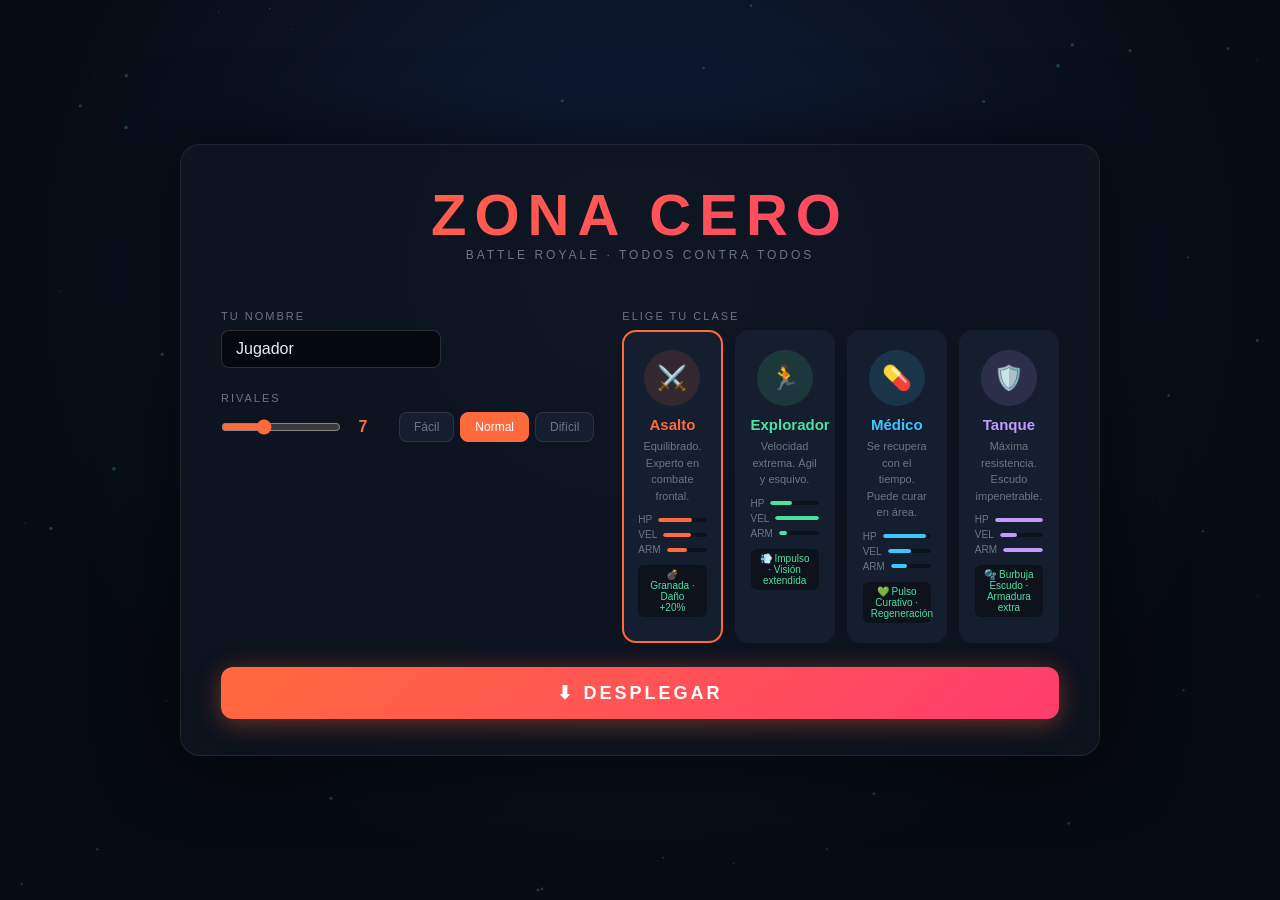
<file: zona-cero.html>
<!DOCTYPE html>
<html lang="es">
<head>
<meta charset="UTF-8">
<meta name="viewport" content="width=device-width, initial-scale=1.0">
<title>Zona Cero — Battle Royale</title>
<style>
:root{
  --bg:#070b12;--panel:#0f1520;--panel2:#151e2e;
  --accent:#ff6a3d;--accent2:#4ee1a0;--accent3:#3dc7ff;--accent4:#c49aff;
  --text:#e8ecf1;--muted:#6a7585;--danger:#ff4757;--warn:#ffd32a;
  --hp:#4ee1a0;--stam:#3dc7ff;--armor:#c49aff;
}
*{box-sizing:border-box;margin:0;padding:0;}
html,body{background:var(--bg);color:var(--text);font-family:'Segoe UI',Arial,sans-serif;overflow:hidden;height:100%;user-select:none;}

/* ─── LOBBY ─────────────────────────────────────────── */
#lobby{position:fixed;inset:0;z-index:100;display:flex;align-items:center;justify-content:center;overflow:hidden;}
#lobby-bg{position:absolute;inset:0;background:radial-gradient(ellipse at 50% 30%,#0f1f3d 0%,#070b12 70%);}
#lobby-canvas{position:absolute;inset:0;opacity:.5;}
.lobby-box{position:relative;z-index:2;width:920px;max-width:98vw;padding:36px 40px;background:rgba(15,21,32,.85);border:1px solid rgba(255,255,255,.08);border-radius:20px;backdrop-filter:blur(12px);box-shadow:0 0 80px rgba(0,0,0,.7);}
.lobby-title{text-align:center;margin-bottom:6px;}
.lobby-title h1{font-size:58px;letter-spacing:8px;font-weight:900;background:linear-gradient(135deg,var(--accent),#ff3d6e);-webkit-background-clip:text;-webkit-text-fill-color:transparent;background-clip:text;text-shadow:none;}
.lobby-title p{color:var(--muted);letter-spacing:3px;font-size:12px;text-transform:uppercase;}
.lobby-section{margin-top:24px;}
.lobby-section label{display:block;font-size:11px;color:var(--muted);letter-spacing:2px;text-transform:uppercase;margin-bottom:8px;}
#playerNameInput{width:220px;background:#0008;border:1px solid rgba(255,255,255,.15);border-radius:8px;color:var(--text);font-size:16px;padding:9px 14px;outline:none;transition:border .2s;}
#playerNameInput:focus{border-color:var(--accent);}
.class-grid{display:grid;grid-template-columns:repeat(4,1fr);gap:12px;}
.class-card{background:var(--panel2);border:2px solid transparent;border-radius:14px;padding:18px 14px;cursor:pointer;transition:all .2s;text-align:center;position:relative;overflow:hidden;}
.class-card::before{content:'';position:absolute;inset:0;opacity:0;transition:opacity .2s;border-radius:12px;}
.class-card:hover{transform:translateY(-3px);box-shadow:0 8px 30px rgba(0,0,0,.5);}
.class-card.selected{border-color:var(--accent);}
.class-card.selected::before{opacity:1;}
.class-icon{width:56px;height:56px;border-radius:50%;margin:0 auto 10px;display:flex;align-items:center;justify-content:center;font-size:24px;}
.class-name{font-size:15px;font-weight:700;margin-bottom:5px;}
.class-desc{font-size:11px;color:var(--muted);line-height:1.5;}
.class-stats{margin-top:10px;display:flex;flex-direction:column;gap:4px;}
.stat-row{display:flex;align-items:center;gap:6px;font-size:10px;color:var(--muted);}
.stat-bar{flex:1;height:4px;background:#0006;border-radius:2px;overflow:hidden;}
.stat-fill{height:100%;border-radius:2px;transition:width .4s;}
.ability-tag{margin-top:10px;background:#0006;border-radius:6px;padding:4px 8px;font-size:10px;color:var(--accent2);}
.lobby-row{display:flex;align-items:center;gap:24px;flex-wrap:wrap;}
.bot-control{display:flex;align-items:center;gap:10px;}
.bot-control span{font-size:13px;color:var(--muted);}
#botSlider{width:120px;accent-color:var(--accent);}
#botLabel{font-size:16px;font-weight:700;color:var(--accent);width:24px;text-align:center;}
.diff-btn{padding:7px 14px;background:var(--panel2);border:1px solid rgba(255,255,255,.1);border-radius:8px;color:var(--muted);font-size:12px;cursor:pointer;transition:all .2s;}
.diff-btn.active,.diff-btn:hover{background:var(--accent);color:#fff;border-color:var(--accent);}
#deployBtn{margin-top:24px;width:100%;padding:15px;background:linear-gradient(135deg,var(--accent),#ff3d6e);border:none;border-radius:12px;color:#fff;font-size:18px;font-weight:800;letter-spacing:3px;cursor:pointer;transition:all .2s;box-shadow:0 4px 24px rgba(255,106,61,.4);}
#deployBtn:hover{filter:brightness(1.1);transform:translateY(-2px);box-shadow:0 8px 32px rgba(255,106,61,.5);}
.hidden{display:none!important;}

/* ─── GAME ────────────────────────────────────────────── */
#game-wrap{position:fixed;inset:0;display:flex;align-items:center;justify-content:center;background:#000;}
canvas#c{display:block;image-rendering:pixelated;border-radius:6px;box-shadow:0 0 60px rgba(0,0,0,.8);}
#hud{position:absolute;inset:0;pointer-events:none;font-variant-numeric:tabular-nums;}

/* Bottom-left: HP / Armor / Stamina */
.bars-panel{position:absolute;left:14px;bottom:14px;width:230px;background:rgba(0,0,0,.55);border:1px solid rgba(255,255,255,.07);border-radius:12px;padding:10px 12px;}
.bar-row{display:flex;align-items:center;gap:7px;margin-bottom:6px;}
.bar-row:last-child{margin-bottom:0;}
.bar-icon{font-size:14px;width:18px;text-align:center;}
.bar-track{flex:1;height:10px;background:rgba(0,0,0,.4);border-radius:5px;overflow:hidden;border:1px solid rgba(255,255,255,.06);}
.bar-fill{height:100%;border-radius:5px;transition:width .12s ease;}
#hpFill{background:linear-gradient(90deg,#2b9,var(--hp));}
#armorFill{background:linear-gradient(90deg,#8a5cf6,var(--armor));}
#stamFill{background:linear-gradient(90deg,#1a9fc0,var(--stam));}
.bar-val{font-size:11px;color:var(--muted);min-width:30px;text-align:right;}

/* Bottom-right: weapon slots */
#weapon-panel{position:absolute;right:14px;bottom:14px;display:flex;flex-direction:column;align-items:flex-end;gap:8px;}
.weapon-slot{display:flex;align-items:center;gap:8px;background:rgba(0,0,0,.5);border:1px solid rgba(255,255,255,.07);border-radius:10px;padding:7px 12px;min-width:165px;transition:all .15s;}
.weapon-slot.active{border-color:var(--accent);background:rgba(255,106,61,.12);}
.ws-key{font-size:11px;color:var(--muted);width:14px;text-align:center;}
.ws-name{font-size:13px;font-weight:700;flex:1;}
.ws-ammo{font-size:11px;color:var(--muted);}
#reloadBar{height:3px;background:var(--accent);width:0%;transition:none;border-radius:2px;margin-top:3px;}

/* Top-center: zone info */
#zone-panel{position:absolute;top:14px;left:50%;transform:translateX(-50%);background:rgba(0,0,0,.6);border:1px solid rgba(255,255,255,.07);border-radius:20px;padding:7px 20px;font-size:12px;color:var(--muted);text-align:center;white-space:nowrap;}
#zone-panel b{color:var(--accent3);}
#zone-phase{color:var(--warn);font-weight:700;}

/* Top-left: kills + placement */
#stats-panel{position:absolute;top:14px;left:14px;background:rgba(0,0,0,.55);border:1px solid rgba(255,255,255,.07);border-radius:10px;padding:9px 14px;font-size:12px;display:flex;flex-direction:column;gap:5px;}
.stat-item{display:flex;align-items:center;gap:8px;color:var(--muted);}
.stat-item b{color:var(--text);font-size:15px;}
.stat-item span.label{font-size:10px;letter-spacing:1px;text-transform:uppercase;}

/* Ability bar - bottom center */
#ability-bar{position:absolute;bottom:14px;left:50%;transform:translateX(-50%);display:flex;gap:10px;}
.abil-slot{width:60px;height:60px;position:relative;background:rgba(0,0,0,.6);border:2px solid rgba(255,255,255,.1);border-radius:12px;display:flex;align-items:center;justify-content:center;flex-direction:column;gap:2px;}
.abil-slot.ready{border-color:var(--accent2);box-shadow:0 0 14px rgba(78,225,160,.3);}
.abil-key{font-size:10px;color:var(--muted);position:absolute;top:4px;left:6px;}
.abil-icon{font-size:20px;}
.abil-name{font-size:8px;color:var(--muted);text-align:center;line-height:1.1;}
.abil-cd-overlay{position:absolute;inset:0;background:rgba(0,0,0,.65);border-radius:10px;display:flex;align-items:center;justify-content:center;font-size:16px;font-weight:700;color:var(--warn);}
.abil-cd-ring{position:absolute;inset:-2px;border-radius:13px;}
.abil-slot.passive{border-color:rgba(196,154,255,.35);}
.abil-slot.passive .abil-icon{font-size:16px;}

/* Top-right: kill feed */
#killfeed{position:absolute;top:14px;right:14px;font-size:12px;text-align:right;max-width:240px;pointer-events:none;}
.kf-entry{background:rgba(0,0,0,.55);border-radius:8px;padding:4px 10px;margin-bottom:4px;border-left:3px solid var(--accent);opacity:1;transition:opacity 2s;}
.kf-entry.fade{opacity:0;}

/* Minimap */
#minimap{position:absolute;top:14px;right:14px;width:130px;height:130px;border:1px solid rgba(255,255,255,.12);border-radius:10px;overflow:hidden;background:rgba(0,0,0,.65);}
#minimapCanvas{display:block;}

/* Damage numbers */
.dmg-num{position:absolute;font-weight:800;pointer-events:none;text-shadow:0 2px 4px #000;}

/* Zone warning flash */
#zone-warning{position:absolute;inset:0;border:5px solid rgba(255,50,50,0);pointer-events:none;transition:border-color .15s;border-radius:6px;}

/* Crosshair */
#crosshair{position:absolute;pointer-events:none;width:24px;height:24px;transform:translate(-50%,-50%);}

/* Controls hint */
#controls-hint{position:absolute;bottom:80px;left:50%;transform:translateX(-50%);font-size:10px;color:rgba(255,255,255,.25);white-space:nowrap;pointer-events:none;}

/* Class badge */
#class-badge{position:absolute;left:14px;bottom:130px;background:rgba(0,0,0,.55);border:1px solid rgba(255,255,255,.07);border-radius:10px;padding:7px 12px;display:flex;align-items:center;gap:8px;}
#class-badge .cb-icon{font-size:18px;}
#class-badge .cb-name{font-size:12px;font-weight:700;}
#class-badge .cb-passive{font-size:10px;color:var(--muted);}

/* ─── OVERLAY ────────────────────────────────────────── */
#overlay{position:fixed;inset:0;z-index:200;background:rgba(0,0,0,.87);display:flex;flex-direction:column;align-items:center;justify-content:center;text-align:center;}
#overlay h1{font-size:68px;font-weight:900;letter-spacing:4px;margin-bottom:10px;}
#overlay .ov-sub{color:var(--muted);font-size:14px;max-width:460px;line-height:1.6;margin-bottom:20px;}
.ov-stats{display:flex;gap:32px;margin:16px 0;}
.ov-stat{text-align:center;}
.ov-stat .val{font-size:36px;font-weight:800;}
.ov-stat .lbl{font-size:11px;color:var(--muted);text-transform:uppercase;letter-spacing:1px;}
#overlay button{padding:14px 36px;background:linear-gradient(135deg,var(--accent),#ff3d6e);border:none;border-radius:30px;color:#fff;font-size:17px;font-weight:800;letter-spacing:2px;cursor:pointer;transition:all .2s;margin:6px;}
#overlay button:hover{filter:brightness(1.1);transform:translateY(-2px);}
#overlay .btn-lobby{background:transparent;border:1px solid rgba(255,255,255,.2);color:var(--muted);}
#overlay .btn-lobby:hover{background:rgba(255,255,255,.07);color:var(--text);}

/* Parachute overlay */
#parachute-screen{position:fixed;inset:0;z-index:150;background:linear-gradient(180deg,#0a1628 0%,#1a2f18 100%);display:flex;flex-direction:column;align-items:center;justify-content:flex-end;padding-bottom:80px;}
#parachute-screen p{font-size:22px;font-weight:700;letter-spacing:2px;color:rgba(255,255,255,.7);animation:pulse 1s ease-in-out infinite alternate;}
@keyframes pulse{from{opacity:.5;}to{opacity:1;}}

/* Pickup hint */
#pickup-hint{position:absolute;top:50%;left:50%;transform:translate(-50%,50px);font-size:13px;color:var(--accent2);background:rgba(0,0,0,.7);padding:6px 14px;border-radius:8px;border:1px solid var(--accent2);pointer-events:none;}

/* Grenade aim line */
#grenade-aim{position:absolute;inset:0;pointer-events:none;}
</style>
</head>
<body>

<!-- ═══ LOBBY ═══════════════════════════════════════════════ -->
<div id="lobby">
  <div id="lobby-bg"></div>
  <canvas id="lobby-canvas"></canvas>
  <div class="lobby-box">
    <div class="lobby-title">
      <h1>ZONA CERO</h1>
      <p>Battle Royale · Todos contra Todos</p>
    </div>

    <div style="display:flex;gap:28px;margin-top:24px;flex-wrap:wrap;">
      <div>
        <div class="lobby-section">
          <label>Tu Nombre</label>
          <input id="playerNameInput" type="text" maxlength="16" value="Jugador" autocomplete="off">
        </div>
        <div class="lobby-section">
          <label>Rivales</label>
          <div class="lobby-row">
            <div class="bot-control">
              <input id="botSlider" type="range" min="3" max="15" value="7">
              <span id="botLabel">7</span>
            </div>
            <div style="display:flex;gap:6px;">
              <button class="diff-btn" data-diff="easy">Fácil</button>
              <button class="diff-btn active" data-diff="normal">Normal</button>
              <button class="diff-btn" data-diff="hard">Difícil</button>
            </div>
          </div>
        </div>
      </div>
      <div style="flex:1;min-width:280px;">
        <div class="lobby-section">
          <label>Elige tu clase</label>
          <div class="class-grid" id="classGrid"></div>
        </div>
      </div>
    </div>
    <button id="deployBtn">⬇ DESPLEGAR</button>
  </div>
</div>

<!-- ═══ GAME ════════════════════════════════════════════════ -->
<div id="game-wrap" class="hidden">
  <canvas id="c" width="960" height="600"></canvas>
  <div id="hud">
    <!-- Bars -->
    <div class="bars-panel">
      <div class="bar-row"><span class="bar-icon">❤</span><div class="bar-track"><div class="bar-fill" id="hpFill" style="width:100%"></div></div><span class="bar-val" id="hpVal">100</span></div>
      <div class="bar-row"><span class="bar-icon">🛡</span><div class="bar-track"><div class="bar-fill" id="armorFill" style="width:0%"></div></div><span class="bar-val" id="armorVal">0</span></div>
      <div class="bar-row"><span class="bar-icon">⚡</span><div class="bar-track"><div class="bar-fill" id="stamFill" style="width:100%"></div></div><span class="bar-val" id="stamVal">100</span></div>
    </div>

    <!-- Kills + placement -->
    <div id="stats-panel">
      <div class="stat-item"><span class="label">Kills</span><b id="killCount">0</b></div>
      <div class="stat-item"><span class="label">Vivos</span><b id="aliveCount">-</b></div>
      <div class="stat-item"><span class="label">Colocación</span><b id="placement">#1</b></div>
    </div>

    <!-- Weapon slots -->
    <div id="weapon-panel">
      <div id="ws1" class="weapon-slot active"><span class="ws-key">1</span><span class="ws-name" id="wsn1">Puños</span><span class="ws-ammo" id="wsa1">—</span></div>
      <div id="ws2" class="weapon-slot"><span class="ws-key">2</span><span class="ws-name" id="wsn2">—</span><span class="ws-ammo" id="wsa2">—</span></div>
      <div id="ws3" class="weapon-slot"><span class="ws-key">3</span><span class="ws-name" id="wsn3">—</span><span class="ws-ammo" id="wsa3">—</span></div>
      <div id="ws4" class="weapon-slot"><span class="ws-key">4</span><span class="ws-name" id="wsn4">—</span><span class="ws-ammo" id="wsa4">—</span></div>
      <div id="reloadBar"></div>
    </div>

    <!-- Zone info -->
    <div id="zone-panel">Zona: <b id="zoneTimer">—</b>s &nbsp;|&nbsp; Fase <b id="zonePhase">1</b></div>

    <!-- Ability bar -->
    <div id="ability-bar">
      <div class="abil-slot" id="abilQ">
        <span class="abil-key">Q</span>
        <span class="abil-icon" id="abilQIcon">💥</span>
        <span class="abil-name" id="abilQName">Habilidad</span>
        <div class="abil-cd-overlay hidden" id="abilQCd">-</div>
      </div>
      <div class="abil-slot" id="abilF">
        <span class="abil-key">F</span>
        <span class="abil-icon" id="abilFIcon">🧱</span>
        <span class="abil-name" id="abilFName">Muro</span>
        <div class="abil-cd-overlay hidden" id="abilFCd">-</div>
      </div>
      <div class="abil-slot passive" id="abilPassive">
        <span class="abil-key">✦</span>
        <span class="abil-icon" id="abilPassIcon">⭐</span>
        <span class="abil-name" id="abilPassName">Pasivo</span>
      </div>
    </div>

    <!-- Class badge -->
    <div id="class-badge">
      <span class="cb-icon" id="cbIcon">⚔</span>
      <div><div class="cb-name" id="cbName">Asalto</div><div class="cb-passive" id="cbPassive">Daño +15%</div></div>
    </div>

    <!-- Kill feed -->
    <div id="killfeed"></div>

    <!-- Minimap -->
    <div id="minimap"><canvas id="minimapCanvas" width="130" height="130"></canvas></div>

    <!-- Zone warning -->
    <div id="zone-warning"></div>

    <!-- Pickup hint -->
    <div id="pickup-hint" class="hidden">Presiona E para recoger</div>

    <!-- Controls -->
    <div id="controls-hint">WASD mover · Mouse apuntar/disparar · R recargar · E recoger · Q habilidad · F muro · 1-4 arma · Shift correr</div>

    <!-- Crosshair -->
    <svg id="crosshair" viewBox="0 0 24 24" fill="none" xmlns="http://www.w3.org/2000/svg">
      <circle cx="12" cy="12" r="3" stroke="rgba(255,255,255,0.8)" stroke-width="1.5"/>
      <line x1="12" y1="2" x2="12" y2="8" stroke="rgba(255,255,255,0.5)" stroke-width="1.5"/>
      <line x1="12" y1="16" x2="12" y2="22" stroke="rgba(255,255,255,0.5)" stroke-width="1.5"/>
      <line x1="2" y1="12" x2="8" y2="12" stroke="rgba(255,255,255,0.5)" stroke-width="1.5"/>
      <line x1="16" y1="12" x2="22" y2="12" stroke="rgba(255,255,255,0.5)" stroke-width="1.5"/>
    </svg>
  </div>
</div>

<!-- ═══ PARACHUTE SCREEN ════════════════════════════════════ -->
<div id="parachute-screen" class="hidden">
  <canvas id="parachute-canvas" width="960" height="600" style="position:absolute;inset:0;margin:auto;"></canvas>
  <p>DESPLEGANDO PARACAÍDAS...</p>
</div>

<!-- ═══ OVERLAY (game over) ═════════════════════════════════ -->
<div id="overlay" class="hidden">
  <h1 id="ov-title">HAS CAÍDO</h1>
  <div class="ov-stats">
    <div class="ov-stat"><div class="val" id="ov-kills">0</div><div class="lbl">Eliminaciones</div></div>
    <div class="ov-stat"><div class="val" id="ov-place">-</div><div class="lbl">Colocación</div></div>
    <div class="ov-stat"><div class="val" id="ov-dmg">0</div><div class="lbl">Daño Total</div></div>
    <div class="ov-stat"><div class="val" id="ov-time">0s</div><div class="lbl">Tiempo Vivo</div></div>
  </div>
  <p class="ov-sub" id="ov-sub">Tu aventura terminó aquí. ¡Inténtalo de nuevo!</p>
  <div>
    <button id="playAgainBtn">Jugar de nuevo</button>
    <button class="btn-lobby" id="lobbyBtn">Volver al lobby</button>
  </div>
</div>

<script>
(function(){"use strict";

// ════════════════════════════════════════════════════════
//  CONFIG
// ════════════════════════════════════════════════════════
const W={w:2400,h:1800},V={w:960,h:600};
const ZONE_PHASES=[
  {waitTime:25,shrinkTime:9,shrinkTo:.64},
  {waitTime:20,shrinkTime:8,shrinkTo:.6},
  {waitTime:18,shrinkTime:7,shrinkTo:.55},
  {waitTime:15,shrinkTime:6,shrinkTo:.52},
  {waitTime:12,shrinkTime:5,shrinkTo:.5},
  {waitTime:10,shrinkTime:5,shrinkTo:.5}
];
const ZONE_DMG=4;
const N_OBSTACLES=30;
const N_CHESTS=20;
const WALL_CD=3.5;
const WALL_MAX=6;

// ─── CLASSES ────────────────────────────────────────────
const CLASSES={
  assault:{
    name:"Asalto",desc:"Equilibrado. Experto en combate frontal.",
    icon:"⚔️",color:"#ff6a3d",
    hp:100,speed:190,armor:25,
    abilityQ:"grenade",abilityF:true,
    passive:{name:"Daño +20%",desc:"Tus balas hacen 20% más daño.",dmgMult:1.2},
    statHP:0.7,statSpeed:0.65,statArmor:0.5
  },
  scout:{
    name:"Explorador",desc:"Velocidad extrema. Ágil y esquivo.",
    icon:"🏃",color:"#4ee1a0",
    hp:75,speed:255,armor:10,
    abilityQ:"dash",abilityF:true,
    passive:{name:"Visión extendida",desc:"Detecta enemigos a mayor distancia.",visionMult:1.3},
    statHP:0.45,statSpeed:1.0,statArmor:0.2
  },
  medic:{
    name:"Médico",desc:"Se recupera con el tiempo. Puede curar en área.",
    icon:"💊",color:"#3dc7ff",
    hp:120,speed:170,armor:20,
    abilityQ:"healPulse",abilityF:true,
    passive:{name:"Regeneración",desc:"Regenera 1 HP/s fuera de combate.",regen:1},
    statHP:0.9,statSpeed:0.55,statArmor:0.4
  },
  tank:{
    name:"Tanque",desc:"Máxima resistencia. Escudo impenetrable.",
    icon:"🛡️",color:"#c49aff",
    hp:160,speed:145,armor:55,
    abilityQ:"shieldBubble",abilityF:true,
    passive:{name:"Armadura extra",desc:"Absorbe 30% daño adicional con armadura.",armorBonus:.3},
    statHP:1.0,statSpeed:0.4,statArmor:1.0
  }
};

// ─── ABILITIES ──────────────────────────────────────────
const ABILITIES={
  grenade:{name:"Granada",icon:"💣",cd:12,
    do(p){throwGrenade(p);}},
  dash:{name:"Impulso",icon:"💨",cd:7,
    do(p){doDash(p);}},
  healPulse:{name:"Pulso Curativo",icon:"💚",cd:16,
    do(p){doHealPulse(p);}},
  shieldBubble:{name:"Burbuja Escudo",icon:"🫧",cd:20,
    do(p){doShieldBubble(p);}}
};

// ─── WEAPONS ────────────────────────────────────────────
const WEAPONS={
  fists:  {name:"Puños",   dmg:7,  fr:.50, bSpd:0,   range:46, ammoMax:Infinity,isMelee:true, col:"#ccc",icon:"✊"},
  pistol: {name:"Pistola", dmg:13, fr:.30, bSpd:640,  range:900, ammoMax:18, spread:.035, col:"#e0e0e0",icon:"🔫"},
  shotgun:{name:"Escopeta",dmg:9,  fr:.90, bSpd:560,  range:420, ammoMax:8,  spread:.24, pellets:6, col:"#ffb347",icon:"🔫"},
  rifle:  {name:"Rifle",   dmg:17, fr:.14, bSpd:900,  range:1100,ammoMax:30, spread:.045,col:"#4ee1a0",icon:"🔫"},
  smg:    {name:"SMG",     dmg:9,  fr:.09, bSpd:720,  range:650, ammoMax:42, spread:.10, col:"#79d4f5",icon:"🔫"},
  sniper: {name:"Francotirador",dmg:68,fr:1.9,bSpd:1450,range:1700,ammoMax:5,spread:.003,col:"#f5d979",icon:"🔭"},
  minigun:{name:"Minigun", dmg:7,  fr:.06, bSpd:820,  range:850, ammoMax:120,spread:.14,windUp:.8, col:"#ff5555",icon:"⚙️"},
  rocket: {name:"Lanzacohetes",dmg:85,fr:2.6,bSpd:390,range:700,ammoMax:4,spread:.008,isExplosive:true,explodeR:90,col:"#ff7b00",icon:"🚀"}
};

// ─── LOOT TABLE ─────────────────────────────────────────
const LOOT=[
  {type:'weapon',id:'pistol',weight:6},
  {type:'weapon',id:'shotgun',weight:5},
  {type:'weapon',id:'rifle',weight:4},
  {type:'weapon',id:'smg',weight:5},
  {type:'weapon',id:'sniper',weight:2},
  {type:'weapon',id:'minigun',weight:1},
  {type:'weapon',id:'rocket',weight:1},
  {type:'ammo',w:'pistol',amt:18,weight:5},
  {type:'ammo',w:'shotgun',amt:12,weight:4},
  {type:'ammo',w:'rifle',amt:24,weight:4},
  {type:'ammo',w:'smg',amt:42,weight:4},
  {type:'ammo',w:'sniper',amt:5,weight:2},
  {type:'ammo',w:'minigun',amt:60,weight:2},
  {type:'ammo',w:'rocket',amt:2,weight:1},
  {type:'heal',amt:35,weight:5},
  {type:'heal',amt:70,weight:3},
  {type:'armor',amt:30,weight:4},
  {type:'speed',dur:8,weight:3},
  {type:'shield',dur:10,weight:2}
];

function weightedLoot(){
  const total=LOOT.reduce((a,l)=>a+l.weight,0);
  let r=Math.random()*total;
  for(const l of LOOT){r-=l.weight;if(r<=0)return l;}
  return LOOT[0];
}

// ════════════════════════════════════════════════════════
//  STATE
// ════════════════════════════════════════════════════════
const canvas=document.getElementById('c');
const ctx=canvas.getContext('2d');
const mmCanvas=document.getElementById('minimapCanvas');
const mmCtx=mmCanvas.getContext('2d');

let keys={},mouse={x:V.w/2,y:V.h/2,down:false},running=false,gameOver=false;
let elapsed=0,totalDmgDealt=0,killCount=0,lastHitTime=-999;
let shakeAmt=0,shakeX=0,shakeY=0;
let obstacles=[],walls=[],chests=[],bullets=[],particles=[],grenades=[],dmgNums=[];
let drops=[]; // loot drops from dead bots
let rainDrops=[];
let zone={cx:W.w/2,cy:W.h/2,r:0,targetR:0,phase:0,waitTimer:0,shrinkTimer:0,shrinking:false,startR:0,startCx:0,startCy:0,targetCx:W.w/2,targetCy:W.h/2};
let player=null, bots=[];
let selectedClass='assault', selectedDiff='normal', playerName='Jugador';
let wallCooldown=0;
let minigunWindUp=0;
let parachuting=false, paraTimer=0;
let kfMessages=[];

// ─── AUDIO ──────────────────────────────────────────────
let audioCtx=null;
function getAudio(){if(!audioCtx)audioCtx=new(window.AudioContext||window.webkitAudioContext)();return audioCtx;}
function playSound(type,vol=0.4){
  try{
    const ac=getAudio();
    const osc=ac.createOscillator(), gain=ac.createGain();
    osc.connect(gain);gain.connect(ac.destination);
    gain.gain.setValueAtTime(vol,ac.currentTime);
    const sounds={
      shot:[{f:320,t:.05},{f:180,t:.05}],
      shotgunBlast:[{f:200,t:.08},{f:100,t:.1}],
      sniperCrack:[{f:800,t:.02},{f:300,t:.06}],
      hit:[{f:240,t:.08},{f:140,t:.06}],
      explode:[{f:80,t:.2},{f:40,t:.3}],
      pickup:[{f:660,t:.08},{f:880,t:.08}],
      reload:[{f:440,t:.12}],
      dash:[{f:600,t:.06},{f:900,t:.05}],
      heal:[{f:520,t:.1},{f:660,t:.1},{f:880,t:.12}],
      die:[{f:180,t:.4},{f:80,t:.4}]
    };
    const seq=sounds[type]||[{f:440,t:.1}];
    let t=ac.currentTime;
    for(const s of seq){
      osc.frequency.setValueAtTime(s.f,t);
      gain.gain.setValueAtTime(vol*(1-t*0.1),t);
      t+=s.t;
    }
    gain.gain.setValueAtTime(0,t);
    osc.start(ac.currentTime); osc.stop(t+.05);
  }catch(e){}
}

// ─── HELPERS ────────────────────────────────────────────
const rand=(a,b)=>a+Math.random()*(b-a);
const dist=(a,b)=>Math.hypot(a.x-b.x,a.y-b.y);
const clamp=(v,lo,hi)=>Math.max(lo,Math.min(hi,v));
const angDiff=(a,b)=>{let d=((a-b)%(Math.PI*2)+Math.PI*3)%(Math.PI*2)-Math.PI;return Math.abs(d);};

// ─── CAMERA ─────────────────────────────────────────────
function camOffset(){
  const px=player?player.x:W.w/2, py=player?player.y:W.h/2;
  return{x:clamp(px-V.w/2,0,W.w-V.w),y:clamp(py-V.h/2,0,W.h-V.h)};
}
function s2w(sx,sy){const c=camOffset();return{x:sx+c.x,y:sy+c.y};}
function w2s(x,y){const c=camOffset();return{x:x-c.x,y:y-c.y};}

// ════════════════════════════════════════════════════════
//  LOBBY
// ════════════════════════════════════════════════════════
(function buildLobby(){
  const grid=document.getElementById('classGrid');
  for(const [id,cls] of Object.entries(CLASSES)){
    const card=document.createElement('div');
    card.className='class-card'+(id==='assault'?' selected':'');
    card.dataset.class=id;
    card.innerHTML=`
      <div class="class-icon" style="background:${cls.color}22;color:${cls.color}">${cls.icon}</div>
      <div class="class-name" style="color:${cls.color}">${cls.name}</div>
      <div class="class-desc">${cls.desc}</div>
      <div class="class-stats">
        <div class="stat-row">HP<div class="stat-bar"><div class="stat-fill" style="width:${cls.statHP*100}%;background:${cls.color}"></div></div></div>
        <div class="stat-row">VEL<div class="stat-bar"><div class="stat-fill" style="width:${cls.statSpeed*100}%;background:${cls.color}"></div></div></div>
        <div class="stat-row">ARM<div class="stat-bar"><div class="stat-fill" style="width:${cls.statArmor*100}%;background:${cls.color}"></div></div></div>
      </div>
      <div class="ability-tag">${ABILITIES[cls.abilityQ].icon} ${ABILITIES[cls.abilityQ].name} · ${cls.passive.name}</div>`;
    card.addEventListener('click',()=>{
      document.querySelectorAll('.class-card').forEach(c=>c.classList.remove('selected'));
      card.classList.add('selected');
      selectedClass=id;
    });
    grid.appendChild(card);
  }

  const slider=document.getElementById('botSlider');
  const lbl=document.getElementById('botLabel');
  slider.addEventListener('input',()=>lbl.textContent=slider.value);

  document.querySelectorAll('.diff-btn').forEach(b=>{
    b.addEventListener('click',()=>{
      document.querySelectorAll('.diff-btn').forEach(x=>x.classList.remove('active'));
      b.classList.add('active');
      selectedDiff=b.dataset.diff;
    });
  });

  // Lobby background animated particles
  const lc=document.getElementById('lobby-canvas');
  lc.width=window.innerWidth; lc.height=window.innerHeight;
  const lCtx=lc.getContext('2d');
  const stars=Array.from({length:100},()=>({x:Math.random()*lc.width,y:Math.random()*lc.height,r:Math.random()*1.5+.3,spd:Math.random()*20+5}));
  function animLobby(){
    if(!document.getElementById('lobby').classList.contains('hidden')){
      lCtx.clearRect(0,0,lc.width,lc.height);
      lCtx.fillStyle='rgba(78,225,160,0.5)';
      for(const s of stars){
        s.y+=s.spd*(1/60);
        if(s.y>lc.height) s.y=0;
        lCtx.beginPath();lCtx.arc(s.x,s.y,s.r,0,Math.PI*2);lCtx.fill();
      }
      requestAnimationFrame(animLobby);
    }
  }
  animLobby();
})();

document.getElementById('deployBtn').addEventListener('click',()=>{
  playerName=document.getElementById('playerNameInput').value.trim()||'Jugador';
  const nBots=parseInt(document.getElementById('botSlider').value);
  document.getElementById('lobby').classList.add('hidden');
  startParachute(nBots);
});

// ════════════════════════════════════════════════════════
//  PARACHUTE INTRO
// ════════════════════════════════════════════════════════
let paraCanvas, paraCtx2, paraPlayer;
function startParachute(nBots){
  document.getElementById('parachute-screen').classList.remove('hidden');
  paraCanvas=document.getElementById('parachute-canvas');
  paraCtx2=paraCanvas.getContext('2d');
  paraPlayer={x:480,y:-60,vx:rand(-20,20),vy:0};
  paraTimer=0;
  parachuting=true;
  (function pLoop(){
    if(!parachuting) return;
    paraTimer+=1/60;
    paraPlayer.vy+=15;
    paraPlayer.x+=paraPlayer.vx*(1/60);
    paraPlayer.y+=paraPlayer.vy*(1/60);
    paraCtx2.clearRect(0,0,paraCanvas.width,paraCanvas.height);
    // sky gradient
    const grad=paraCtx2.createLinearGradient(0,0,0,paraCanvas.height);
    grad.addColorStop(0,'#0a1628'); grad.addColorStop(1,'#1a2f18');
    paraCtx2.fillStyle=grad; paraCtx2.fillRect(0,0,paraCanvas.width,paraCanvas.height);
    // stars
    paraCtx2.fillStyle='rgba(255,255,255,0.6)';
    for(let i=0;i<40;i++){paraCtx2.fillRect((i*197)%paraCanvas.width,(i*137)%200,1.5,1.5);}
    // parachute
    const px=paraPlayer.x, py=paraPlayer.y;
    paraCtx2.fillStyle='#ff6a3d';
    paraCtx2.beginPath(); paraCtx2.arc(px,py-40,30,Math.PI,0); paraCtx2.fill();
    paraCtx2.strokeStyle='rgba(255,255,255,0.4)'; paraCtx2.lineWidth=1;
    paraCtx2.beginPath();paraCtx2.moveTo(px-28,py-40);paraCtx2.lineTo(px,py);paraCtx2.stroke();
    paraCtx2.beginPath();paraCtx2.moveTo(px+28,py-40);paraCtx2.lineTo(px,py);paraCtx2.stroke();
    // player
    paraCtx2.beginPath(); paraCtx2.arc(px,py,8,0,Math.PI*2);
    paraCtx2.fillStyle=CLASSES[selectedClass].color; paraCtx2.fill();
    // ground
    paraCtx2.fillStyle='#2a3d22';
    paraCtx2.fillRect(0,paraCanvas.height-60,paraCanvas.width,60);
    if(paraPlayer.y>paraCanvas.height-70){
      parachuting=false;
      document.getElementById('parachute-screen').classList.add('hidden');
      initGame(nBots);
    } else {
      requestAnimationFrame(pLoop);
    }
  })();
}

// ════════════════════════════════════════════════════════
//  GAME INIT
// ════════════════════════════════════════════════════════
function initGame(nBots){
  obstacles=[]; walls=[]; chests=[]; bullets=[]; particles=[]; grenades=[]; dmgNums=[]; drops=[]; rainDrops=[];
  bots=[]; elapsed=0; totalDmgDealt=0; killCount=0; lastHitTime=-999; shakeAmt=0; wallCooldown=0; minigunWindUp=0;
  kfMessages=[];

  const startR=Math.min(W.w,W.h)*0.48;
  zone={cx:W.w/2,cy:W.h/2,r:startR,targetR:startR,phase:0,waitTimer:ZONE_PHASES[0].waitTime,shrinkTimer:0,shrinking:false,startR,startCx:W.w/2,startCy:W.h/2,targetCx:W.w/2,targetCy:W.h/2};

  // obstacles
  for(let i=0;i<N_OBSTACLES;i++){
    obstacles.push({x:rand(80,W.w-80),y:rand(80,W.h-80),r:rand(20,45),type:Math.random()<.5?'rock':'tree'});
  }
  // chests
  for(let i=0;i<N_CHESTS;i++) chests.push(spawnChest());
  // rain
  for(let i=0;i<120;i++) rainDrops.push({x:rand(0,W.w),y:rand(0,W.h),spd:rand(300,600),len:rand(8,18)});

  // player
  const cls=CLASSES[selectedClass];
  player={
    x:W.w/2,y:W.h/2+rand(-80,80),r:16,
    hp:cls.hp,maxHp:cls.hp,
    armor:cls.armor,maxArmor:cls.armor,
    stam:100,maxStam:100,
    baseSpeed:cls.speed,
    class:selectedClass,
    facing:0,alive:true,isPlayer:true,
    weapons:{fists:true},
    ammo:{fists:Infinity,pistol:0,shotgun:0,rifle:0,smg:0,sniper:0,minigun:0,rocket:0},
    currentWeapon:'fists',
    fireTimer:0, reloading:false, reloadTimer:0, reloadMax:1.3,
    abilityQCd:0, abilityFCd:0,
    speedBoostUntil:0, shieldUntil:0,
    hitFlash:0, invulnUntil:0,
    name:playerName,
    dmgMult: cls.passive.dmgMult||1,
    regenRate: cls.passive.regen||0,
    visionMult: cls.passive.visionMult||1
  };

  // bots
  const diff={easy:{hp:.6,spd:.75,aim:.12,reactDist:380},normal:{hp:1,spd:1,aim:.07,reactDist:460},hard:{hp:1.35,spd:1.2,aim:.025,reactDist:540}}[selectedDiff];
  const botRoles=['aggressive','defensive','sniper'];
  for(let i=0;i<nBots;i++){
    let x,y,tries=0;
    do{x=rand(150,W.w-150);y=rand(150,W.h-150);tries++;}while(dist({x,y},player)<400&&tries<20);
    const role=botRoles[i%botRoles.length];
    const botWeapon=role==='sniper'?'sniper':(['pistol','rifle','shotgun','smg'][Math.floor(Math.random()*4)]);
    bots.push({
      x,y,r:16,
      hp:70*diff.hp,maxHp:70*diff.hp,
      armor:rand(0,25),maxArmor:50,
      alive:true,
      speed:role==='sniper'?100:130*diff.spd,
      weapon:botWeapon,
      ammo:{[botWeapon]:999},
      fireTimer:rand(0,1.5),
      aimErr:diff.aim+(role==='sniper'?.005:0),
      reactDist:(role==='sniper'?700:diff.reactDist)*1,
      state:'roam',
      roamTarget:{x:rand(0,W.w),y:rand(0,W.h)},
      aimAngle:0,hitFlash:0,
      name:'Rival '+Math.floor(rand(100,999)),
      role,
      strafeTimer:rand(0,2),strafeDir:1,
      lastSeenPlayer:{x:W.w/2,y:W.h/2}
    });
  }

  updateHUDStatic();
  document.getElementById('game-wrap').classList.remove('hidden');
  document.getElementById('overlay').classList.add('hidden');
  running=true; gameOver=false;
  lastTime=performance.now();
  requestAnimationFrame(loop);
}

function spawnChest(){
  return{x:rand(120,W.w-120),y:rand(120,W.h-120),opened:false,loot:weightedLoot(),r:15,bob:rand(0,Math.PI*2)};
}

// ════════════════════════════════════════════════════════
//  INPUT
// ════════════════════════════════════════════════════════
window.addEventListener('keydown',e=>{
  keys[e.key.toLowerCase()]=true;
  if(!running||gameOver) return;
  const k=e.key;
  if(k==='1') tryEquip(0);
  if(k==='2') tryEquip(1);
  if(k==='3') tryEquip(2);
  if(k==='4') tryEquip(3);
  if(k.toLowerCase()==='r') startReload();
  if(k.toLowerCase()==='e') tryPickup();
  if(k.toLowerCase()==='q') useAbilityQ();
  if(k.toLowerCase()==='f') placeWall();
  e.preventDefault&&['arrowup','arrowdown','arrowleft','arrowright',' '].includes(k.toLowerCase())&&e.preventDefault();
});
window.addEventListener('keyup',e=>{keys[e.key.toLowerCase()]=false;});
canvas.addEventListener('mousemove',e=>{
  const r=canvas.getBoundingClientRect();
  const scaleX=V.w/r.width, scaleY=V.h/r.height;
  mouse.x=(e.clientX-r.left)*scaleX;
  mouse.y=(e.clientY-r.top)*scaleY;
  // move crosshair
  const ch=document.getElementById('crosshair');
  ch.style.left=((e.clientX-r.left))+'px';
  ch.style.top=((e.clientY-r.top))+'px';
});
canvas.addEventListener('mousedown',()=>{mouse.down=true;});
window.addEventListener('mouseup',()=>{mouse.down=false;});
canvas.style.cursor='none';

function getWeaponList(){
  const list=[];
  for(const wk of ['fists','pistol','shotgun','rifle','smg','sniper','minigun','rocket']){
    if(player.weapons[wk]) list.push(wk);
  }
  return list;
}
function tryEquip(idx){
  const list=getWeaponList();
  if(list[idx]) player.currentWeapon=list[idx];
}

function startReload(){
  const w=player.currentWeapon;
  if(WEAPONS[w].isMelee||player.reloading) return;
  const cap=WEAPONS[w].ammoMax;
  if(player.ammo[w]>=cap) return;
  player.reloading=true;
  player.reloadMax=w==='sniper'?2.2:w==='minigun'?3:w==='rocket'?2.5:1.3;
  player.reloadTimer=player.reloadMax;
  playSound('reload',.3);
}

function tryPickup(){
  for(const c of chests){
    if(c.opened) continue;
    if(dist(c,player)<50){openChest(c);return;}
  }
  for(let i=drops.length-1;i>=0;i--){
    const d=drops[i];
    if(dist(d,player)<40){applyLoot(d.loot,true);drops.splice(i,1);addKF("Recogiste: "+lootName(d.loot));return;}
  }
}

function openChest(c){
  c.opened=true;
  applyLoot(c.loot,true);
  addKF("Cofre: "+lootName(c.loot));
  playSound('pickup');
  spawnParticles(c.x,c.y,8,'#ffd873');
}

function applyLoot(loot,isPlayer){
  const p=isPlayer?player:null;
  if(!p) return;
  if(loot.type==='weapon'){
    p.weapons[loot.id]=true;
    const cap=WEAPONS[loot.id].ammoMax;
    p.ammo[loot.id]=Math.min(cap,(p.ammo[loot.id]||0)+Math.floor(cap*.6));
    p.currentWeapon=loot.id;
  } else if(loot.type==='ammo'){
    p.ammo[loot.w]=Math.min(WEAPONS[loot.w].ammoMax*3,(p.ammo[loot.w]||0)+loot.amt);
  } else if(loot.type==='heal'){
    p.hp=Math.min(p.maxHp,p.hp+loot.amt);
    spawnParticles(p.x,p.y,10,'#4ee1a0');
    playSound('heal',.3);
  } else if(loot.type==='armor'){
    p.armor=Math.min(p.maxArmor||80,p.armor+loot.amt);
    spawnParticles(p.x,p.y,8,'#c49aff');
  } else if(loot.type==='speed'){
    p.speedBoostUntil=elapsed+loot.dur;
  } else if(loot.type==='shield'){
    p.shieldUntil=elapsed+loot.dur;
  }
}

function lootName(loot){
  if(loot.type==='weapon') return WEAPONS[loot.id].name;
  if(loot.type==='ammo') return 'Munición '+WEAPONS[loot.w].name;
  if(loot.type==='heal') return 'Botiquín +'+loot.amt;
  if(loot.type==='armor') return 'Armadura +'+loot.amt;
  if(loot.type==='speed') return 'Poción velocidad';
  if(loot.type==='shield') return 'Escudo temporal';
  return 'Objeto';
}

// ════════════════════════════════════════════════════════
//  ABILITIES
// ════════════════════════════════════════════════════════
function useAbilityQ(){
  if(player.abilityQCd>0) return;
  const ab=ABILITIES[CLASSES[player.class].abilityQ];
  ab.do(player);
  player.abilityQCd=ab.cd;
}

function throwGrenade(p){
  const wm=s2w(mouse.x,mouse.y);
  const ang=Math.atan2(wm.y-p.y,wm.x-p.x);
  grenades.push({x:p.x,y:p.y,dx:Math.cos(ang)*380,dy:Math.sin(ang)*380,timer:2.2,owner:'player',r:7});
  playSound('shot',.4);
}

function doDash(p){
  const wm=s2w(mouse.x,mouse.y);
  const ang=Math.atan2(wm.y-p.y,wm.x-p.x);
  const dashDist=160;
  const nx=clamp(p.x+Math.cos(ang)*dashDist,p.r,W.w-p.r);
  const ny=clamp(p.y+Math.sin(ang)*dashDist,p.r,W.h-p.r);
  p.x=nx; p.y=ny;
  p.invulnUntil=elapsed+.4;
  spawnParticles(p.x,p.y,12,'#4ee1a0');
  playSound('dash',.5);
  addShake(3);
}

function doHealPulse(p){
  p.hp=Math.min(p.maxHp,p.hp+40);
  spawnParticles(p.x,p.y,16,'#4ee1a0');
  playSound('heal',.5);
  // also heal nearby (team feature placeholder - heals player only for now)
  addDmgNum(p.x,p.y,'+40 HP','#4ee1a0');
}

function doShieldBubble(p){
  p.shieldUntil=elapsed+6;
  spawnParticles(p.x,p.y,20,'#3dc7ff');
  addKF("¡Burbuja de escudo activada!");
}

// ════════════════════════════════════════════════════════
//  WALLS
// ════════════════════════════════════════════════════════
function placeWall(){
  if(wallCooldown>0) return;
  const dx=Math.cos(player.facing), dy=Math.sin(player.facing);
  walls.push({x:player.x+dx*55,y:player.y+dy*55,angle:player.facing,len:72,thick:14,hp:90,maxHp:90});
  if(walls.length>WALL_MAX) walls.shift();
  wallCooldown=WALL_CD;
  playSound('hit',.2);
}

// ════════════════════════════════════════════════════════
//  COLLISION
// ════════════════════════════════════════════════════════
function blockedAt(x,y,r){
  if(x-r<0||x+r>W.w||y-r<0||y+r>W.h) return true;
  for(const o of obstacles){if(dist({x,y},o)<r+o.r) return true;}
  for(const w of walls){if(wallCollide(x,y,r,w)) return true;}
  return false;
}
function wallCollide(x,y,r,w){
  const cdx=Math.cos(w.angle),cdy=Math.sin(w.angle);
  const half=w.len/2;
  const rx=x-w.x, ry=y-w.y;
  const t=clamp(rx*cdx+ry*cdy,-half,half);
  const cx=w.x+cdx*t, cy=w.y+cdy*t;
  return dist({x,y},{x:cx,y:cy})<r+w.thick/2;
}

// ════════════════════════════════════════════════════════
//  FIRING
// ════════════════════════════════════════════════════════
function fireWeapon(shooter,isP){
  const wk=isP?player.currentWeapon:shooter.weapon;
  const wd=WEAPONS[wk];
  let angle;
  if(isP){
    const wm=s2w(mouse.x,mouse.y);
    angle=Math.atan2(wm.y-shooter.y,wm.x-shooter.x);
    player.facing=angle;
  } else {
    angle=shooter.aimAngle+rand(-shooter.aimErr,shooter.aimErr);
  }

  // minigun wind up
  if(wk==='minigun'){
    if(isP){
      minigunWindUp=Math.min(1,minigunWindUp+0.04);
      if(minigunWindUp<0.5) return;
    }
  }

  if(wd.isMelee){
    const targets=isP?bots.filter(b=>b.alive):[player];
    for(const t of targets){
      if(!t.alive) continue;
      const a2=Math.atan2(t.y-shooter.y,t.x-shooter.x);
      if(dist(shooter,t)<wd.range&&angDiff(a2,angle)<0.65){
        const dmg=wd.dmg*(isP?player.dmgMult:1);
        damageEntity(t,dmg,isP);
        spawnParticles(t.x,t.y,5,'#ff5555');
        playSound('hit');
      }
    }
    spawnParticles(shooter.x+Math.cos(angle)*30,shooter.y+Math.sin(angle)*30,3,'#fff');
    return;
  }

  if(isP){
    if((player.ammo[wk]||0)<=0){addKF("Sin munición — recarga con R");return;}
    if(player.reloading) return;
    player.ammo[wk]--;
  }

  const pellets=wd.pellets||1;
  for(let i=0;i<pellets;i++){
    const sp=(Math.random()-.5)*(wd.spread||0)*2;
    const a=angle+sp;
    bullets.push({
      x:shooter.x+Math.cos(a)*shooter.r,
      y:shooter.y+Math.sin(a)*shooter.r,
      dx:Math.cos(a)*wd.bSpd, dy:Math.sin(a)*wd.bSpd,
      dmg:wd.dmg*(isP?player.dmgMult:1),
      life:wd.range/wd.bSpd,
      owner:isP?'player':'bot',
      col:wd.col, wk,
      isExplosive:wd.isExplosive||false,
      explodeR:wd.explodeR||0
    });
  }

  if(isP){
    const sndMap={pistol:'shot',shotgun:'shotgunBlast',sniper:'sniperCrack',rifle:'shot',smg:'shot',minigun:'shot',rocket:'shot'};
    playSound(sndMap[wk]||'shot',.4);
    // muzzle flash particle
    spawnParticles(shooter.x+Math.cos(angle)*20,shooter.y+Math.sin(angle)*20,3,wd.col);
  }
}

// ════════════════════════════════════════════════════════
//  DAMAGE
// ════════════════════════════════════════════════════════
function damageEntity(ent,dmg,byPlayer){
  if(ent.alive===false) return;
  if(elapsed<(ent.invulnUntil||0)) return;
  if(elapsed<(ent.shieldUntil||0)) dmg*=0.1;

  let absorbed=0;
  if(ent.armor>0){
    const armorRatio= ent.isPlayer&&CLASSES[player.class].passive.armorBonus ? .5+CLASSES[player.class].passive.armorBonus : .4;
    absorbed=Math.min(ent.armor, dmg*armorRatio);
    ent.armor=Math.max(0,ent.armor-absorbed*(2));
    dmg-=absorbed;
  }
  ent.hp-=dmg;
  ent.hitFlash=0.18;
  if(byPlayer){
    totalDmgDealt+=Math.round(dmg);
    addDmgNum(ent.x,ent.y,'-'+Math.round(dmg),'#ff5555');
    lastHitTime=elapsed;
  }
  if(ent.hp<=0&&ent.alive!==false){
    ent.alive=false;
    if(ent.isPlayer){
      playSound('die',.5);
      endGame(false);
    } else {
      if(byPlayer){killCount++;addShake(4);}
      addKF((byPlayer?`<span style="color:#ff6a3d">${playerName}</span>`:'Un rival')+' eliminó a '+ent.name);
      playSound('die',.35);
      // drop loot
      if(ent.weapon&&ent.weapon!=='fists'){
        const lootDrop={type:'weapon',id:ent.weapon};
        drops.push({x:ent.x+rand(-20,20),y:ent.y+rand(-20,20),loot:lootDrop,r:12,bob:rand(0,Math.PI*2)});
      }
      drops.push({x:ent.x+rand(-25,25),y:ent.y+rand(-25,25),loot:{type:'heal',amt:25},r:10,bob:rand(0,Math.PI*2)});
      spawnParticles(ent.x,ent.y,20,'#ff4444');
      addShake(2);
    }
  }
}

function explodeAt(x,y,r,owner){
  addShake(10);
  spawnParticles(x,y,30,'#ff7b00');
  spawnParticles(x,y,20,'#ffff00');
  for(const b of bots){
    if(!b.alive) continue;
    const d=dist({x,y},b);
    if(d<r) damageEntity(b,85*(1-d/r),owner==='player');
  }
  if(dist({x,y},player)<r) damageEntity(player,85*(1-dist({x,y},player)/r),false);
  playSound('explode',.6);
  // destroy walls
  for(let i=walls.length-1;i>=0;i--){
    if(dist({x,y},walls[i])<r+walls[i].len/2) walls.splice(i,1);
  }
}

function addShake(amt){shakeAmt=Math.max(shakeAmt,amt);}
function addDmgNum(x,y,txt,col){dmgNums.push({x,y,txt,col,life:0.9,vy:-60});}

// ════════════════════════════════════════════════════════
//  PARTICLES
// ════════════════════════════════════════════════════════
function spawnParticles(x,y,n,col){
  for(let i=0;i<n;i++){
    particles.push({x,y,dx:rand(-150,150),dy:rand(-150,150),life:rand(0.3,0.7),col,r:rand(2,5)});
  }
}

// ════════════════════════════════════════════════════════
//  UPDATE
// ════════════════════════════════════════════════════════
function updatePlayer(dt){
  if(!player.alive) return;

  // passive regen (medic)
  if(player.regenRate&&elapsed-lastHitTime>4){
    player.hp=Math.min(player.maxHp,player.hp+player.regenRate*dt);
  }

  let dx=0,dy=0;
  if(keys['w']) dy-=1;
  if(keys['s']) dy+=1;
  if(keys['a']) dx-=1;
  if(keys['d']) dx+=1;
  const moving=dx!==0||dy!==0;
  if(moving){const l=Math.hypot(dx,dy);dx/=l;dy/=l;}

  let spd=player.baseSpeed;
  if(elapsed<player.speedBoostUntil) spd*=1.7;
  const sprint=keys['shift']&&player.stam>4&&moving;
  if(sprint){spd*=1.55;player.stam=Math.max(0,player.stam-dt*30);}
  else{player.stam=Math.min(player.maxStam,player.stam+dt*16);}

  const wk=player.currentWeapon;
  if(wk==='minigun'&&!mouse.down) minigunWindUp=Math.max(0,minigunWindUp-dt*2);

  const nx=player.x+dx*spd*dt;
  const ny=player.y+dy*spd*dt;
  if(!blockedAt(nx,player.y,player.r)) player.x=clamp(nx,player.r,W.w-player.r);
  if(!blockedAt(player.x,ny,player.r)) player.y=clamp(ny,player.r,W.h-player.r);

  const wm=s2w(mouse.x,mouse.y);
  player.facing=Math.atan2(wm.y-player.y,wm.x-player.x);

  if(player.fireTimer>0) player.fireTimer-=dt;
  const wd=WEAPONS[wk];
  const fr=wk==='minigun'?wd.fr*(minigunWindUp):wd.fr;
  if(mouse.down&&player.fireTimer<=0){
    fireWeapon(player,true);
    player.fireTimer=fr;
  }

  if(player.reloading){
    player.reloadTimer-=dt;
    document.getElementById('reloadBar').style.width=(100*(1-player.reloadTimer/player.reloadMax))+'%';
    if(player.reloadTimer<=0){
      player.reloading=false;
      player.ammo[player.currentWeapon]=WEAPONS[player.currentWeapon].ammoMax;
      document.getElementById('reloadBar').style.width='0%';
    }
  }

  if(dist(player,zone)>zone.r){
    player.hp-=ZONE_DMG*dt;
    if(player.hp<=0&&player.alive){player.alive=false;endGame(false);}
    document.getElementById('zone-warning').style.borderColor='rgba(255,50,50,'+(.3+.2*Math.sin(elapsed*8))+')';
  } else {
    document.getElementById('zone-warning').style.borderColor='rgba(255,50,50,0)';
  }

  if(player.hitFlash>0) player.hitFlash-=dt;
  if(player.abilityQCd>0) player.abilityQCd-=dt;
  if(wallCooldown>0) wallCooldown-=dt;
}

// mini wind-up tracking variable needs to be in outer scope
let wk='fists'; // fallback, gets overridden each frame

function updateBots(dt){
  for(const b of bots){
    if(!b.alive) continue;
    if(b.hitFlash>0) b.hitFlash-=dt;

    const dP=player.alive?dist(b,player):Infinity;
    const sees=dP<b.reactDist&&player.alive;

    b.strafeTimer-=dt;
    if(b.strafeTimer<=0){b.strafeDir*=-1;b.strafeTimer=rand(1,2.5);}

    let mx=b.x, my=b.y;
    if(sees){
      b.state='engage';
      b.lastSeenPlayer={x:player.x,y:player.y};
      const aim=b.aimAngle=Math.atan2(player.y-b.y,player.x-b.x);
      const perp=aim+Math.PI/2;

      if(b.role==='sniper'){
        // sniper keeps distance
        if(dP<350){mx=b.x-Math.cos(aim)*b.speed;my=b.y-Math.sin(aim)*b.speed;}
        else if(dP>550){mx=b.x+Math.cos(aim)*b.speed;my=b.y+Math.sin(aim)*b.speed;}
        else{mx=b.x+Math.cos(perp)*b.strafeDir*b.speed;my=b.y+Math.sin(perp)*b.strafeDir*b.speed;}
      } else if(b.role==='aggressive'){
        mx=b.x+Math.cos(aim)*b.speed+Math.cos(perp)*b.strafeDir*30;
        my=b.y+Math.sin(aim)*b.speed+Math.sin(perp)*b.strafeDir*30;
      } else {
        // defensive
        if(dP<180){mx=b.x-Math.cos(aim)*b.speed;my=b.y-Math.sin(aim)*b.speed;}
        else if(dP>320){mx=b.x+Math.cos(aim)*b.speed;my=b.y+Math.sin(aim)*b.speed;}
        else{mx=b.x+Math.cos(perp)*b.strafeDir*b.speed;my=b.y+Math.sin(perp)*b.strafeDir*b.speed;}
      }

      b.fireTimer-=dt;
      if(b.fireTimer<=0){
        fireWeapon(b,false);
        b.fireTimer=WEAPONS[b.weapon].fr*rand(1.0,1.6);
      }
    } else {
      // go to last seen position or roam
      const target=b.state==='engage'?b.lastSeenPlayer:b.roamTarget;
      if(dist(b,target)<30){
        b.state='roam';
        b.roamTarget={x:rand(80,W.w-80),y:rand(80,W.h-80)};
      }
      mx=b.x; my=b.y;
      const ang2=Math.atan2(target.y-b.y,target.x-b.x);
      mx+=Math.cos(ang2)*b.speed; my+=Math.sin(ang2)*b.speed;
      b.aimAngle=ang2;
    }

    // stay in zone
    if(dist(b,zone)>zone.r*.92){
      const ang3=Math.atan2(zone.cy-b.y,zone.cx-b.x);
      mx=b.x+Math.cos(ang3)*b.speed*1.4;
      my=b.y+Math.sin(ang3)*b.speed*1.4;
    }

    const nx=clamp(mx,b.r,W.w-b.r), ny=clamp(my,b.r,W.h-b.r);
    const nnx=nx+(nx-b.x)*dt, nny=ny+(ny-b.y)*dt;
    if(!blockedAt(nnx,b.y,b.r)) b.x=nnx;
    if(!blockedAt(b.x,nny,b.r)) b.y=nny;

    if(dist(b,zone)>zone.r){
      b.hp-=ZONE_DMG*dt;
      if(b.hp<=0&&b.alive){b.alive=false;addKF('La zona eliminó a '+b.name);}
    }

    // bot also picks up drops
    for(let i=drops.length-1;i>=0;i--){
      if(dist(b,drops[i])<30&&drops[i].loot.type==='heal'){
        b.hp=Math.min(b.maxHp,b.hp+(drops[i].loot.amt||25));
        drops.splice(i,1);
      }
    }
  }
}

function updateBullets(dt){
  for(let i=bullets.length-1;i>=0;i--){
    const bl=bullets[i];
    bl.x+=bl.dx*dt; bl.y+=bl.dy*dt; bl.life-=dt;
    let dead=bl.life<=0||bl.x<0||bl.x>W.w||bl.y<0||bl.y>W.h;

    if(!dead){
      for(const o of obstacles){
        if(dist(bl,o)<o.r+3){
          dead=true;
          if(bl.isExplosive) explodeAt(bl.x,bl.y,bl.explodeR,bl.owner);
          spawnParticles(bl.x,bl.y,4,'#888');
          break;
        }
      }
    }
    if(!dead){
      for(let wi=walls.length-1;wi>=0;wi--){
        if(wallCollide(bl.x,bl.y,3,walls[wi])){
          if(bl.isExplosive){explodeAt(bl.x,bl.y,bl.explodeR,bl.owner);dead=true;break;}
          walls[wi].hp-=bl.dmg*.7;
          spawnParticles(bl.x,bl.y,3,'#a9713b');
          if(walls[wi].hp<=0) walls.splice(wi,1);
          dead=true; break;
        }
      }
    }
    if(!dead){
      if(bl.owner==='player'){
        for(const b of bots){
          if(b.alive&&dist(bl,b)<b.r){
            if(bl.isExplosive){explodeAt(bl.x,bl.y,bl.explodeR,'player');}
            else{damageEntity(b,bl.dmg,true);spawnParticles(bl.x,bl.y,6,'#ff5555');playSound('hit',.3);}
            dead=true; break;
          }
        }
      } else {
        if(player.alive&&dist(bl,player)<player.r){
          if(bl.isExplosive){explodeAt(bl.x,bl.y,bl.explodeR,'bot');}
          else{damageEntity(player,bl.dmg,false);spawnParticles(bl.x,bl.y,6,'#ff5555');addShake(3);}
          dead=true;
        }
      }
    }
    if(dead) bullets.splice(i,1);
  }
}

function updateGrenades(dt){
  for(let i=grenades.length-1;i>=0;i--){
    const g=grenades[i];
    g.x+=g.dx*dt; g.y+=g.dy*dt;
    g.dx*=Math.pow(0.85,dt*60); g.dy*=Math.pow(0.85,dt*60);
    g.timer-=dt;
    if(g.timer<=0){
      explodeAt(g.x,g.y,g.r==='player'?90:90,g.owner);
      grenades.splice(i,1);
    }
    // bounce off walls/edges
    if(g.x<20||g.x>W.w-20) g.dx*=-0.6;
    if(g.y<20||g.y>W.h-20) g.dy*=-0.6;
  }
}

function updateParticles(dt){
  for(let i=particles.length-1;i>=0;i--){
    const p=particles[i];
    p.x+=(p.dx||0)*dt; p.y+=(p.dy||0)*dt;
    p.dx*=Math.pow(0.7,dt*60); p.dy*=Math.pow(0.7,dt*60);
    p.life-=dt;
    if(p.life<=0) particles.splice(i,1);
  }
}

function updateDmgNums(dt){
  for(let i=dmgNums.length-1;i>=0;i--){
    const d=dmgNums[i];
    d.y+=d.vy*dt; d.vy*=.9; d.life-=dt;
    if(d.life<=0) dmgNums.splice(i,1);
  }
}

function updateRain(dt){
  const cam=camOffset();
  for(const r of rainDrops){
    r.y+=r.spd*dt;
    r.x+=20*dt;
    if(r.y>W.h) r.y=0;
    if(r.x>W.w) r.x=0;
  }
}

function updateZone(dt){
  zone.waitTimer-=dt;
  if(!zone.shrinking&&zone.waitTimer<=0&&zone.phase<ZONE_PHASES.length){
    const ph=ZONE_PHASES[zone.phase];
    zone.shrinking=true;
    zone.shrinkTimer=ph.shrinkTime;
    zone.startR=zone.r; zone.targetR=Math.max(60,zone.r*ph.shrinkTo);
    zone.startCx=zone.cx; zone.startCy=zone.cy;
    zone.targetCx=clamp(zone.cx+rand(-300,300),zone.targetR+80,W.w-zone.targetR-80);
    zone.targetCy=clamp(zone.cy+rand(-300,300),zone.targetR+80,W.h-zone.targetR-80);
    zone.phase++;
  }
  if(zone.shrinking){
    zone.shrinkTimer-=dt;
    const t=clamp(1-zone.shrinkTimer/ZONE_PHASES[Math.max(0,zone.phase-1)].shrinkTime,0,1);
    const ease=t*t*(3-2*t);
    zone.r=zone.startR+(zone.targetR-zone.startR)*ease;
    zone.cx=zone.startCx+(zone.targetCx-zone.startCx)*ease;
    zone.cy=zone.startCy+(zone.targetCy-zone.startCy)*ease;
    if(t>=1){
      zone.shrinking=false;
      zone.waitTimer=zone.phase<ZONE_PHASES.length?ZONE_PHASES[zone.phase].waitTime:999;
    }
  }
}

// ════════════════════════════════════════════════════════
//  RENDER
// ════════════════════════════════════════════════════════
function render(){
  if(!player) return;
  ctx.save();
  if(shakeAmt>0.1){
    shakeX=(Math.random()-.5)*shakeAmt*2;
    shakeY=(Math.random()-.5)*shakeAmt*2;
    ctx.translate(shakeX,shakeY);
    shakeAmt*=.82;
  }

  drawBackground();
  drawRain();
  drawZone();
  drawDrops();
  drawChests();
  drawObstacles();
  drawWalls();
  drawGrenades();
  drawBullets();
  drawParticles();
  for(const b of bots) if(b.alive) drawCharacter(b,false);
  if(player.alive) drawCharacter(player,true);
  drawDmgNums();
  ctx.restore();
  drawMinimap();
}

function drawBackground(){
  const cam=camOffset();
  ctx.fillStyle='#1a2318';
  ctx.fillRect(0,0,V.w,V.h);
  // grid
  ctx.strokeStyle='rgba(255,255,255,0.03)';
  ctx.lineWidth=1;
  const g=80;
  for(let x=-(cam.x%g);x<V.w;x+=g){ctx.beginPath();ctx.moveTo(x,0);ctx.lineTo(x,V.h);ctx.stroke();}
  for(let y=-(cam.y%g);y<V.h;y+=g){ctx.beginPath();ctx.moveTo(0,y);ctx.lineTo(V.w,y);ctx.stroke();}
  // world border
  const bx1=-cam.x, by1=-cam.y, bx2=W.w-cam.x, by2=W.h-cam.y;
  ctx.strokeStyle='rgba(255,100,50,0.5)';
  ctx.lineWidth=4;
  ctx.strokeRect(bx1,by1,W.w,W.h);
}

function drawRain(){
  const cam=camOffset();
  ctx.strokeStyle='rgba(173,216,230,0.12)';
  ctx.lineWidth=1;
  for(const r of rainDrops){
    const sx=r.x-cam.x, sy=r.y-cam.y;
    if(sx<-10||sx>V.w+10||sy<-10||sy>V.h+10) continue;
    ctx.beginPath();
    ctx.moveTo(sx,sy);
    ctx.lineTo(sx+r.len*.1,sy+r.len);
    ctx.stroke();
  }
}

function drawZone(){
  const cam=camOffset();
  const sx=zone.cx-cam.x, sy=zone.cy-cam.y;
  // danger zone overlay
  ctx.save();
  ctx.beginPath();
  ctx.rect(0,0,V.w,V.h);
  ctx.arc(sx,sy,zone.r,0,Math.PI*2,true);
  ctx.fillStyle='rgba(140,0,30,0.32)';
  ctx.fill('evenodd');
  ctx.restore();
  // zone ring
  ctx.beginPath();
  ctx.arc(sx,sy,zone.r,0,Math.PI*2);
  ctx.strokeStyle='#3dc7ff';
  ctx.lineWidth=3;
  ctx.shadowColor='#3dc7ff'; ctx.shadowBlur=14;
  ctx.stroke(); ctx.shadowBlur=0;
  // next zone indicator
  if(zone.shrinking){
    ctx.beginPath();
    ctx.arc(zone.targetCx-cam.x,zone.targetCy-cam.y,zone.targetR,0,Math.PI*2);
    ctx.strokeStyle='rgba(255,215,0,0.4)';
    ctx.lineWidth=2;
    ctx.setLineDash([8,8]);
    ctx.stroke();
    ctx.setLineDash([]);
  }
}

function drawObstacles(){
  for(const o of obstacles){
    const s=w2s(o.x,o.y);
    if(s.x<-60||s.x>V.w+60||s.y<-60||s.y>V.h+60) continue;
    ctx.beginPath();
    if(o.type==='tree'){
      ctx.arc(s.x,s.y,o.r,0,Math.PI*2);
      ctx.fillStyle='#2a5c2e';
      ctx.fill();
      ctx.strokeStyle='#1a3d1e';
      ctx.lineWidth=2;
      ctx.stroke();
      ctx.beginPath();
      ctx.arc(s.x,s.y,o.r*.55,0,Math.PI*2);
      ctx.fillStyle='#3a7c3e';
      ctx.fill();
    } else {
      ctx.arc(s.x,s.y,o.r,0,Math.PI*2);
      ctx.fillStyle='#4a4f55';
      ctx.fill();
      ctx.strokeStyle='#2a2f35';
      ctx.lineWidth=2;
      ctx.stroke();
    }
  }
}

function drawWalls(){
  for(const w of walls){
    const s=w2s(w.x,w.y);
    ctx.save();
    ctx.translate(s.x,s.y);
    ctx.rotate(w.angle+Math.PI/2);
    ctx.fillStyle='#8b5e3c';
    ctx.fillRect(-w.len/2,-w.thick/2,w.len,w.thick);
    ctx.strokeStyle='#5a3d25';
    ctx.lineWidth=2;
    ctx.strokeRect(-w.len/2,-w.thick/2,w.len,w.thick);
    ctx.restore();
    // hp bar
    const hpRatio=w.hp/w.maxHp;
    ctx.fillStyle='rgba(0,0,0,.6)';
    ctx.fillRect(s.x-20,s.y-w.thick/2-8,40,4);
    ctx.fillStyle=hpRatio>.5?'#4ee1a0':'#ff6a3d';
    ctx.fillRect(s.x-20,s.y-w.thick/2-8,40*hpRatio,4);
  }
}

function drawChests(){
  let pickupNear=false;
  const t=elapsed;
  for(const c of chests){
    if(c.opened) continue;
    c.bob=(c.bob||0)+0.04;
    const s=w2s(c.x,c.y);
    if(s.x<-40||s.x>V.w+40||s.y<-40||s.y>V.h+40) continue;
    const by=Math.sin(c.bob)*2;
    ctx.save();
    ctx.translate(s.x,s.y+by);
    // glow
    ctx.shadowColor='#ffd873'; ctx.shadowBlur=12;
    ctx.fillStyle='#b8762a';
    ctx.fillRect(-14,-10,28,20);
    ctx.strokeStyle='#7a531a';
    ctx.lineWidth=2;
    ctx.strokeRect(-14,-10,28,20);
    ctx.fillStyle='#ffd873';
    ctx.fillRect(-3,-10,6,20);
    ctx.shadowBlur=0;
    ctx.restore();
    if(dist(c,player)<52) pickupNear=true;
  }
  document.getElementById('pickup-hint').classList.toggle('hidden',!pickupNear&&drops.filter(d=>dist(d,player)<45).length===0);
}

function drawDrops(){
  for(const d of drops){
    d.bob=(d.bob||0)+0.05;
    const s=w2s(d.x,d.y);
    if(s.x<-30||s.x>V.w+30||s.y<-30||s.y>V.h+30) continue;
    const by=Math.sin(d.bob)*2;
    ctx.save();
    ctx.translate(s.x,s.y+by);
    const isWeapon=d.loot.type==='weapon';
    ctx.shadowColor=isWeapon?'#ff6a3d':'#4ee1a0'; ctx.shadowBlur=10;
    ctx.beginPath();
    ctx.arc(0,0,d.r,0,Math.PI*2);
    ctx.fillStyle=isWeapon?'rgba(255,106,61,.3)':'rgba(78,225,160,.3)';
    ctx.fill();
    ctx.fillStyle=isWeapon?'#ff6a3d':'#4ee1a0';
    ctx.font='bold 13px Arial';
    ctx.textAlign='center';
    ctx.textBaseline='middle';
    ctx.fillText(isWeapon?'🔫':'❤',0,0);
    ctx.shadowBlur=0;
    ctx.restore();
  }
}

function drawGrenades(){
  for(const g of grenades){
    const s=w2s(g.x,g.y);
    ctx.beginPath();
    ctx.arc(s.x,s.y,7,0,Math.PI*2);
    ctx.fillStyle='#3d5a3d';
    ctx.fill();
    ctx.strokeStyle='#1a2e1a';
    ctx.lineWidth=2;
    ctx.stroke();
    // timer ring
    const tRatio=clamp(g.timer/2.2,0,1);
    ctx.beginPath();
    ctx.arc(s.x,s.y,9,0,Math.PI*2*tRatio);
    ctx.strokeStyle=tRatio<.3?'#ff4444':'#ffd32a';
    ctx.lineWidth=2;
    ctx.stroke();
  }
}

function drawBullets(){
  for(const bl of bullets){
    const s=w2s(bl.x,bl.y);
    if(bl.wk==='rocket'){
      ctx.save();
      ctx.translate(s.x,s.y);
      ctx.rotate(Math.atan2(bl.dy,bl.dx));
      ctx.fillStyle='#ff7b00';
      ctx.fillRect(-8,-3,16,6);
      ctx.shadowColor='#ff4400'; ctx.shadowBlur=10;
      ctx.fill();
      ctx.shadowBlur=0;
      ctx.restore();
    } else {
      ctx.beginPath();
      ctx.arc(s.x,s.y,bl.wk==='sniper'?5:3,0,Math.PI*2);
      ctx.fillStyle=bl.col||'#fff';
      ctx.shadowColor=bl.col||'#fff'; ctx.shadowBlur=7;
      ctx.fill(); ctx.shadowBlur=0;
    }
  }
}

function drawParticles(){
  for(const p of particles){
    const s=w2s(p.x,p.y);
    const alpha=clamp(p.life/0.5,0,1);
    ctx.globalAlpha=alpha;
    ctx.beginPath();
    ctx.arc(s.x,s.y,p.r,0,Math.PI*2);
    ctx.fillStyle=p.col;
    ctx.fill();
    ctx.globalAlpha=1;
  }
}

function drawCharacter(ent,isP){
  const s=w2s(ent.x,ent.y);
  if(s.x<-30||s.x>V.w+30||s.y<-30||s.y>V.h+30) return;

  // shadow
  ctx.beginPath();
  ctx.ellipse(s.x,s.y+ent.r*.7,ent.r*.9,ent.r*.4,0,0,Math.PI*2);
  ctx.fillStyle='rgba(0,0,0,.35)';
  ctx.fill();

  // shield ring
  if(elapsed<(ent.shieldUntil||0)){
    ctx.beginPath();
    ctx.arc(s.x,s.y,ent.r+8,0,Math.PI*2);
    ctx.strokeStyle='#3dc7ff';
    ctx.lineWidth=3;
    ctx.shadowColor='#3dc7ff'; ctx.shadowBlur=16;
    ctx.stroke(); ctx.shadowBlur=0;
  }

  // body
  const col=isP?CLASSES[player.class].color:(ent.hitFlash>0?'#ff8888':'#ff6a3d');
  ctx.beginPath();
  ctx.arc(s.x,s.y,ent.r,0,Math.PI*2);
  ctx.fillStyle=ent.hitFlash>0&&!isP?'#ff8888':(isP&&ent.hitFlash>0?'#ff9999':col);
  ctx.shadowColor=col; ctx.shadowBlur=isP?10:6;
  ctx.fill(); ctx.shadowBlur=0;
  ctx.strokeStyle='rgba(0,0,0,.5)'; ctx.lineWidth=2;
  ctx.stroke();

  // direction line
  const ang=isP?ent.facing:(ent.aimAngle||0);
  ctx.beginPath();
  ctx.moveTo(s.x,s.y);
  ctx.lineTo(s.x+Math.cos(ang)*ent.r*1.7,s.y+Math.sin(ang)*ent.r*1.7);
  ctx.strokeStyle='rgba(255,255,255,.7)'; ctx.lineWidth=3;
  ctx.stroke();

  // hp bar
  ctx.fillStyle='rgba(0,0,0,.7)';
  ctx.fillRect(s.x-22,s.y-ent.r-17,44,5);
  const hpRatio=Math.max(0,ent.hp/ent.maxHp);
  ctx.fillStyle=isP?'#4ee1a0':(hpRatio>.5?'#ff8c4a':'#ff4444');
  ctx.fillRect(s.x-22,s.y-ent.r-17,44*hpRatio,5);

  // armor bar (only show if has armor)
  if((ent.armor||0)>0){
    ctx.fillStyle='rgba(0,0,0,.7)';
    ctx.fillRect(s.x-22,s.y-ent.r-24,44,4);
    ctx.fillStyle='#c49aff';
    ctx.fillRect(s.x-22,s.y-ent.r-24,44*(ent.armor/(ent.maxArmor||80)),4);
  }

  if(!isP){
    ctx.fillStyle='rgba(150,160,180,.8)';
    ctx.font='10px Arial';
    ctx.textAlign='center';
    ctx.fillText(ent.name,s.x,s.y-ent.r-28);
  }
}

function drawDmgNums(){
  for(const d of dmgNums){
    const s=w2s(d.x,d.y);
    const alpha=clamp(d.life/0.9,0,1);
    ctx.globalAlpha=alpha;
    ctx.fillStyle=d.col;
    ctx.font='bold 16px Arial';
    ctx.textAlign='center';
    ctx.shadowColor=d.col; ctx.shadowBlur=6;
    ctx.fillText(d.txt,s.x,s.y);
    ctx.shadowBlur=0;
    ctx.globalAlpha=1;
  }
}

function drawMinimap(){
  const mm=mmCtx;
  const mw=130, mh=130;
  const scaleX=mw/W.w, scaleY=mh/W.h;
  mm.clearRect(0,0,mw,mh);
  mm.fillStyle='rgba(7,11,18,.85)';
  mm.fillRect(0,0,mw,mh);

  // zone
  mm.beginPath();
  mm.arc(zone.cx*scaleX,zone.cy*scaleY,zone.r*scaleX,0,Math.PI*2);
  mm.strokeStyle='#3dc7ff'; mm.lineWidth=1.5;
  mm.stroke();
  mm.fillStyle='rgba(61,199,255,.06)';
  mm.fill();

  // obstacles
  mm.fillStyle='rgba(74,79,85,.6)';
  for(const o of obstacles){
    mm.beginPath();
    mm.arc(o.x*scaleX,o.y*scaleY,o.r*scaleX,0,Math.PI*2);
    mm.fill();
  }

  // chests
  mm.fillStyle='#ffd873';
  for(const c of chests){
    if(c.opened) continue;
    mm.fillRect(c.x*scaleX-2,c.y*scaleY-2,4,4);
  }

  // drops
  mm.fillStyle='#ff6a3d';
  for(const d of drops){
    mm.beginPath();
    mm.arc(d.x*scaleX,d.y*scaleY,3,0,Math.PI*2);
    mm.fill();
  }

  // bots
  for(const b of bots){
    if(!b.alive) continue;
    mm.beginPath();
    mm.arc(b.x*scaleX,b.y*scaleY,4,0,Math.PI*2);
    mm.fillStyle='#ff6a3d';
    mm.fill();
  }

  // player
  if(player&&player.alive){
    mm.beginPath();
    mm.arc(player.x*scaleX,player.y*scaleY,5,0,Math.PI*2);
    mm.fillStyle=CLASSES[player.class].color;
    mm.shadowColor=CLASSES[player.class].color; mm.shadowBlur=6;
    mm.fill(); mm.shadowBlur=0;
    // facing
    mm.beginPath();
    mm.moveTo(player.x*scaleX,player.y*scaleY);
    mm.lineTo((player.x+Math.cos(player.facing)*30)*scaleX,(player.y+Math.sin(player.facing)*30)*scaleY);
    mm.strokeStyle='rgba(255,255,255,.5)'; mm.lineWidth=1;
    mm.stroke();
  }

  // border
  mm.strokeStyle='rgba(255,255,255,.15)';
  mm.lineWidth=1;
  mm.strokeRect(0,0,mw,mh);
}

// ════════════════════════════════════════════════════════
//  HUD UPDATE
// ════════════════════════════════════════════════════════
function updateHUD(){
  if(!player) return;
  // bars
  document.getElementById('hpFill').style.width=clamp(player.hp/player.maxHp*100,0,100)+'%';
  document.getElementById('hpVal').textContent=Math.ceil(Math.max(0,player.hp));
  document.getElementById('armorFill').style.width=clamp((player.armor||0)/(player.maxArmor||80)*100,0,100)+'%';
  document.getElementById('armorVal').textContent=Math.ceil(Math.max(0,player.armor||0));
  document.getElementById('stamFill').style.width=clamp(player.stam/player.maxStam*100,0,100)+'%';
  document.getElementById('stamVal').textContent=Math.ceil(player.stam);

  // kills / alive
  document.getElementById('killCount').textContent=killCount;
  const alive=bots.filter(b=>b.alive).length+(player.alive?1:0);
  document.getElementById('aliveCount').textContent=alive;
  const dead=bots.filter(b=>!b.alive).length+(player.alive?0:1);
  document.getElementById('placement').textContent='#'+(alive-1-killCount+killCount+1);

  // weapon slots
  const wList=getWeaponList();
  for(let i=0;i<4;i++){
    const wk=wList[i];
    const slot=document.getElementById('ws'+(i+1));
    const nm=document.getElementById('wsn'+(i+1));
    const am=document.getElementById('wsa'+(i+1));
    if(!wk){
      nm.textContent='—'; am.textContent='—';
      slot.classList.remove('active');
    } else {
      const wd=WEAPONS[wk];
      nm.textContent=wd.icon+' '+wd.name;
      am.textContent=wd.isMelee?'CUERPO':(player.ammo[wk]+'/'+wd.ammoMax);
      slot.classList.toggle('active',player.currentWeapon===wk);
    }
  }

  // zone
  const timeLeft=zone.shrinking?zone.shrinkTimer:zone.waitTimer;
  document.getElementById('zoneTimer').textContent=Math.max(0,Math.ceil(timeLeft));
  document.getElementById('zonePhase').textContent=zone.phase||1;

  // abilities
  const qCd=player.abilityQCd;
  const abilInfo=ABILITIES[CLASSES[player.class].abilityQ];
  document.getElementById('abilQIcon').textContent=abilInfo.icon;
  document.getElementById('abilQName').textContent=abilInfo.name;
  const qCdEl=document.getElementById('abilQCd');
  if(qCd>0){qCdEl.classList.remove('hidden');qCdEl.textContent=Math.ceil(qCd)+'s';document.getElementById('abilQ').classList.remove('ready');}
  else{qCdEl.classList.add('hidden');document.getElementById('abilQ').classList.add('ready');}

  const fCd=wallCooldown;
  const fCdEl=document.getElementById('abilFCd');
  if(fCd>0){fCdEl.classList.remove('hidden');fCdEl.textContent=Math.ceil(fCd)+'s';document.getElementById('abilF').classList.remove('ready');}
  else{fCdEl.classList.add('hidden');document.getElementById('abilF').classList.add('ready');}
}

function updateHUDStatic(){
  const cls=CLASSES[selectedClass];
  document.getElementById('cbIcon').textContent=cls.icon;
  document.getElementById('cbName').textContent=cls.name;
  document.getElementById('cbPassive').textContent=cls.passive.name;
}

function addKF(msg){
  kfMessages.unshift(msg);
  if(kfMessages.length>7) kfMessages.pop();
  const el=document.getElementById('killfeed');
  el.innerHTML=kfMessages.map(m=>`<div class="kf-entry">${m}</div>`).join('');
  // fade old ones
  setTimeout(()=>{
    const entries=el.querySelectorAll('.kf-entry');
    if(entries.length>0) entries[entries.length-1].classList.add('fade');
  },4000);
}

// ════════════════════════════════════════════════════════
//  GAME LOOP
// ════════════════════════════════════════════════════════
let lastTime=0;
function loop(ts){
  if(!running) return;
  const dt=Math.min(0.05,(ts-lastTime)/1000||0);
  lastTime=ts;

  if(!gameOver){
    elapsed+=dt;
    updatePlayer(dt);
    updateBots(dt);
    updateBullets(dt);
    updateGrenades(dt);
    updateParticles(dt);
    updateDmgNums(dt);
    updateRain(dt);
    updateZone(dt);
    checkWinLose();
  }
  render();
  updateHUD();
  requestAnimationFrame(loop);
}

function checkWinLose(){
  if(bots.filter(b=>b.alive).length===0&&player.alive) endGame(true);
}

function endGame(won){
  gameOver=true; running=false;
  const ov=document.getElementById('overlay');
  ov.classList.remove('hidden');
  const title=document.getElementById('ov-title');
  title.textContent=won?'¡VICTORIA REAL!':'HAS CAÍDO';
  title.style.color=won?'var(--accent2)':'var(--danger)';
  document.getElementById('ov-kills').textContent=killCount;
  const totalBots=bots.length;
  const place=won?1:bots.filter(b=>!b.alive).length+1;
  document.getElementById('ov-place').textContent='#'+(won?1:totalBots+1-killCount);
  document.getElementById('ov-dmg').textContent=totalDmgDealt;
  document.getElementById('ov-time').textContent=Math.round(elapsed)+'s';
  document.getElementById('ov-sub').textContent=won
    ?'¡Eliminaste a todos los rivales y sobreviviste! Eres el último en pie.'
    :'Tu aventura terminó aquí. Busca mejor equipamiento y vigila la zona.';
}

document.getElementById('playAgainBtn').addEventListener('click',()=>{
  document.getElementById('overlay').classList.add('hidden');
  document.getElementById('game-wrap').classList.add('hidden');
  startParachute(parseInt(document.getElementById('botSlider').value));
});
document.getElementById('lobbyBtn').addEventListener('click',()=>{
  document.getElementById('overlay').classList.add('hidden');
  document.getElementById('game-wrap').classList.add('hidden');
  document.getElementById('lobby').classList.remove('hidden');
  running=false; gameOver=false;
});

// resize canvas to fit screen
function resizeCanvas(){
  const wrap=document.getElementById('game-wrap');
  const ww=window.innerWidth, wh=window.innerHeight;
  const scale=Math.min(ww/V.w,wh/V.h);
  canvas.style.width=Math.floor(V.w*scale)+'px';
  canvas.style.height=Math.floor(V.h*scale)+'px';
}
window.addEventListener('resize',resizeCanvas);
resizeCanvas();

})();
</script>
</body>
</html>
</file>
